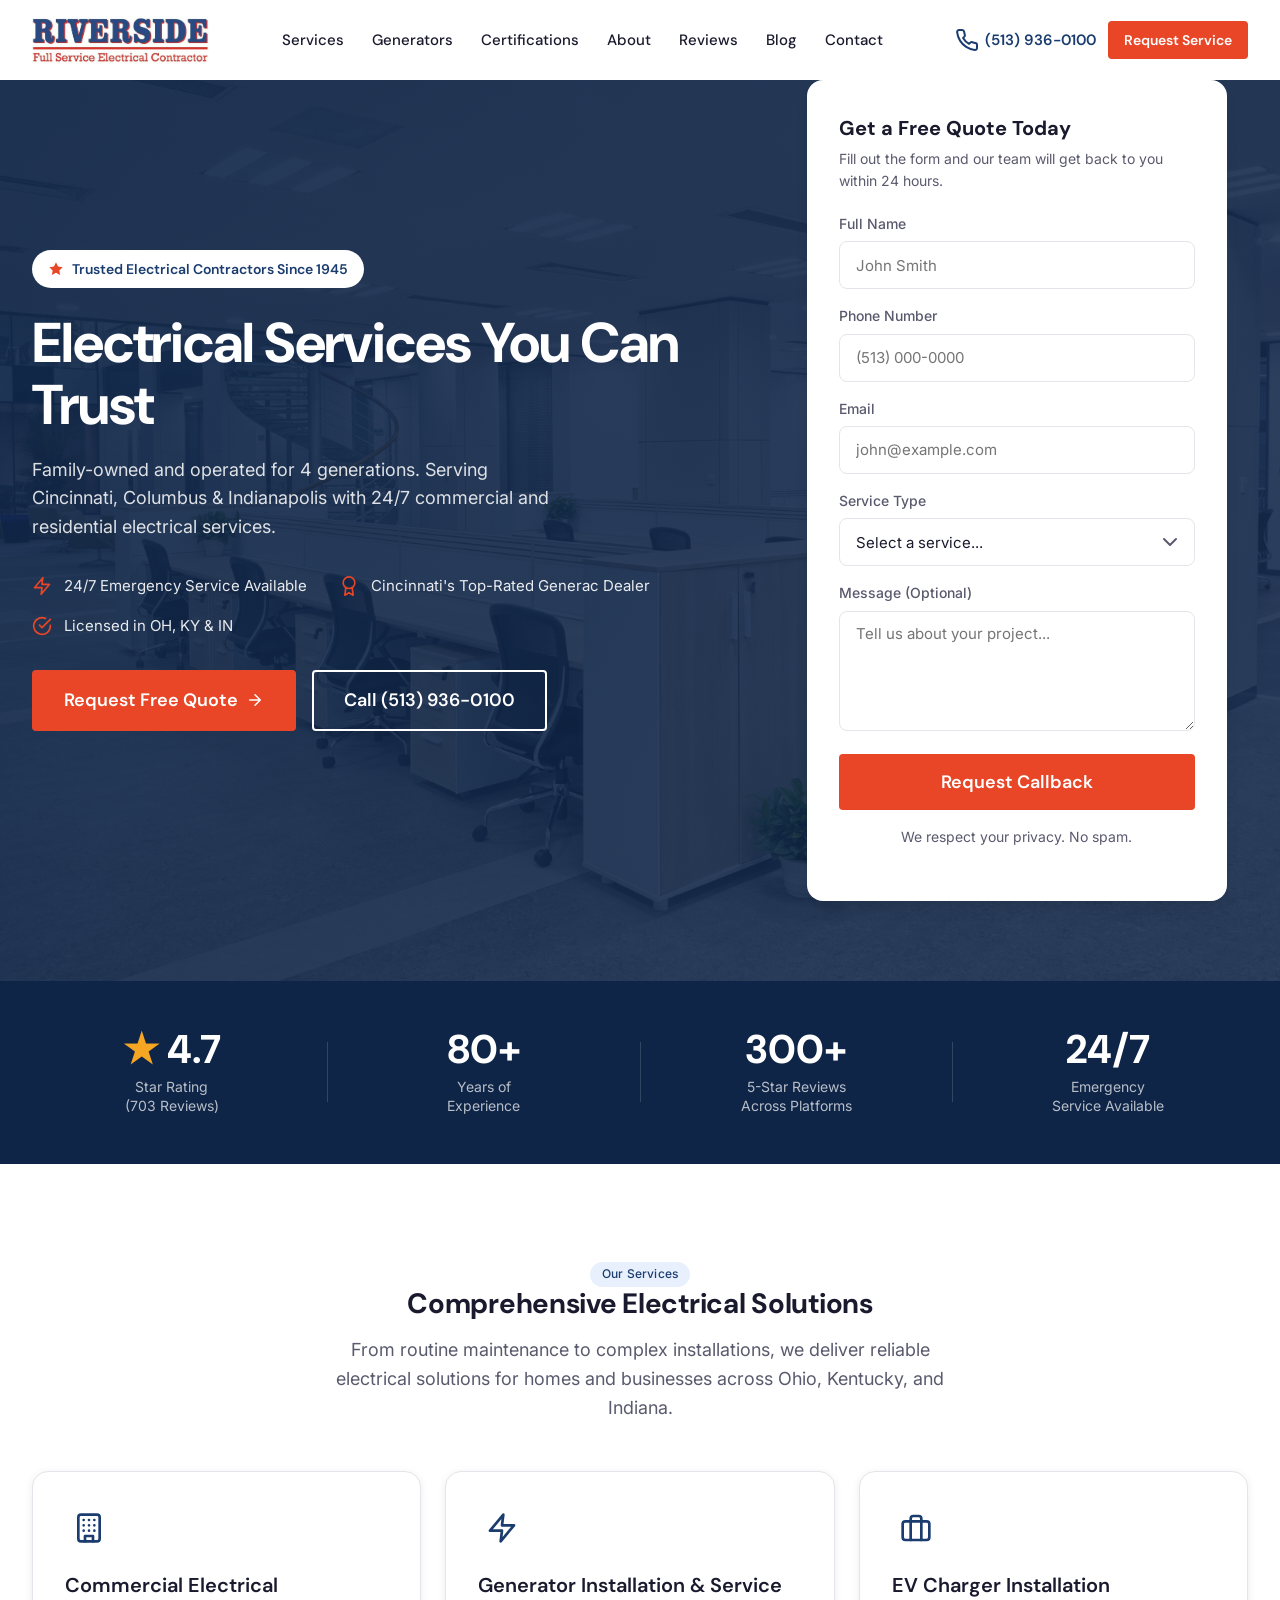
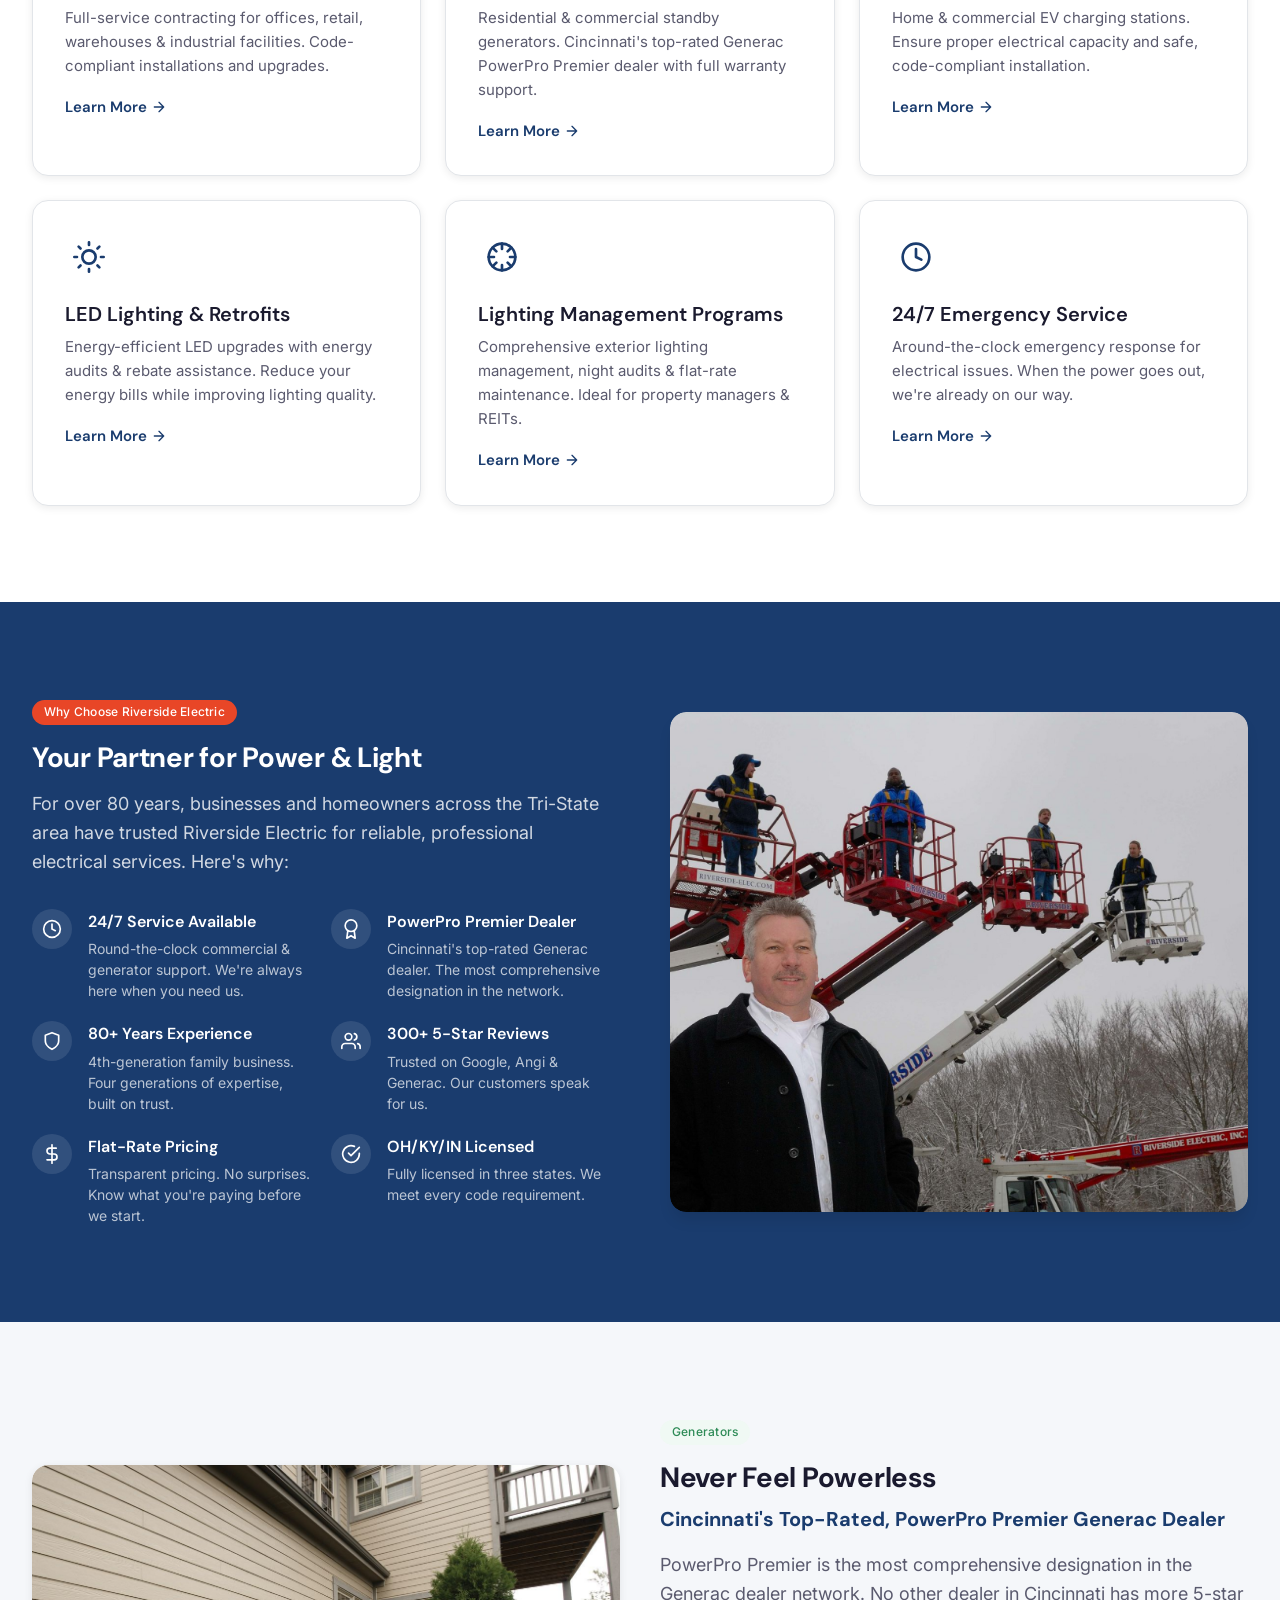
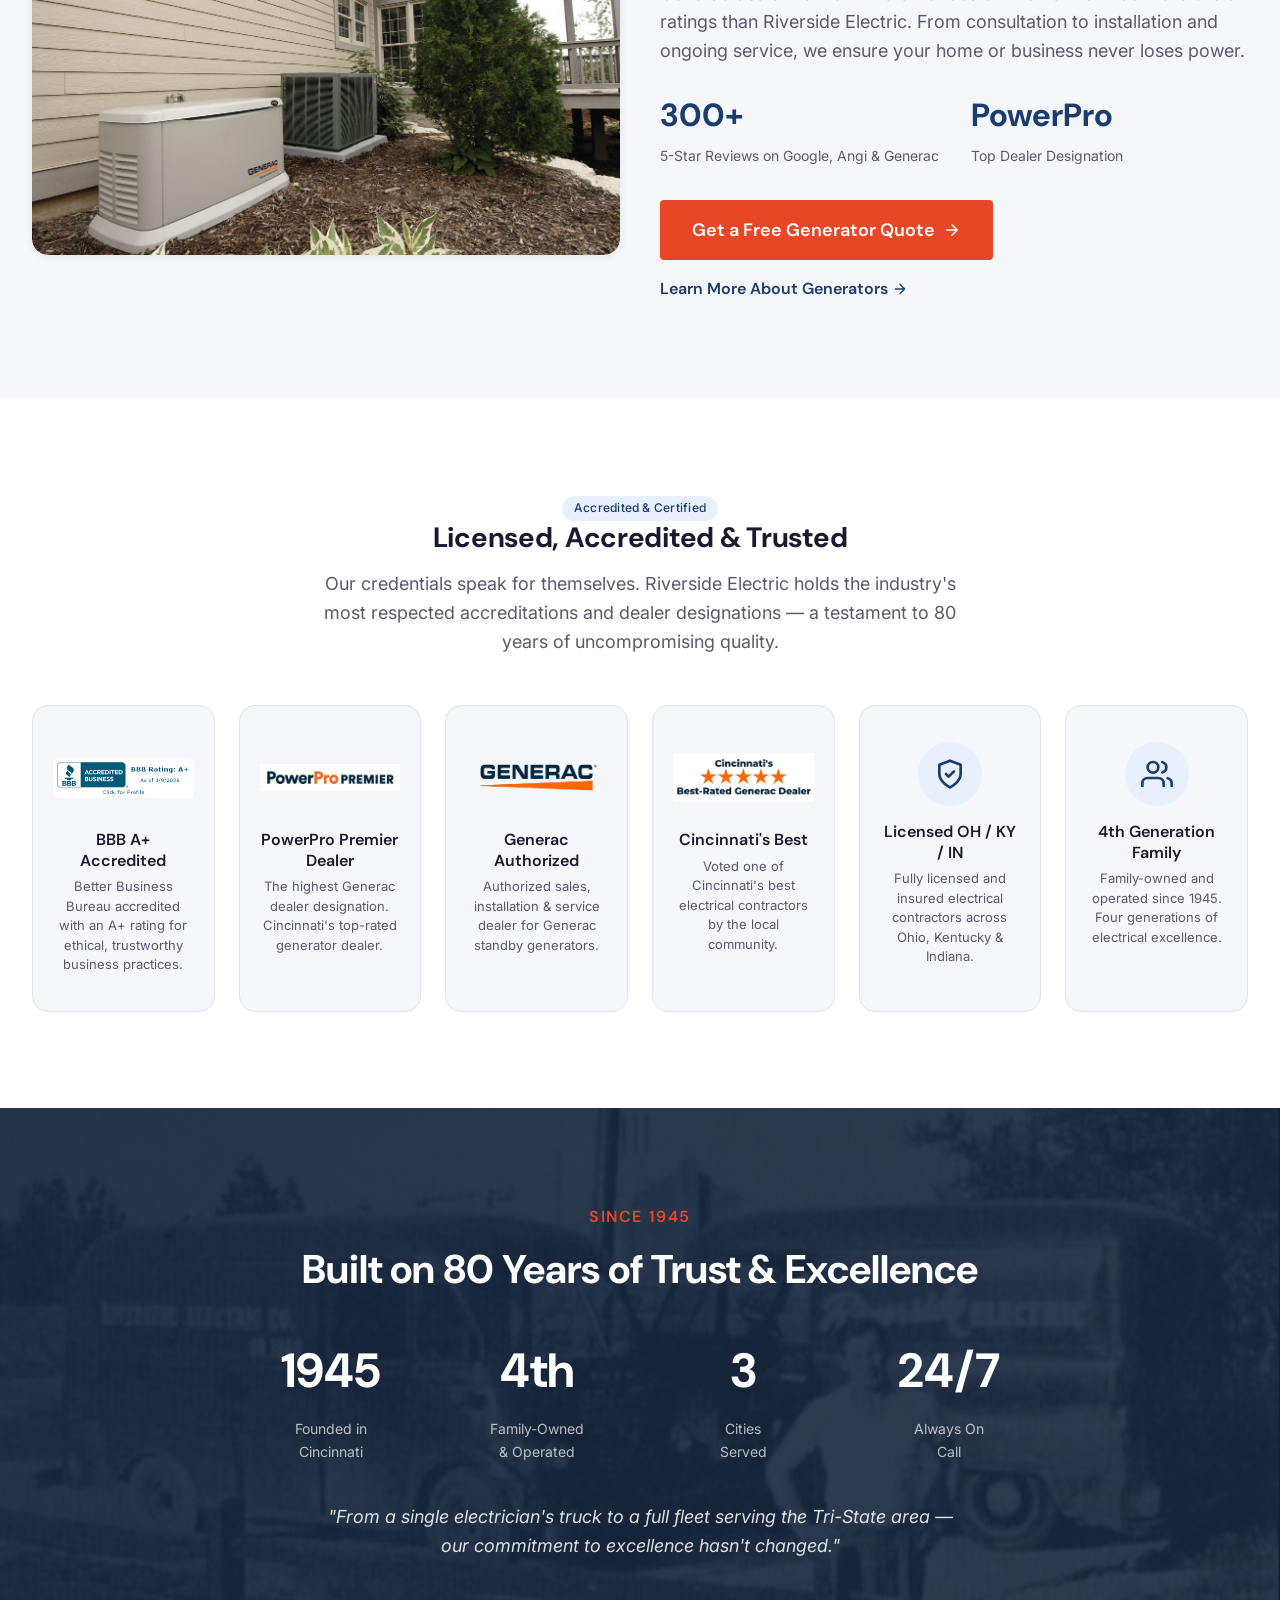
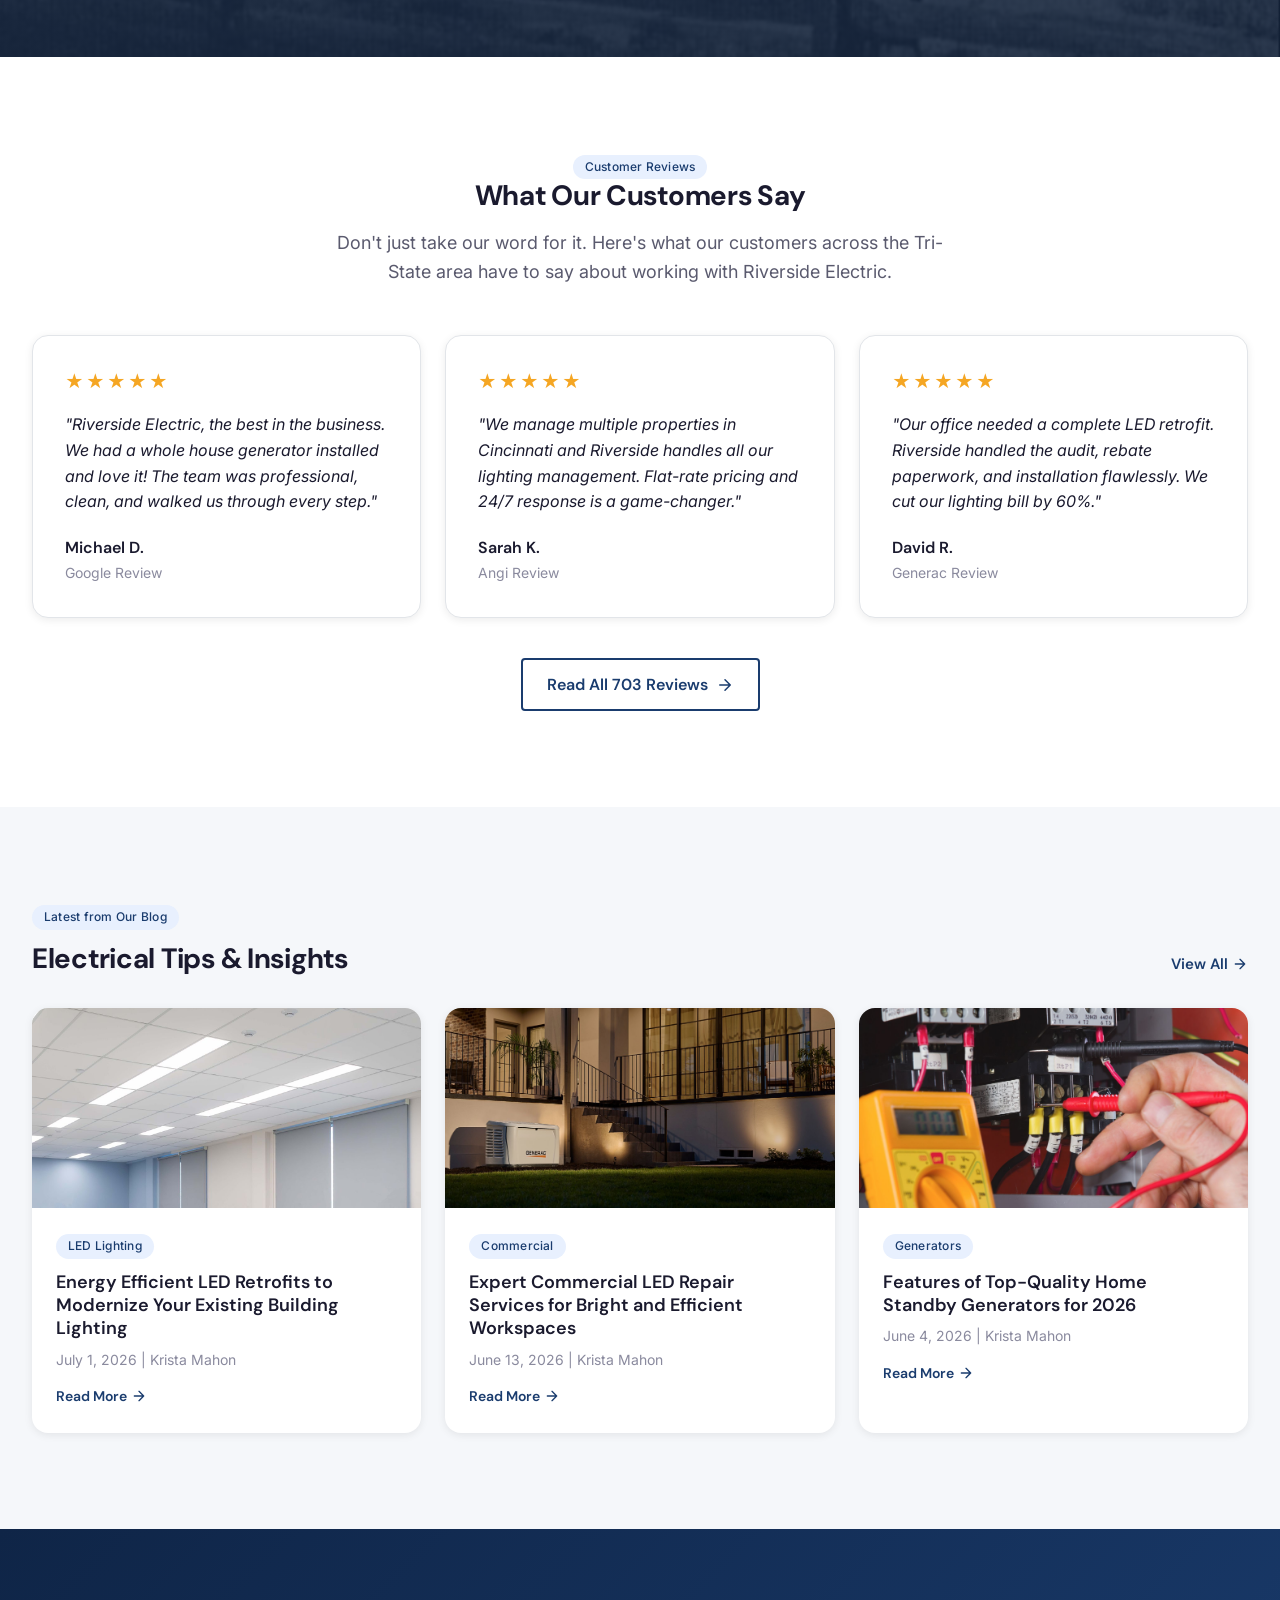
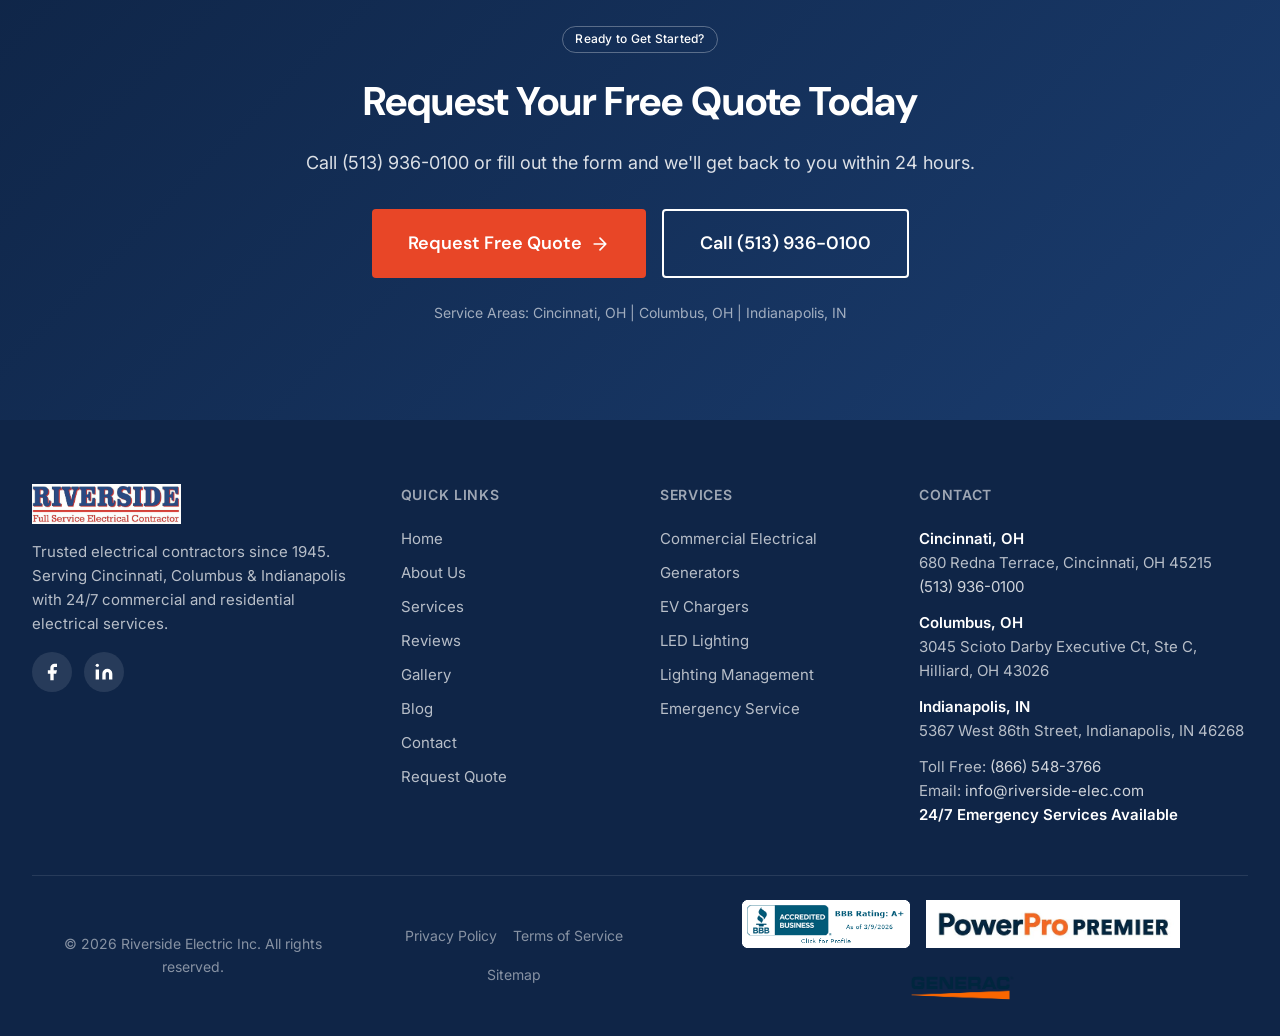
<file: index.html>
<!DOCTYPE html>
<html lang="en">
<head>
  <meta charset="UTF-8">
  <meta name="viewport" content="width=device-width, initial-scale=1.0">
  <title>Riverside Electric Inc. | Electrical Services Since 1945</title>
  <meta name="description" content="Family-owned electrical contractors since 1945. Serving Cincinnati, Columbus & Indianapolis with 24/7 commercial and residential electrical services. Top-rated Generac dealer.">
  <link rel="preconnect" href="https://fonts.googleapis.com">
  <link rel="preconnect" href="https://fonts.gstatic.com" crossorigin>
  <link href="https://fonts.googleapis.com/css2?family=DM+Sans:ital,opsz,wght@0,9..40,400;0,9..40,500;0,9..40,600;0,9..40,700;1,9..40,400&family=Inter:wght@400;500;600;700&display=swap" rel="stylesheet">
    <link rel="stylesheet" href="styles.css">
</head>
<body>

  <!-- ===== NAVIGATION ===== -->
  <nav class="nav" id="nav">
    <div class="container nav-inner">
      <a href="index.html" class="nav-logo">
        <img src="./assets/images/logo.png" alt="Riverside Electric Inc." loading="eager">
      </a>
      <div class="nav-links">
        <a href="service.html" class="nav-link">Services</a>
        <a href="#generators" class="nav-link">Generators</a>
        <a href="#certifications" class="nav-link">Certifications</a>
        <a href="about.html" class="nav-link">About</a>
        <a href="#reviews" class="nav-link">Reviews</a>
        <a href="#blog" class="nav-link">Blog</a>
        <a href="contact.html" class="nav-link">Contact</a>
      </div>
      <div class="nav-cta-group">
        <a href="tel:5139360100" class="nav-phone">
          <svg class="icon" width="16" height="16" viewBox="0 0 24 24" fill="none" stroke="currentColor" stroke-width="2" stroke-linecap="round" stroke-linejoin="round"><path d="M22 16.92v3a2 2 0 01-2.18 2 19.79 19.79 0 01-8.63-3.07 19.5 19.5 0 01-6-6 19.79 19.79 0 01-3.07-8.67A2 2 0 014.11 2h3a2 2 0 012 1.72 12.84 12.84 0 00.7 2.81 2 2 0 01-.45 2.11L8.09 9.91a16 16 0 006 6l1.27-1.27a2 2 0 012.11-.45 12.84 12.84 0 002.81.7A2 2 0 0122 16.92z"/></svg>
          (513) 936-0100
        </a>
        <a href="#quote" class="btn btn-primary btn-small">Request Service</a>
      </div>
      <button class="nav-toggle" id="navToggle" aria-label="Toggle menu">
        <span></span><span></span><span></span>
      </button>
    </div>
  </nav>

  <!-- Mobile Menu Overlay -->
  <div class="mobile-menu-overlay" id="mobileOverlay"></div>
  <div class="mobile-menu" id="mobileMenu">
    <button class="mobile-menu-close" id="mobileClose" aria-label="Close menu">
      <svg width="24" height="24" viewBox="0 0 24 24" fill="none" stroke="currentColor" stroke-width="2" stroke-linecap="round" stroke-linejoin="round"><path d="M18 6L6 18M6 6l12 12"/></svg>
    </button>
    <a href="service.html" class="mobile-menu-item">Services <svg width="16" height="16" viewBox="0 0 24 24" fill="none" stroke="currentColor" stroke-width="2" stroke-linecap="round" stroke-linejoin="round"><path d="M9 18l6-6-6-6"/></svg></a>
    <a href="#generators" class="mobile-menu-item">Generators <svg width="16" height="16" viewBox="0 0 24 24" fill="none" stroke="currentColor" stroke-width="2" stroke-linecap="round" stroke-linejoin="round"><path d="M9 18l6-6-6-6"/></svg></a>
    <a href="#certifications" class="mobile-menu-item">Certifications</a>
    <a href="about.html" class="mobile-menu-item">About</a>
    <a href="#reviews" class="mobile-menu-item">Reviews</a>
    <a href="#blog" class="mobile-menu-item">Blog</a>
    <a href="contact.html" class="mobile-menu-item">Contact</a>
    <div class="mobile-menu-bottom">
      <a href="tel:5139360100" class="btn btn-secondary btn-full">Call (513) 936-0100</a>
      <a href="#quote" class="btn btn-primary btn-full">Request Service</a>
    </div>
  </div>

  <!-- ===== HERO ===== -->
  <section class="hero" id="hero">
    <div class="hero-bg"></div>
    <div class="container hero-content">
      <div class="hero-grid">
        <div class="hero-text">
          <div class="hero-badge anim-fade-in-up anim-delay-1">
            <svg class="badge-icon" width="16" height="16" viewBox="0 0 24 24" fill="currentColor"><path d="M12 2l3.09 6.26L22 9.27l-5 4.87 1.18 6.88L12 17.77l-6.18 3.25L7 14.14 2 9.27l6.91-1.01L12 2z"/></svg>
            Trusted Electrical Contractors Since 1945
          </div>
          <h1 class="hero-title anim-fade-in-up anim-delay-2">Electrical Services You Can Trust</h1>
          <p class="hero-subtitle anim-fade-in-up anim-delay-3">Family-owned and operated for 4 generations. Serving Cincinnati, Columbus & Indianapolis with 24/7 commercial and residential electrical services.</p>
          <div class="hero-features anim-fade-in-up anim-delay-4">
            <div class="hero-feature">
              <svg class="feature-icon" width="20" height="20" viewBox="0 0 24 24" fill="none" stroke="currentColor" stroke-width="2" stroke-linecap="round" stroke-linejoin="round"><path d="M13 2L3 14h9l-1 8 10-12h-9l1-8z"/></svg>
              <span>24/7 Emergency Service Available</span>
            </div>
            <div class="hero-feature">
              <svg class="feature-icon" width="20" height="20" viewBox="0 0 24 24" fill="none" stroke="currentColor" stroke-width="2" stroke-linecap="round" stroke-linejoin="round"><circle cx="12" cy="8" r="7"/><polyline points="8.21 13.89 7 23 12 20 17 23 15.79 13.88"/></svg>
              <span>Cincinnati's Top-Rated Generac Dealer</span>
            </div>
            <div class="hero-feature">
              <svg class="feature-icon" width="20" height="20" viewBox="0 0 24 24" fill="none" stroke="currentColor" stroke-width="2" stroke-linecap="round" stroke-linejoin="round"><path d="M22 11.08V12a10 10 0 11-5.93-9.14"/><polyline points="22 4 12 14.01 9 11.01"/></svg>
              <span>Licensed in OH, KY & IN</span>
            </div>
          </div>
          <div class="hero-cta-group anim-fade-in-up anim-delay-5">
            <a href="#quote" class="btn btn-primary">Request Free Quote <svg class="arrow-icon" width="18" height="18" viewBox="0 0 24 24" fill="none" stroke="currentColor" stroke-width="2" stroke-linecap="round" stroke-linejoin="round"><path d="M5 12h14M12 5l7 7-7 7"/></svg></a>
            <a href="tel:5139360100" class="btn btn-ghost">Call (513) 936-0100</a>
          </div>
        </div>
        <div class="hero-form anim-fade-in-up anim-delay-5">
          <div class="hero-form-card">
            <h3>Get a Free Quote Today</h3>
            <p>Fill out the form and our team will get back to you within 24 hours.</p>
            <form id="quoteForm" onsubmit="event.preventDefault(); return false;">
              <div class="form-field">
                <label class="form-label">Full Name</label>
                <input type="text" class="form-input" placeholder="John Smith" required>
              </div>
              <div class="form-field">
                <label class="form-label">Phone Number</label>
                <input type="tel" class="form-input" placeholder="(513) 000-0000" required>
              </div>
              <div class="form-field">
                <label class="form-label">Email</label>
                <input type="email" class="form-input" placeholder="john@example.com" required>
              </div>
              <div class="form-field">
                <label class="form-label">Service Type</label>
                <select class="form-select">
                  <option>Select a service...</option>
                  <option>Commercial Electrical</option>
                  <option>Generator Installation</option>
                  <option>EV Charger Installation</option>
                  <option>LED Lighting & Retrofits</option>
                  <option>Lighting Management</option>
                  <option>Emergency Service</option>
                  <option>Other</option>
                </select>
              </div>
              <div class="form-field">
                <label class="form-label">Message (Optional)</label>
                <textarea class="form-textarea" placeholder="Tell us about your project..."></textarea>
              </div>
              <button type="submit" class="btn btn-primary btn-full">Request Callback</button>
            </form>
            <p class="form-note">We respect your privacy. No spam.</p>
          </div>
        </div>
      </div>
    </div>
  </section>

  <!-- ===== TRUST BAR ===== -->
  <section class="trust-bar" id="trust">
    <div class="container">
      <div class="trust-grid reveal">
        <div class="trust-item">
          <div class="trust-number"><span class="star">&#9733;</span> 4.7</div>
          <div class="trust-label">Star Rating<br>(703 Reviews)</div>
        </div>
        <div class="trust-divider"></div>
        <div class="trust-item">
          <div class="trust-number">80+</div>
          <div class="trust-label">Years of<br>Experience</div>
        </div>
        <div class="trust-divider"></div>
        <div class="trust-item">
          <div class="trust-number">300+</div>
          <div class="trust-label">5-Star Reviews<br>Across Platforms</div>
        </div>
        <div class="trust-divider"></div>
        <div class="trust-item">
          <div class="trust-number">24/7</div>
          <div class="trust-label">Emergency<br>Service Available</div>
        </div>
      </div>
    </div>
  </section>

  <!-- ===== SERVICES ===== -->
  <section class="section" id="services">
    <div class="container">
      <div class="section-heading reveal">
        <span class="tag tag-category">Our Services</span>
        <h2 class="section-title">Comprehensive Electrical Solutions</h2>
        <p class="section-desc">From routine maintenance to complex installations, we deliver reliable electrical solutions for homes and businesses across Ohio, Kentucky, and Indiana.</p>
      </div>
      <div class="services-grid reveal-stagger">
        <div class="card reveal-item">
          <div class="card-icon">
            <svg viewBox="0 0 24 24" fill="none" stroke="currentColor" stroke-width="2" stroke-linecap="round" stroke-linejoin="round"><rect x="4" y="2" width="16" height="20" rx="2" ry="2"/><path d="M9 22v-4h6v4"/><path d="M8 6h.01M12 6h.01M16 6h.01M8 10h.01M12 10h.01M16 10h.01M8 14h.01M12 14h.01M16 14h.01"/></svg>
          </div>
          <h3 class="card-title">Commercial Electrical</h3>
          <p class="card-text">Full-service contracting for offices, retail, warehouses & industrial facilities. Code-compliant installations and upgrades.</p>
          <a href="#" class="card-link">Learn More <svg width="16" height="16" viewBox="0 0 24 24" fill="none" stroke="currentColor" stroke-width="2" stroke-linecap="round" stroke-linejoin="round"><path d="M5 12h14M12 5l7 7-7 7"/></svg></a>
        </div>
        <div class="card reveal-item">
          <div class="card-icon">
            <svg viewBox="0 0 24 24" fill="none" stroke="currentColor" stroke-width="2" stroke-linecap="round" stroke-linejoin="round"><path d="M13 2L3 14h9l-1 8 10-12h-9l1-8z"/></svg>
          </div>
          <h3 class="card-title">Generator Installation & Service</h3>
          <p class="card-text">Residential & commercial standby generators. Cincinnati's top-rated Generac PowerPro Premier dealer with full warranty support.</p>
          <a href="#" class="card-link">Learn More <svg width="16" height="16" viewBox="0 0 24 24" fill="none" stroke="currentColor" stroke-width="2" stroke-linecap="round" stroke-linejoin="round"><path d="M5 12h14M12 5l7 7-7 7"/></svg></a>
        </div>
        <div class="card reveal-item">
          <div class="card-icon">
            <svg viewBox="0 0 24 24" fill="none" stroke="currentColor" stroke-width="2" stroke-linecap="round" stroke-linejoin="round"><rect x="2" y="7" width="20" height="14" rx="2" ry="2"/><path d="M16 21V5a2 2 0 00-2-2h-4a2 2 0 00-2 2v16"/></svg>
          </div>
          <h3 class="card-title">EV Charger Installation</h3>
          <p class="card-text">Home & commercial EV charging stations. Ensure proper electrical capacity and safe, code-compliant installation.</p>
          <a href="#" class="card-link">Learn More <svg width="16" height="16" viewBox="0 0 24 24" fill="none" stroke="currentColor" stroke-width="2" stroke-linecap="round" stroke-linejoin="round"><path d="M5 12h14M12 5l7 7-7 7"/></svg></a>
        </div>
        <div class="card reveal-item">
          <div class="card-icon">
            <svg viewBox="0 0 24 24" fill="none" stroke="currentColor" stroke-width="2" stroke-linecap="round" stroke-linejoin="round"><circle cx="12" cy="12" r="5"/><path d="M12 1v2M12 21v2M4.22 4.22l1.42 1.42M18.36 18.36l1.42 1.42M1 12h2M21 12h2M4.22 19.78l1.42-1.42M18.36 5.64l1.42-1.42"/></svg>
          </div>
          <h3 class="card-title">LED Lighting & Retrofits</h3>
          <p class="card-text">Energy-efficient LED upgrades with energy audits & rebate assistance. Reduce your energy bills while improving lighting quality.</p>
          <a href="#" class="card-link">Learn More <svg width="16" height="16" viewBox="0 0 24 24" fill="none" stroke="currentColor" stroke-width="2" stroke-linecap="round" stroke-linejoin="round"><path d="M5 12h14M12 5l7 7-7 7"/></svg></a>
        </div>
        <div class="card reveal-item">
          <div class="card-icon">
            <svg viewBox="0 0 24 24" fill="none" stroke="currentColor" stroke-width="2" stroke-linecap="round" stroke-linejoin="round"><circle cx="12" cy="12" r="10"/><path d="M12 2v4M12 18v4M4.93 4.93l2.83 2.83M16.24 16.24l2.83 2.83M2 12h4M18 12h4M4.93 19.07l2.83-2.83M16.24 7.76l2.83-2.83"/></svg>
          </div>
          <h3 class="card-title">Lighting Management Programs</h3>
          <p class="card-text">Comprehensive exterior lighting management, night audits & flat-rate maintenance. Ideal for property managers & REITs.</p>
          <a href="#" class="card-link">Learn More <svg width="16" height="16" viewBox="0 0 24 24" fill="none" stroke="currentColor" stroke-width="2" stroke-linecap="round" stroke-linejoin="round"><path d="M5 12h14M12 5l7 7-7 7"/></svg></a>
        </div>
        <div class="card reveal-item">
          <div class="card-icon">
            <svg viewBox="0 0 24 24" fill="none" stroke="currentColor" stroke-width="2" stroke-linecap="round" stroke-linejoin="round"><circle cx="12" cy="12" r="10"/><polyline points="12 6 12 12 16 14"/></svg>
          </div>
          <h3 class="card-title">24/7 Emergency Service</h3>
          <p class="card-text">Around-the-clock emergency response for electrical issues. When the power goes out, we're already on our way.</p>
          <a href="#" class="card-link">Learn More <svg width="16" height="16" viewBox="0 0 24 24" fill="none" stroke="currentColor" stroke-width="2" stroke-linecap="round" stroke-linejoin="round"><path d="M5 12h14M12 5l7 7-7 7"/></svg></a>
        </div>
      </div>
    </div>
  </section>

  <!-- ===== WHY CHOOSE US ===== -->
  <section class="section section-dark" id="about">
    <div class="container">
      <div class="why-grid reveal">
        <div class="why-content">
          <span class="tag tag-accent">Why Choose Riverside Electric</span>
          <h2 class="section-title" style="margin-top:16px;margin-bottom:16px;">Your Partner for Power & Light</h2>
          <p class="section-desc" style="margin-bottom:32px;text-align:left;">For over 80 years, businesses and homeowners across the Tri-State area have trusted Riverside Electric for reliable, professional electrical services. Here's why:</p>
          <div class="why-features">
            <div class="why-item">
              <div class="why-item-icon"><svg viewBox="0 0 24 24" fill="none" stroke="currentColor" stroke-width="2" stroke-linecap="round" stroke-linejoin="round"><circle cx="12" cy="12" r="10"/><polyline points="12 6 12 12 16 14"/></svg></div>
              <div>
                <div class="why-item-title">24/7 Service Available</div>
                <div class="why-item-text">Round-the-clock commercial & generator support. We're always here when you need us.</div>
              </div>
            </div>
            <div class="why-item">
              <div class="why-item-icon"><svg viewBox="0 0 24 24" fill="none" stroke="currentColor" stroke-width="2" stroke-linecap="round" stroke-linejoin="round"><circle cx="12" cy="8" r="7"/><polyline points="8.21 13.89 7 23 12 20 17 23 15.79 13.88"/></svg></div>
              <div>
                <div class="why-item-title">PowerPro Premier Dealer</div>
                <div class="why-item-text">Cincinnati's top-rated Generac dealer. The most comprehensive designation in the network.</div>
              </div>
            </div>
            <div class="why-item">
              <div class="why-item-icon"><svg viewBox="0 0 24 24" fill="none" stroke="currentColor" stroke-width="2" stroke-linecap="round" stroke-linejoin="round"><path d="M12 22s8-4 8-10V5l-8-3-8 3v7c0 6 8 10 8 10z"/></svg></div>
              <div>
                <div class="why-item-title">80+ Years Experience</div>
                <div class="why-item-text">4th-generation family business. Four generations of expertise, built on trust.</div>
              </div>
            </div>
            <div class="why-item">
              <div class="why-item-icon"><svg viewBox="0 0 24 24" fill="none" stroke="currentColor" stroke-width="2" stroke-linecap="round" stroke-linejoin="round"><path d="M17 21v-2a4 4 0 00-4-4H5a4 4 0 00-4 4v2"/><circle cx="9" cy="7" r="4"/><path d="M23 21v-2a4 4 0 00-3-3.87M16 3.13a4 4 0 010 7.75"/></svg></div>
              <div>
                <div class="why-item-title">300+ 5-Star Reviews</div>
                <div class="why-item-text">Trusted on Google, Angi & Generac. Our customers speak for us.</div>
              </div>
            </div>
            <div class="why-item">
              <div class="why-item-icon"><svg viewBox="0 0 24 24" fill="none" stroke="currentColor" stroke-width="2" stroke-linecap="round" stroke-linejoin="round"><line x1="12" y1="1" x2="12" y2="23"/><path d="M17 5H9.5a3.5 3.5 0 000 7h5a3.5 3.5 0 010 7H6"/></svg></div>
              <div>
                <div class="why-item-title">Flat-Rate Pricing</div>
                <div class="why-item-text">Transparent pricing. No surprises. Know what you're paying before we start.</div>
              </div>
            </div>
            <div class="why-item">
              <div class="why-item-icon"><svg viewBox="0 0 24 24" fill="none" stroke="currentColor" stroke-width="2" stroke-linecap="round" stroke-linejoin="round"><path d="M22 11.08V12a10 10 0 11-5.93-9.14"/><polyline points="22 4 12 14.01 9 11.01"/></svg></div>
              <div>
                <div class="why-item-title">OH/KY/IN Licensed</div>
                <div class="why-item-text">Fully licensed in three states. We meet every code requirement.</div>
              </div>
            </div>
          </div>
        </div>
        <div class="why-image-wrapper reveal">
          <img src="./assets/images/bucket-truck.png" alt="Riverside Electric team with bucket trucks" class="why-image" loading="lazy">
        </div>
      </div>
    </div>
  </section>

  <!-- ===== GENERATOR SPOTLIGHT ===== -->
  <section class="section section-alt" id="generators">
    <div class="container">
      <div class="generator-grid reveal">
        <div class="generator-image-wrapper">
          <img src="./assets/images/generator-1.jpg" alt="Generac home standby generator installed by Riverside Electric" class="generator-image" loading="lazy">
        </div>
        <div>
          <span class="tag tag-success">Generators</span>
          <h2 class="section-title" style="margin-top:16px;margin-bottom:8px;">Never Feel Powerless</h2>
          <h3 style="font-family:var(--font-display);font-size:1.25rem;color:var(--color-primary);margin-bottom:16px;">Cincinnati's Top-Rated, PowerPro Premier Generac Dealer</h3>
          <p style="font-size:1.125rem;color:var(--color-text-secondary);line-height:1.6;margin-bottom:24px;">PowerPro Premier is the most comprehensive designation in the Generac dealer network. No other dealer in Cincinnati has more 5-star ratings than Riverside Electric. From consultation to installation and ongoing service, we ensure your home or business never loses power.</p>
          <div class="generator-stats">
            <div>
              <div class="generator-stat-number">300+</div>
              <div class="generator-stat-label">5-Star Reviews on Google, Angi & Generac</div>
            </div>
            <div>
              <div class="generator-stat-number">PowerPro</div>
              <div class="generator-stat-label">Top Dealer Designation</div>
            </div>
          </div>
          <div style="margin-top:32px;display:flex;flex-wrap:wrap;gap:16px;align-items:center;">
            <a href="#" class="btn btn-primary">Get a Free Generator Quote <svg class="arrow-icon" width="18" height="18" viewBox="0 0 24 24" fill="none" stroke="currentColor" stroke-width="2" stroke-linecap="round" stroke-linejoin="round"><path d="M5 12h14M12 5l7 7-7 7"/></svg></a>
            <a href="#" style="font-family:var(--font-display);font-weight:600;color:var(--color-primary);display:flex;align-items:center;gap:4px;">Learn More About Generators <svg width="16" height="16" viewBox="0 0 24 24" fill="none" stroke="currentColor" stroke-width="2" stroke-linecap="round" stroke-linejoin="round"><path d="M5 12h14M12 5l7 7-7 7"/></svg></a>
          </div>
        </div>
      </div>
    </div>
  </section>

  <!-- ===== CERTIFICATIONS ===== -->
  <section class="section" id="certifications">
    <div class="container">
      <div class="section-heading reveal">
        <span class="tag tag-category">Accredited & Certified</span>
        <h2 class="section-title">Licensed, Accredited & Trusted</h2>
        <p class="section-desc">Our credentials speak for themselves. Riverside Electric holds the industry's most respected accreditations and dealer designations &mdash; a testament to 80 years of uncompromising quality.</p>
      </div>
      <div class="cert-grid reveal-stagger">
        <div class="cert-card reveal-item">
          <img src="./assets/images/bbb-badge.png" alt="BBB A+ Accredited Business" class="cert-badge-img" loading="lazy">
          <div class="cert-title">BBB A+ Accredited</div>
          <div class="cert-desc">Better Business Bureau accredited with an A+ rating for ethical, trustworthy business practices.</div>
        </div>
        <div class="cert-card reveal-item">
          <img src="./assets/images/powerpro-badge.jpg" alt="Generac PowerPro Premier Dealer" class="cert-badge-img" loading="lazy">
          <div class="cert-title">PowerPro Premier Dealer</div>
          <div class="cert-desc">The highest Generac dealer designation. Cincinnati's top-rated generator dealer.</div>
        </div>
        <div class="cert-card reveal-item">
          <img src="./assets/images/generac-badge.png" alt="Generac Authorized Dealer" class="cert-badge-img" loading="lazy">
          <div class="cert-title">Generac Authorized</div>
          <div class="cert-desc">Authorized sales, installation &amp; service dealer for Generac standby generators.</div>
        </div>
        <div class="cert-card reveal-item">
          <img src="./assets/images/cinci-best.png" alt="Cincinnati's Best" class="cert-badge-img" loading="lazy">
          <div class="cert-title">Cincinnati's Best</div>
          <div class="cert-desc">Voted one of Cincinnati's best electrical contractors by the local community.</div>
        </div>
        <div class="cert-card reveal-item">
          <div class="cert-icon-wrap">
            <svg viewBox="0 0 24 24" fill="none" stroke="currentColor" stroke-width="2" stroke-linecap="round" stroke-linejoin="round"><path d="M12 22s8-4 8-10V5l-8-3-8 3v7c0 6 8 10 8 10z"/><path d="M9 12l2 2 4-4"/></svg>
          </div>
          <div class="cert-title">Licensed OH / KY / IN</div>
          <div class="cert-desc">Fully licensed and insured electrical contractors across Ohio, Kentucky &amp; Indiana.</div>
        </div>
        <div class="cert-card reveal-item">
          <div class="cert-icon-wrap">
            <svg viewBox="0 0 24 24" fill="none" stroke="currentColor" stroke-width="2" stroke-linecap="round" stroke-linejoin="round"><path d="M17 21v-2a4 4 0 00-4-4H5a4 4 0 00-4 4v2"/><circle cx="9" cy="7" r="4"/><path d="M23 21v-2a4 4 0 00-3-3.87M16 3.13a4 4 0 010 7.75"/></svg>
          </div>
          <div class="cert-title">4th Generation Family</div>
          <div class="cert-desc">Family-owned and operated since 1945. Four generations of electrical excellence.</div>
        </div>
      </div>
    </div>
  </section>

  <!-- ===== HERITAGE / STATS ===== -->
  <section class="heritage" id="heritage">
    <div class="heritage-bg"></div>
    <div class="container heritage-content">
      <div class="reveal">
        <div class="heritage-year">Since 1945</div>
        <h2 class="heritage-title">Built on 80 Years of Trust & Excellence</h2>
        <div class="heritage-stats">
          <div class="heritage-stat">
            <div class="heritage-stat-number">1945</div>
            <div class="heritage-stat-label">Founded in<br>Cincinnati</div>
          </div>
          <div class="heritage-stat">
            <div class="heritage-stat-number">4th</div>
            <div class="heritage-stat-label">Family-Owned<br>& Operated</div>
          </div>
          <div class="heritage-stat">
            <div class="heritage-stat-number">3</div>
            <div class="heritage-stat-label">Cities<br>Served</div>
          </div>
          <div class="heritage-stat">
            <div class="heritage-stat-number">24/7</div>
            <div class="heritage-stat-label">Always On<br>Call</div>
          </div>
        </div>
        <p class="heritage-quote">"From a single electrician's truck to a full fleet serving the Tri-State area &mdash; our commitment to excellence hasn't changed."</p>
      </div>
    </div>
  </section>

  <!-- ===== TESTIMONIALS ===== -->
  <section class="section" id="reviews">
    <div class="container">
      <div class="section-heading reveal">
        <span class="tag tag-category">Customer Reviews</span>
        <h2 class="section-title">What Our Customers Say</h2>
        <p class="section-desc">Don't just take our word for it. Here's what our customers across the Tri-State area have to say about working with Riverside Electric.</p>
      </div>
      <div class="testimonials-grid reveal-stagger">
        <div class="testimonial-card reveal-item">
          <div class="testimonial-stars">&#9733;&#9733;&#9733;&#9733;&#9733;</div>
          <p class="testimonial-text">"Riverside Electric, the best in the business. We had a whole house generator installed and love it! The team was professional, clean, and walked us through every step."</p>
          <div class="testimonial-author">Michael D.</div>
          <div class="testimonial-source">Google Review</div>
        </div>
        <div class="testimonial-card reveal-item">
          <div class="testimonial-stars">&#9733;&#9733;&#9733;&#9733;&#9733;</div>
          <p class="testimonial-text">"We manage multiple properties in Cincinnati and Riverside handles all our lighting management. Flat-rate pricing and 24/7 response is a game-changer."</p>
          <div class="testimonial-author">Sarah K.</div>
          <div class="testimonial-source">Angi Review</div>
        </div>
        <div class="testimonial-card reveal-item">
          <div class="testimonial-stars">&#9733;&#9733;&#9733;&#9733;&#9733;</div>
          <p class="testimonial-text">"Our office needed a complete LED retrofit. Riverside handled the audit, rebate paperwork, and installation flawlessly. We cut our lighting bill by 60%."</p>
          <div class="testimonial-author">David R.</div>
          <div class="testimonial-source">Generac Review</div>
        </div>
      </div>
      <div style="text-align:center;margin-top:40px;" class="reveal">
        <a href="#" class="btn btn-secondary">Read All 703 Reviews <svg class="arrow-icon" width="18" height="18" viewBox="0 0 24 24" fill="none" stroke="currentColor" stroke-width="2" stroke-linecap="round" stroke-linejoin="round"><path d="M5 12h14M12 5l7 7-7 7"/></svg></a>
      </div>
    </div>
  </section>

  <!-- ===== BLOG ===== -->
  <section class="section section-alt" id="blog">
    <div class="container">
      <div class="blog-header reveal">
        <div>
          <span class="tag tag-category">Latest from Our Blog</span>
          <h2 class="section-title" style="margin-top:12px;">Electrical Tips & Insights</h2>
        </div>
        <a href="#" class="view-all-link">View All <svg width="16" height="16" viewBox="0 0 24 24" fill="none" stroke="currentColor" stroke-width="2" stroke-linecap="round" stroke-linejoin="round"><path d="M5 12h14M12 5l7 7-7 7"/></svg></a>
      </div>
      <div class="blog-grid reveal-stagger">
        <div class="blog-card reveal-item">
          <img src="./assets/images/blog-1.jpg" alt="LED lighting retrofit" class="blog-img" loading="lazy">
          <div class="blog-content">
            <span class="tag tag-category blog-tag">LED Lighting</span>
            <h3 class="blog-title"><a href="#">Energy Efficient LED Retrofits to Modernize Your Existing Building Lighting</a></h3>
            <div class="blog-meta">July 1, 2026 | Krista Mahon</div>
            <a href="#" class="blog-link">Read More <svg width="16" height="16" viewBox="0 0 24 24" fill="none" stroke="currentColor" stroke-width="2" stroke-linecap="round" stroke-linejoin="round"><path d="M5 12h14M12 5l7 7-7 7"/></svg></a>
          </div>
        </div>
        <div class="blog-card reveal-item">
          <img src="./assets/images/blog-2.jpg" alt="Commercial LED repair" class="blog-img" loading="lazy">
          <div class="blog-content">
            <span class="tag tag-category blog-tag">Commercial</span>
            <h3 class="blog-title"><a href="#">Expert Commercial LED Repair Services for Bright and Efficient Workspaces</a></h3>
            <div class="blog-meta">June 13, 2026 | Krista Mahon</div>
            <a href="#" class="blog-link">Read More <svg width="16" height="16" viewBox="0 0 24 24" fill="none" stroke="currentColor" stroke-width="2" stroke-linecap="round" stroke-linejoin="round"><path d="M5 12h14M12 5l7 7-7 7"/></svg></a>
          </div>
        </div>
        <div class="blog-card reveal-item">
          <img src="./assets/images/lighting.jpg" alt="Home standby generator" class="blog-img" loading="lazy">
          <div class="blog-content">
            <span class="tag tag-category blog-tag">Generators</span>
            <h3 class="blog-title"><a href="#">Features of Top-Quality Home Standby Generators for 2026</a></h3>
            <div class="blog-meta">June 4, 2026 | Krista Mahon</div>
            <a href="#" class="blog-link">Read More <svg width="16" height="16" viewBox="0 0 24 24" fill="none" stroke="currentColor" stroke-width="2" stroke-linecap="round" stroke-linejoin="round"><path d="M5 12h14M12 5l7 7-7 7"/></svg></a>
          </div>
        </div>
      </div>
    </div>
  </section>

  <!-- ===== CTA SECTION ===== -->
  <section class="section section-cta" id="quote">
    <div class="container">
      <div class="cta-content reveal">
        <span class="tag tag-outline">Ready to Get Started?</span>
        <h2 class="cta-title" style="margin-top:16px;">Request Your Free Quote Today</h2>
        <p class="cta-desc">Call (513) 936-0100 or fill out the form and we'll get back to you within 24 hours.</p>
        <div class="cta-buttons">
          <a href="#" class="btn btn-primary" style="padding:18px 36px;font-size:1.125rem;">Request Free Quote <svg class="arrow-icon" width="20" height="20" viewBox="0 0 24 24" fill="none" stroke="currentColor" stroke-width="2" stroke-linecap="round" stroke-linejoin="round"><path d="M5 12h14M12 5l7 7-7 7"/></svg></a>
          <a href="tel:5139360100" class="btn btn-ghost" style="padding:18px 36px;font-size:1.125rem;">Call (513) 936-0100</a>
        </div>
        <p class="cta-areas">Service Areas: Cincinnati, OH | Columbus, OH | Indianapolis, IN</p>
      </div>
    </div>
  </section>

  <!-- ===== FOOTER ===== -->
  <footer class="footer" id="contact">
    <div class="container">
      <div class="footer-grid">
        <div>
          <div class="footer-logo">
            <img src="./assets/images/logo.png" alt="Riverside Electric Inc.">
          </div>
          <p class="footer-desc">Trusted electrical contractors since 1945. Serving Cincinnati, Columbus & Indianapolis with 24/7 commercial and residential electrical services.</p>
          <div class="footer-socials">
            <a href="#" class="footer-social" aria-label="Facebook">
              <svg viewBox="0 0 24 24" fill="currentColor"><path d="M18 2h-3a5 5 0 00-5 5v3H7v4h3v8h4v-8h3l1-4h-4V7a1 1 0 011-1h3z"/></svg>
            </a>
            <a href="#" class="footer-social" aria-label="LinkedIn">
              <svg viewBox="0 0 24 24" fill="currentColor"><path d="M16 8a6 6 0 016 6v7h-4v-7a2 2 0 00-2-2 2 2 0 00-2 2v7h-4v-7a6 6 0 016-6zM2 9h4v12H2z"/><circle cx="4" cy="4" r="2"/></svg>
            </a>
          </div>
        </div>
        <div>
          <div class="footer-col-title">Quick Links</div>
          <div class="footer-links">
            <a href="index.html" class="footer-link">Home</a>
            <a href="about.html" class="footer-link">About Us</a>
            <a href="service.html" class="footer-link">Services</a>
            <a href="#reviews" class="footer-link">Reviews</a>
            <a href="#" class="footer-link">Gallery</a>
            <a href="#blog" class="footer-link">Blog</a>
            <a href="contact.html" class="footer-link">Contact</a>
            <a href="#quote" class="footer-link">Request Quote</a>
          </div>
        </div>
        <div>
          <div class="footer-col-title">Services</div>
          <div class="footer-links">
            <a href="service.html#commercial" class="footer-link">Commercial Electrical</a>
            <a href="service.html#generators" class="footer-link">Generators</a>
            <a href="service.html#ev" class="footer-link">EV Chargers</a>
            <a href="service.html#led" class="footer-link">LED Lighting</a>
            <a href="service.html#lighting-mgmt" class="footer-link">Lighting Management</a>
            <a href="service.html#emergency" class="footer-link">Emergency Service</a>
          </div>
        </div>
        <div>
          <div class="footer-col-title">Contact</div>
          <div class="footer-contact">
            <p><strong>Cincinnati, OH</strong><br>680 Redna Terrace, Cincinnati, OH 45215<br><a href="tel:5139360100">(513) 936-0100</a></p>
            <p style="margin-top:12px;"><strong>Columbus, OH</strong><br>3045 Scioto Darby Executive Ct, Ste C, Hilliard, OH 43026</p>
            <p style="margin-top:12px;"><strong>Indianapolis, IN</strong><br>5367 West 86th Street, Indianapolis, IN 46268</p>
            <p style="margin-top:12px;">Toll Free: <a href="tel:8665483766">(866) 548-3766</a><br>Email: <a href="mailto:info@riverside-elec.com">info@riverside-elec.com</a><br><strong>24/7 Emergency Services Available</strong></p>
          </div>
        </div>
      </div>
      <div class="footer-bottom">
        <div class="footer-copyright">&copy; 2026 Riverside Electric Inc. All rights reserved.</div>
        <div class="footer-legal">
          <a href="#">Privacy Policy</a>
          <a href="#">Terms of Service</a>
          <a href="#">Sitemap</a>
        </div>
        <div class="footer-badges">
          <img src="./assets/images/bbb-badge.png" alt="BBB A+ Rating">
          <img src="./assets/images/powerpro-badge.jpg" alt="Generac PowerPro Premier">
          <img src="./assets/images/generac-badge.png" alt="Generac Authorized Dealer">
        </div>
      </div>
    </div>
  </footer>

  <!-- Mobile Bottom CTA Bar -->
  <div class="mobile-cta-bar">
    <a href="tel:5139360100" class="btn btn-secondary btn-full">Call Now</a>
    <a href="#quote" class="btn btn-primary btn-full">Request Service</a>
  </div>

  <!-- ===== SCRIPTS ===== -->
    <script src="main.js"></script>
</body>
</html>
</file>
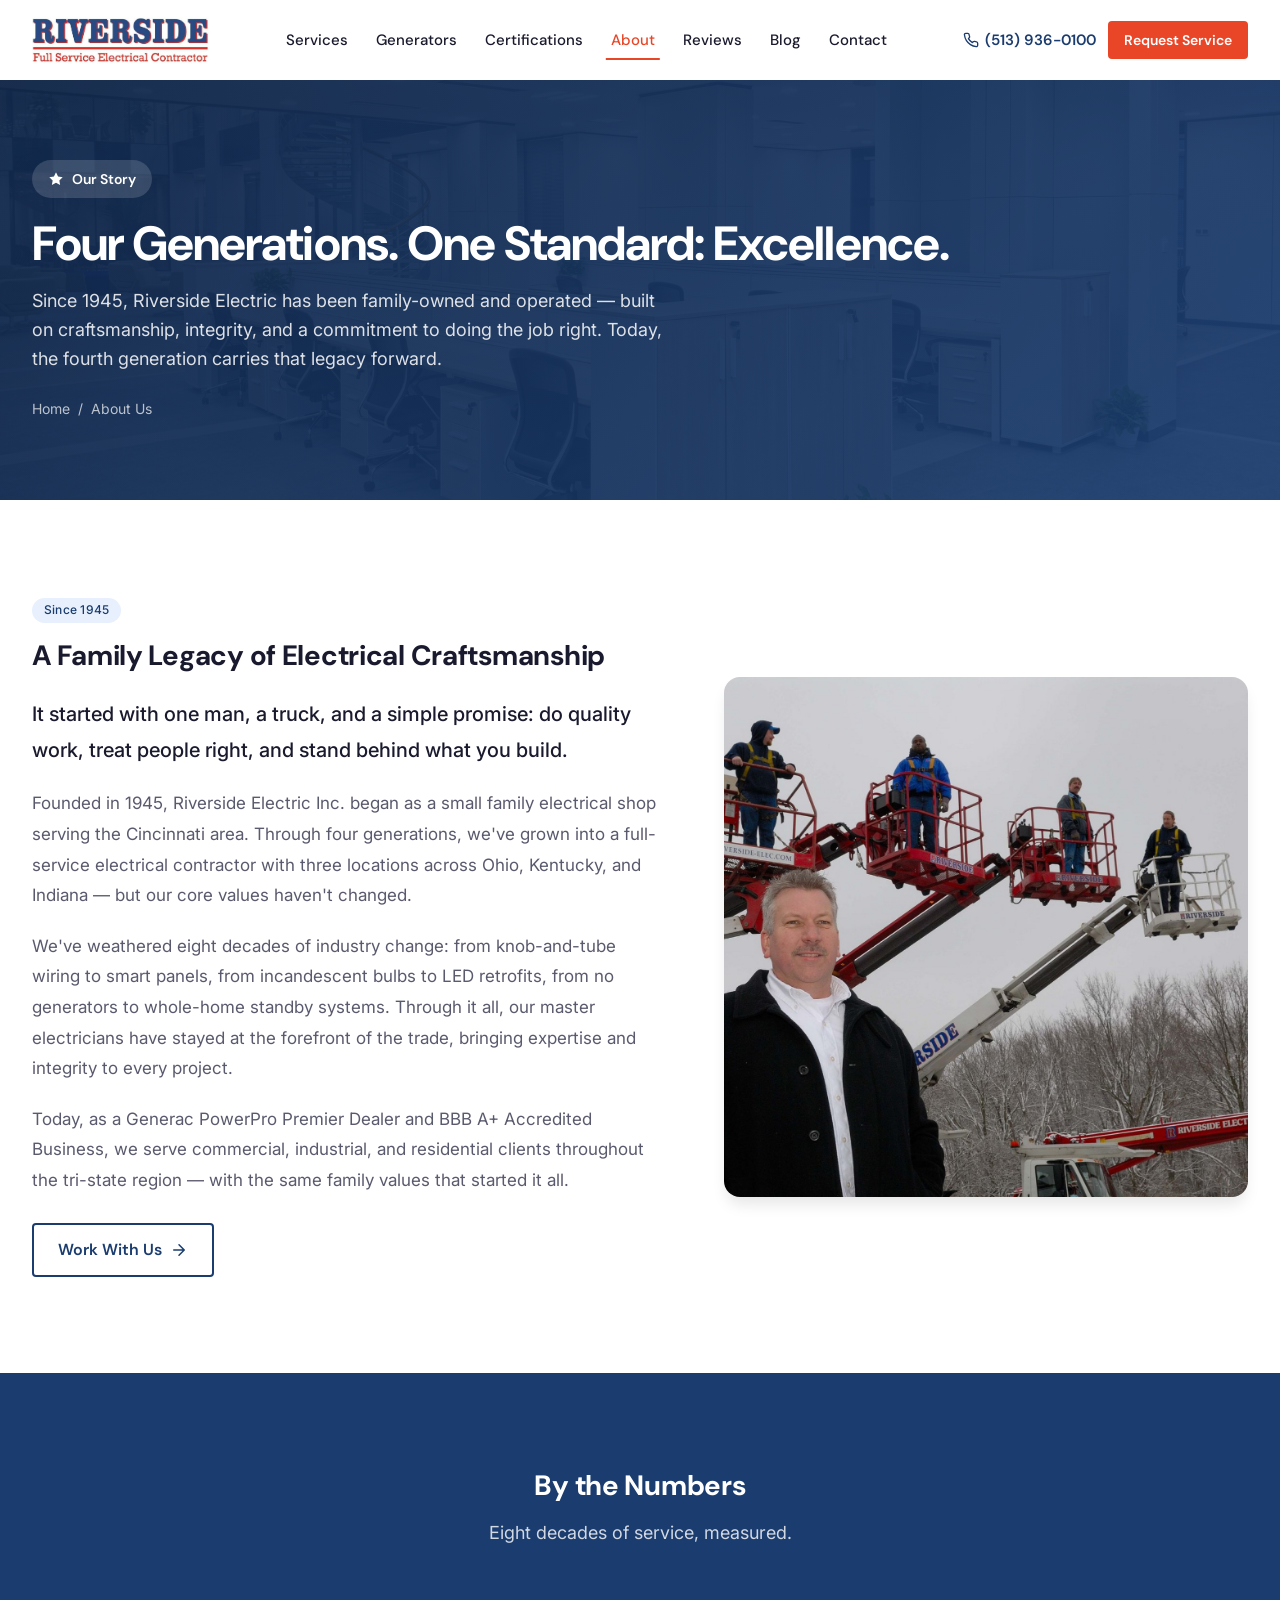
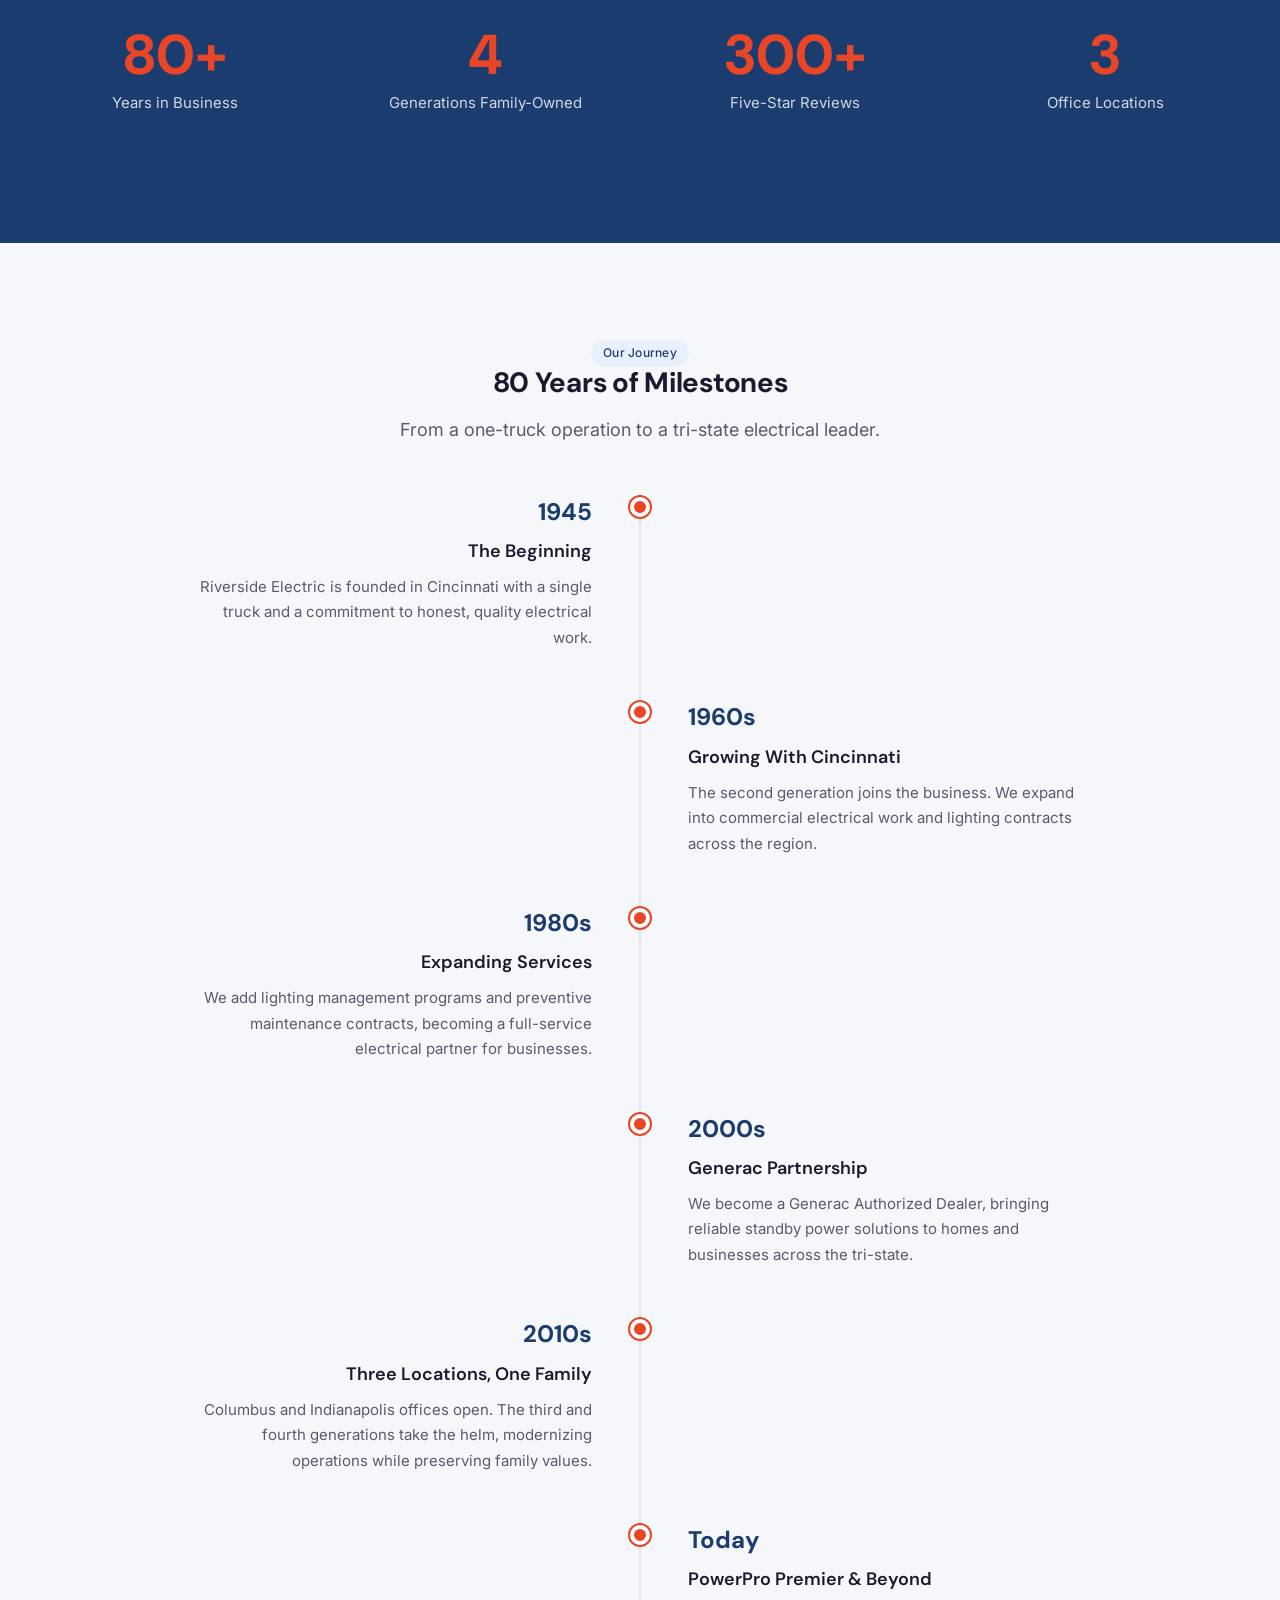
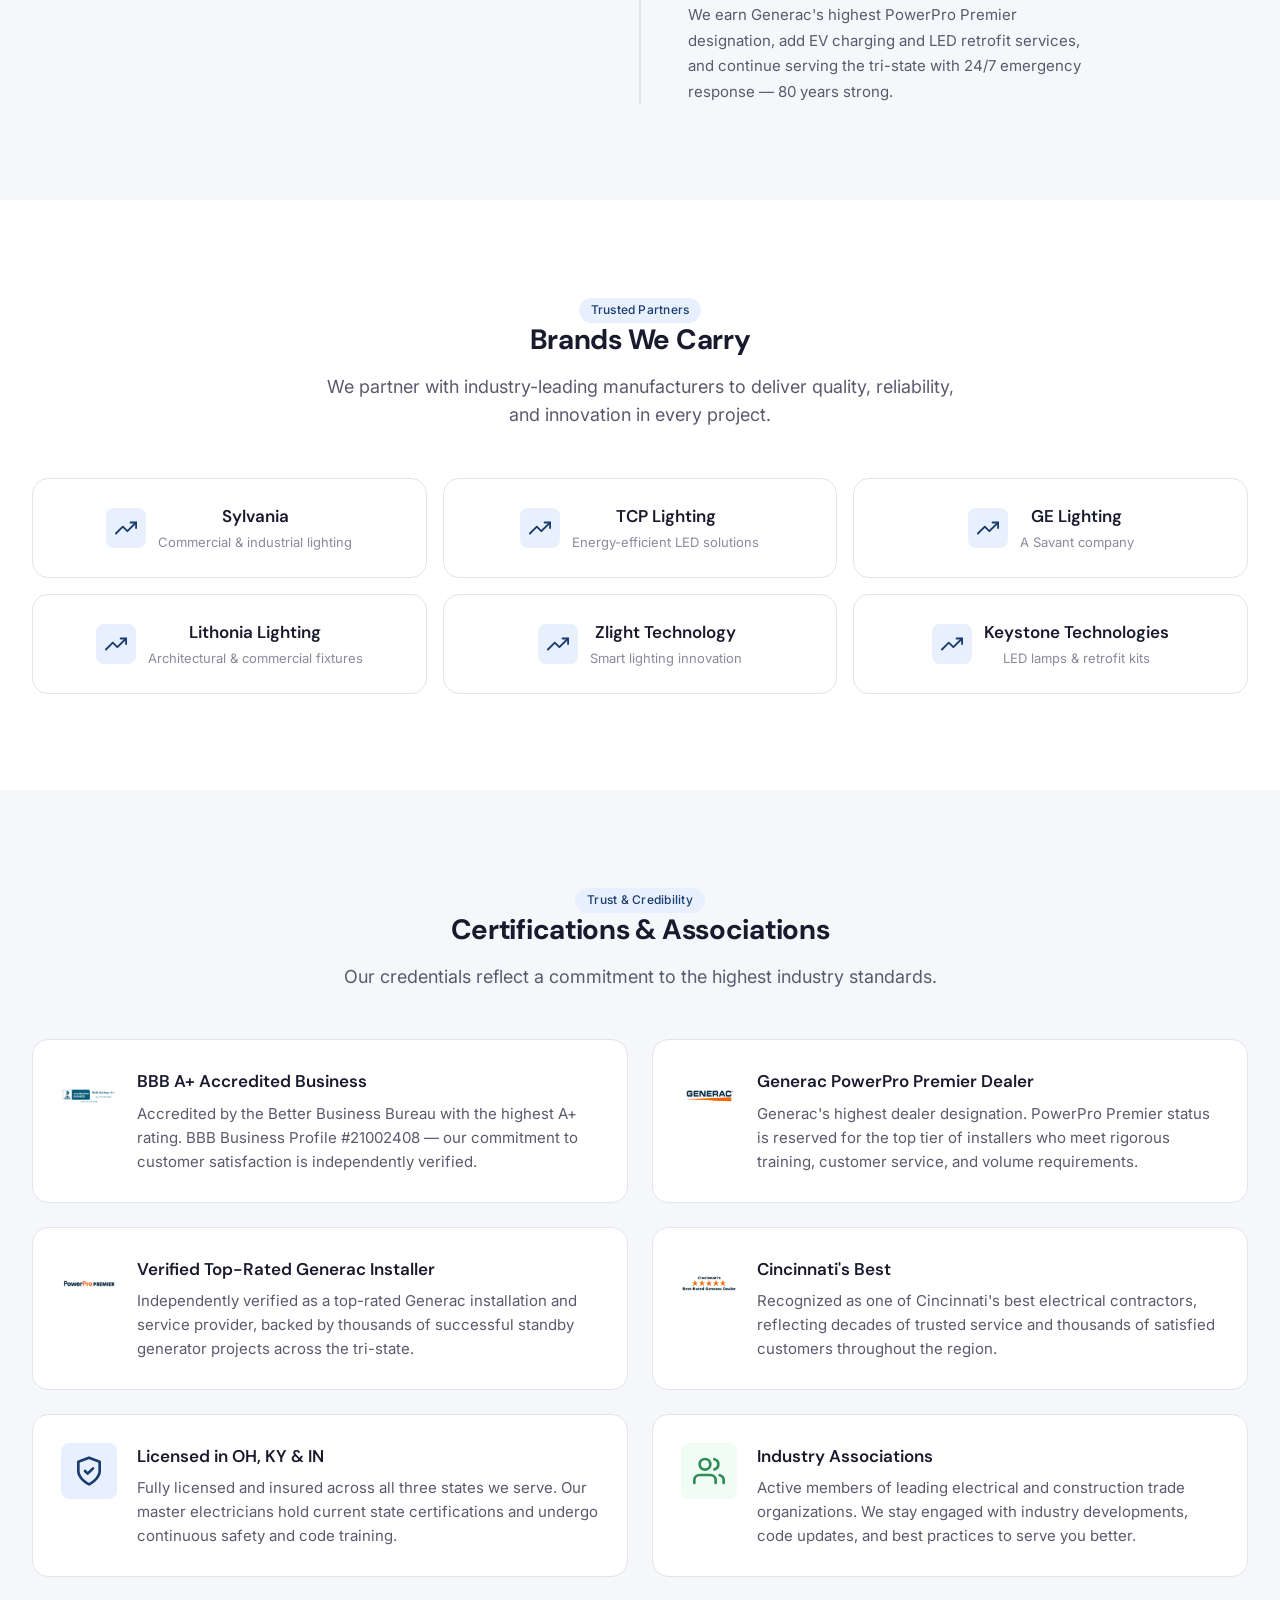
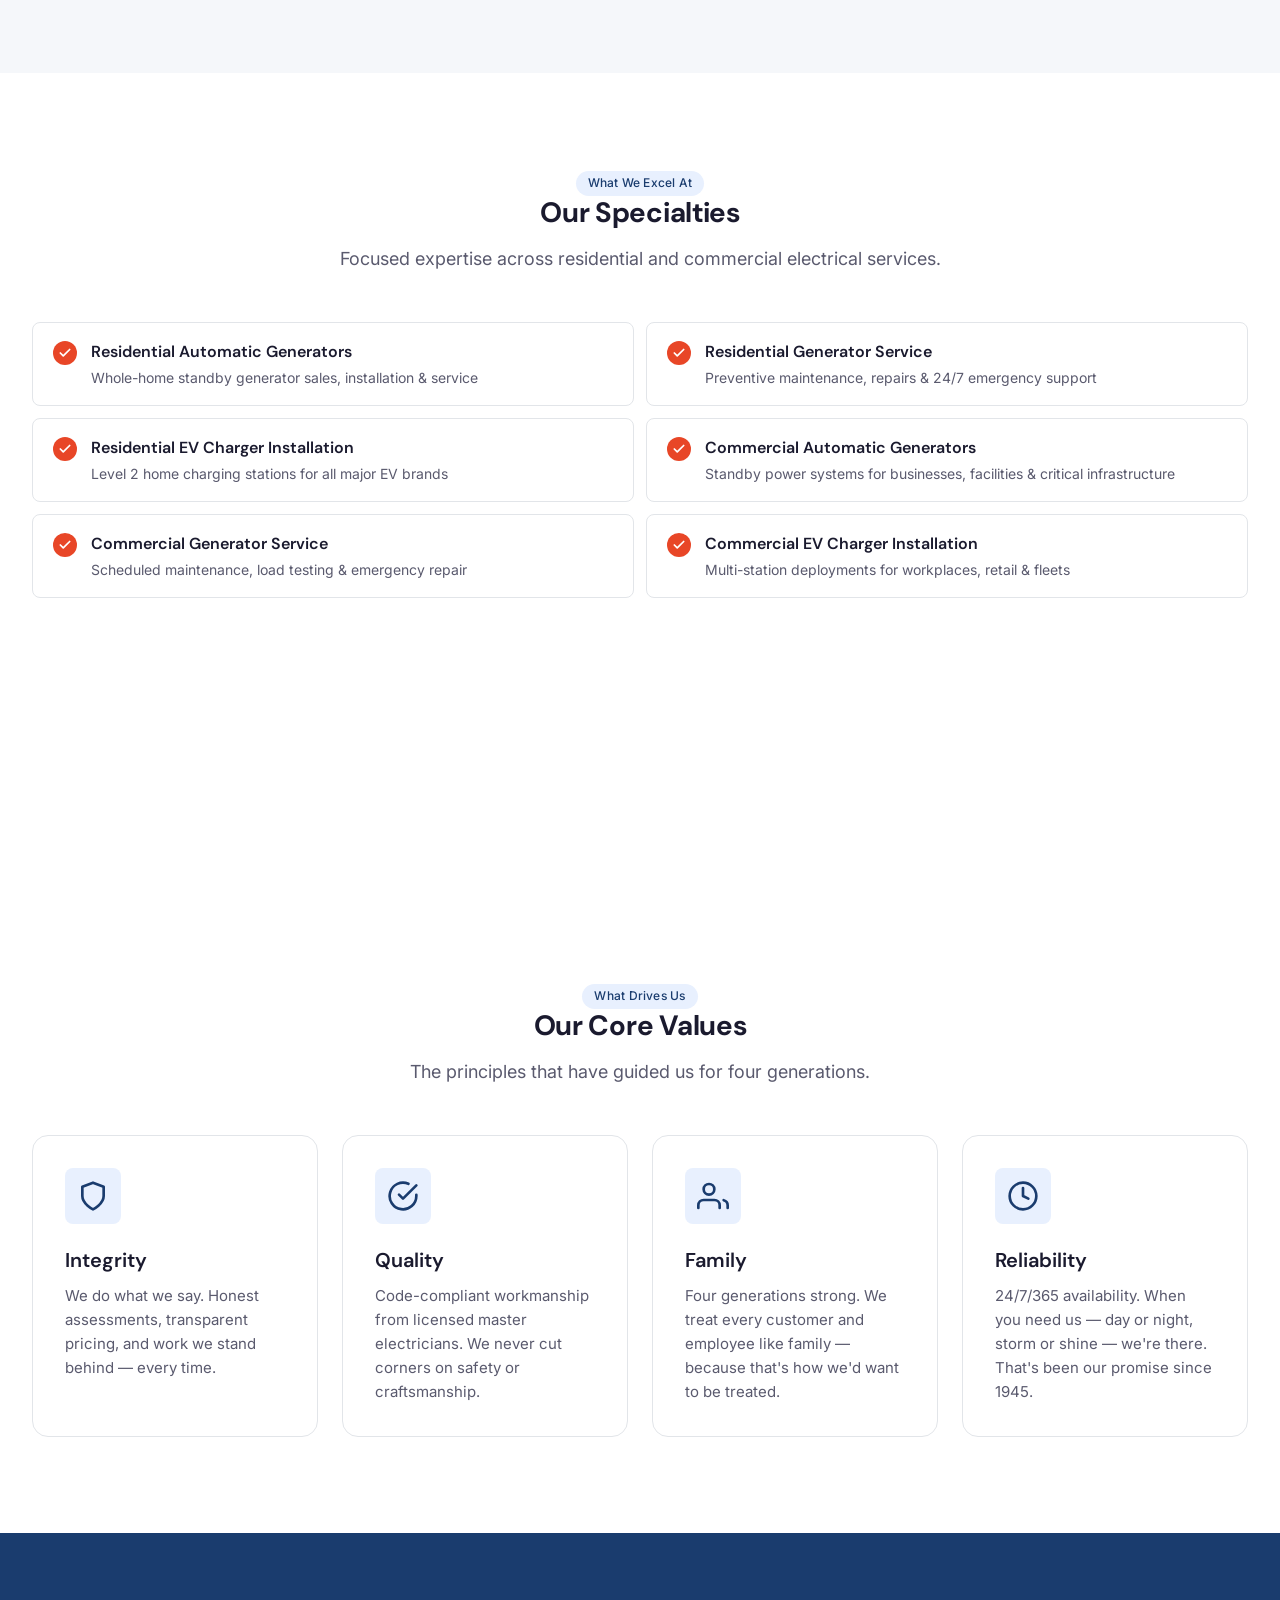
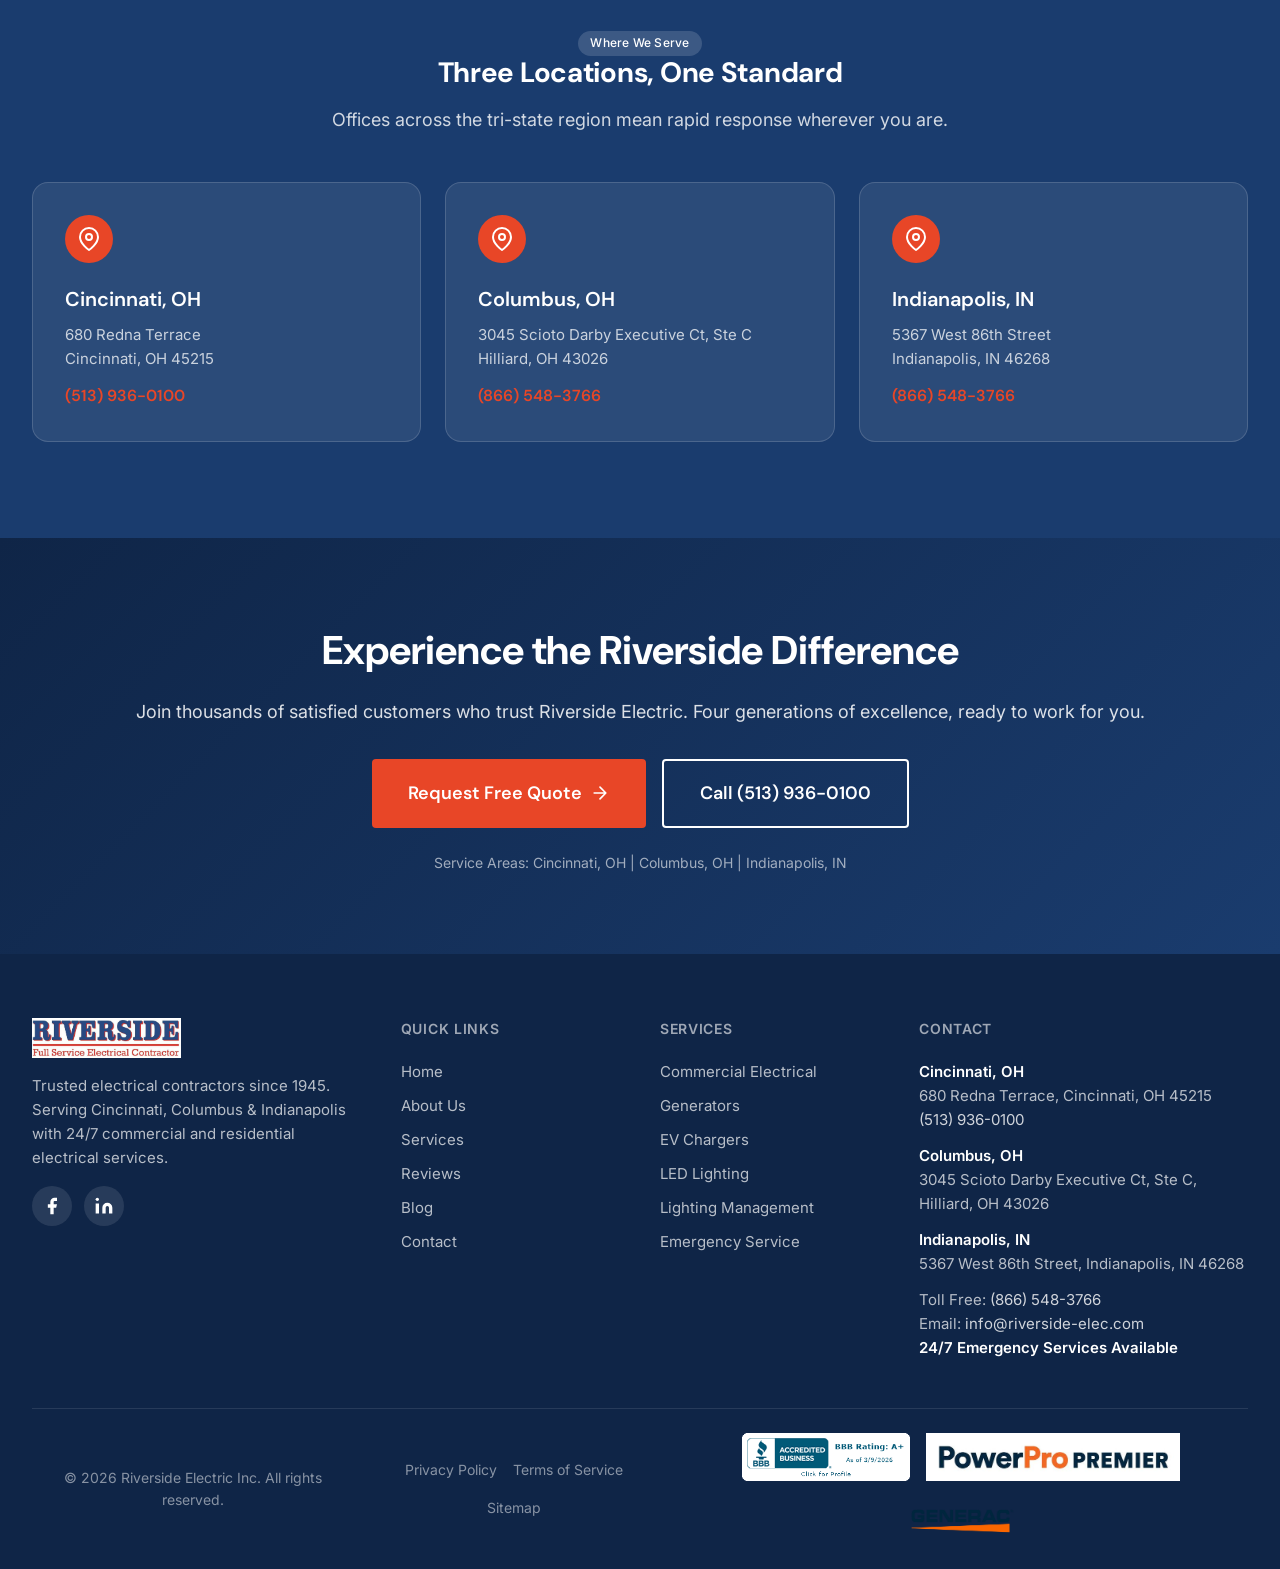
<file: about.html>
<!DOCTYPE html>
<html lang="en">
<head>
  <meta charset="UTF-8">
  <meta name="viewport" content="width=device-width, initial-scale=1.0">
  <title>About Us | Riverside Electric Inc. - 4 Generations Since 1945</title>
  <meta name="description" content="Family-owned electrical contractors since 1945. Four generations of the Riverside family delivering trusted electrical services across Cincinnati, Columbus & Indianapolis.">
  <link rel="preconnect" href="https://fonts.googleapis.com">
  <link rel="preconnect" href="https://fonts.gstatic.com" crossorigin>
  <link href="https://fonts.googleapis.com/css2?family=DM+Sans:ital,opsz,wght@0,9..40,400;0,9..40,500;0,9..40,600;0,9..40,700;1,9..40,400&family=Inter:wght@400;500;600;700&display=swap" rel="stylesheet">
    <link rel="stylesheet" href="styles.css">
</head>
<body>

  <!-- NAVIGATION -->
  <nav class="nav" id="nav">
    <div class="container nav-inner">
      <a href="index.html" class="nav-logo"><img src="./assets/images/logo.png" alt="Riverside Electric Inc." loading="eager"></a>
      <div class="nav-links">
        <a href="service.html" class="nav-link">Services</a>
        <a href="index.html#generators" class="nav-link">Generators</a>
        <a href="index.html#certifications" class="nav-link">Certifications</a>
        <a href="about.html" class="nav-link active">About</a>
        <a href="index.html#reviews" class="nav-link">Reviews</a>
        <a href="index.html#blog" class="nav-link">Blog</a>
        <a href="contact.html" class="nav-link">Contact</a>
      </div>
      <div class="nav-cta-group">
        <a href="tel:5139360100" class="nav-phone"><svg width="16" height="16" viewBox="0 0 24 24" fill="none" stroke="currentColor" stroke-width="2" stroke-linecap="round" stroke-linejoin="round"><path d="M22 16.92v3a2 2 0 01-2.18 2 19.79 19.79 0 01-8.63-3.07 19.5 19.5 0 01-6-6 19.79 19.79 0 01-3.07-8.67A2 2 0 014.11 2h3a2 2 0 012 1.72 12.84 12.84 0 00.7 2.81 2 2 0 01-.45 2.11L8.09 9.91a16 16 0 006 6l1.27-1.27a2 2 0 012.11-.45 12.84 12.84 0 002.81.7A2 2 0 0122 16.92z"/></svg>(513) 936-0100</a>
        <a href="contact.html" class="btn btn-primary btn-small">Request Service</a>
      </div>
      <button class="nav-toggle" id="navToggle" aria-label="Toggle menu"><span></span><span></span><span></span></button>
    </div>
  </nav>

  <div class="mobile-menu-overlay" id="mobileOverlay"></div>
  <div class="mobile-menu" id="mobileMenu">
    <button class="mobile-menu-close" id="mobileClose" aria-label="Close menu"><svg width="24" height="24" viewBox="0 0 24 24" fill="none" stroke="currentColor" stroke-width="2" stroke-linecap="round" stroke-linejoin="round"><path d="M18 6L6 18M6 6l12 12"/></svg></button>
    <a href="service.html" class="mobile-menu-item">Services</a>
    <a href="index.html#generators" class="mobile-menu-item">Generators</a>
    <a href="index.html#certifications" class="mobile-menu-item">Certifications</a>
    <a href="about.html" class="mobile-menu-item">About</a>
    <a href="index.html#reviews" class="mobile-menu-item">Reviews</a>
    <a href="index.html#blog" class="mobile-menu-item">Blog</a>
    <a href="contact.html" class="mobile-menu-item">Contact</a>
    <div class="mobile-menu-bottom">
      <a href="tel:5139360100" class="btn btn-secondary btn-full">Call (513) 936-0100</a>
      <a href="contact.html" class="btn btn-primary btn-full">Request Service</a>
    </div>
  </div>

  <!-- PAGE HERO -->
  <section class="page-hero">
    <div class="container">
      <div class="page-hero-tag"><svg width="16" height="16" viewBox="0 0 24 24" fill="currentColor"><path d="M12 2l3.09 6.26L22 9.27l-5 4.87 1.18 6.88L12 17.77l-6.18 3.25L7 14.14 2 9.27l6.91-1.01L12 2z"/></svg>Our Story</div>
      <h1 class="page-hero-title">Four Generations. One Standard: Excellence.</h1>
      <p class="page-hero-desc">Since 1945, Riverside Electric has been family-owned and operated &mdash; built on craftsmanship, integrity, and a commitment to doing the job right. Today, the fourth generation carries that legacy forward.</p>
      <div class="breadcrumb"><a href="index.html">Home</a><span>/</span><span>About Us</span></div>
    </div>
  </section>

  <!-- STORY -->
  <section class="section">
    <div class="container">
      <div class="story-grid reveal">
        <div class="story-text">
          <span class="tag tag-category">Since 1945</span>
          <h2 class="section-title" style="text-align:left;margin-bottom:24px;margin-top:16px;">A Family Legacy of Electrical Craftsmanship</h2>
          <p class="lead">It started with one man, a truck, and a simple promise: do quality work, treat people right, and stand behind what you build.</p>
          <p>Founded in 1945, Riverside Electric Inc. began as a small family electrical shop serving the Cincinnati area. Through four generations, we've grown into a full-service electrical contractor with three locations across Ohio, Kentucky, and Indiana &mdash; but our core values haven't changed.</p>
          <p>We've weathered eight decades of industry change: from knob-and-tube wiring to smart panels, from incandescent bulbs to LED retrofits, from no generators to whole-home standby systems. Through it all, our master electricians have stayed at the forefront of the trade, bringing expertise and integrity to every project.</p>
          <p>Today, as a Generac PowerPro Premier Dealer and BBB A+ Accredited Business, we serve commercial, industrial, and residential clients throughout the tri-state region &mdash; with the same family values that started it all.</p>
          <a href="contact.html" class="btn btn-secondary" style="margin-top:8px;">Work With Us <svg class="arrow-icon" width="18" height="18" viewBox="0 0 24 24" fill="none" stroke="currentColor" stroke-width="2" stroke-linecap="round" stroke-linejoin="round"><path d="M5 12h14M12 5l7 7-7 7"/></svg></a>
        </div>
        <div>
          <img src="./assets/images/bucket-truck.png" alt="Riverside Electric founder with bucket truck" class="story-img" loading="lazy">
        </div>
      </div>
    </div>
  </section>

  <!-- STATS -->
  <section class="section section-dark">
    <div class="container">
      <div class="section-heading reveal">
        <h2 class="section-title">By the Numbers</h2>
        <p class="section-desc">Eight decades of service, measured.</p>
      </div>
      <div class="stats-grid reveal-stagger">
        <div class="stat-card reveal-item"><div class="stat-number">80+</div><div class="stat-label">Years in Business</div></div>
        <div class="stat-card reveal-item"><div class="stat-number">4</div><div class="stat-label">Generations Family-Owned</div></div>
        <div class="stat-card reveal-item"><div class="stat-number">300+</div><div class="stat-label">Five-Star Reviews</div></div>
        <div class="stat-card reveal-item"><div class="stat-number">3</div><div class="stat-label">Office Locations</div></div>
      </div>
    </div>
  </section>

  <!-- TIMELINE -->
  <section class="section section-alt">
    <div class="container">
      <div class="section-heading reveal">
        <span class="tag tag-category">Our Journey</span>
        <h2 class="section-title">80 Years of Milestones</h2>
        <p class="section-desc">From a one-truck operation to a tri-state electrical leader.</p>
      </div>
      <div class="timeline reveal">
        <div class="timeline-item">
          <div class="timeline-dot"></div>
          <div class="timeline-year">1945</div>
          <div class="timeline-title">The Beginning</div>
          <div class="timeline-text">Riverside Electric is founded in Cincinnati with a single truck and a commitment to honest, quality electrical work.</div>
        </div>
        <div class="timeline-item">
          <div class="timeline-dot"></div>
          <div class="timeline-year">1960s</div>
          <div class="timeline-title">Growing With Cincinnati</div>
          <div class="timeline-text">The second generation joins the business. We expand into commercial electrical work and lighting contracts across the region.</div>
        </div>
        <div class="timeline-item">
          <div class="timeline-dot"></div>
          <div class="timeline-year">1980s</div>
          <div class="timeline-title">Expanding Services</div>
          <div class="timeline-text">We add lighting management programs and preventive maintenance contracts, becoming a full-service electrical partner for businesses.</div>
        </div>
        <div class="timeline-item">
          <div class="timeline-dot"></div>
          <div class="timeline-year">2000s</div>
          <div class="timeline-title">Generac Partnership</div>
          <div class="timeline-text">We become a Generac Authorized Dealer, bringing reliable standby power solutions to homes and businesses across the tri-state.</div>
        </div>
        <div class="timeline-item">
          <div class="timeline-dot"></div>
          <div class="timeline-year">2010s</div>
          <div class="timeline-title">Three Locations, One Family</div>
          <div class="timeline-text">Columbus and Indianapolis offices open. The third and fourth generations take the helm, modernizing operations while preserving family values.</div>
        </div>
        <div class="timeline-item">
          <div class="timeline-dot"></div>
          <div class="timeline-year">Today</div>
          <div class="timeline-title">PowerPro Premier &amp; Beyond</div>
          <div class="timeline-text">We earn Generac's highest PowerPro Premier designation, add EV charging and LED retrofit services, and continue serving the tri-state with 24/7 emergency response &mdash; 80 years strong.</div>
        </div>
      </div>
    </div>
  </section>

  <!-- BRANDS WE CARRY -->
  <section class="section">
    <div class="container">
      <div class="section-heading reveal">
        <span class="tag tag-category">Trusted Partners</span>
        <h2 class="section-title">Brands We Carry</h2>
        <p class="section-desc">We partner with industry-leading manufacturers to deliver quality, reliability, and innovation in every project.</p>
      </div>
      <div class="brands-grid reveal-stagger">
        <div class="brand-card reveal-item">
          <div class="brand-icon-placeholder"><svg viewBox="0 0 24 24" fill="none" stroke="currentColor" stroke-width="2" stroke-linecap="round" stroke-linejoin="round"><polyline points="23 6 13.5 15.5 8.5 10.5 1 18"/><polyline points="17 6 23 6 23 12"/></svg></div>
          <div><div class="brand-name">Sylvania</div><div class="brand-desc">Commercial &amp; industrial lighting</div></div>
        </div>
        <div class="brand-card reveal-item">
          <div class="brand-icon-placeholder"><svg viewBox="0 0 24 24" fill="none" stroke="currentColor" stroke-width="2" stroke-linecap="round" stroke-linejoin="round"><polyline points="23 6 13.5 15.5 8.5 10.5 1 18"/><polyline points="17 6 23 6 23 12"/></svg></div>
          <div><div class="brand-name">TCP Lighting</div><div class="brand-desc">Energy-efficient LED solutions</div></div>
        </div>
        <div class="brand-card reveal-item">
          <div class="brand-icon-placeholder"><svg viewBox="0 0 24 24" fill="none" stroke="currentColor" stroke-width="2" stroke-linecap="round" stroke-linejoin="round"><polyline points="23 6 13.5 15.5 8.5 10.5 1 18"/><polyline points="17 6 23 6 23 12"/></svg></div>
          <div><div class="brand-name">GE Lighting</div><div class="brand-desc">A Savant company</div></div>
        </div>
        <div class="brand-card reveal-item">
          <div class="brand-icon-placeholder"><svg viewBox="0 0 24 24" fill="none" stroke="currentColor" stroke-width="2" stroke-linecap="round" stroke-linejoin="round"><polyline points="23 6 13.5 15.5 8.5 10.5 1 18"/><polyline points="17 6 23 6 23 12"/></svg></div>
          <div><div class="brand-name">Lithonia Lighting</div><div class="brand-desc">Architectural &amp; commercial fixtures</div></div>
        </div>
        <div class="brand-card reveal-item">
          <div class="brand-icon-placeholder"><svg viewBox="0 0 24 24" fill="none" stroke="currentColor" stroke-width="2" stroke-linecap="round" stroke-linejoin="round"><polyline points="23 6 13.5 15.5 8.5 10.5 1 18"/><polyline points="17 6 23 6 23 12"/></svg></div>
          <div><div class="brand-name">Zlight Technology</div><div class="brand-desc">Smart lighting innovation</div></div>
        </div>
        <div class="brand-card reveal-item">
          <div class="brand-icon-placeholder"><svg viewBox="0 0 24 24" fill="none" stroke="currentColor" stroke-width="2" stroke-linecap="round" stroke-linejoin="round"><polyline points="23 6 13.5 15.5 8.5 10.5 1 18"/><polyline points="17 6 23 6 23 12"/></svg></div>
          <div><div class="brand-name">Keystone Technologies</div><div class="brand-desc">LED lamps &amp; retrofit kits</div></div>
        </div>
      </div>
    </div>
  </section>

  <!-- CERTIFICATIONS & ASSOCIATIONS -->
  <section class="section section-alt">
    <div class="container">
      <div class="section-heading reveal">
        <span class="tag tag-category">Trust &amp; Credibility</span>
        <h2 class="section-title">Certifications &amp; Associations</h2>
        <p class="section-desc">Our credentials reflect a commitment to the highest industry standards.</p>
      </div>
      <div class="certs-detail-grid reveal-stagger">
        <div class="cert-detail-card reveal-item">
          <div class="cert-detail-icon"><img src="./assets/images/bbb-badge.png" alt="BBB A+" loading="lazy"></div>
          <div>
            <div class="cert-detail-title">BBB A+ Accredited Business</div>
            <div class="cert-detail-text">Accredited by the Better Business Bureau with the highest A+ rating. BBB Business Profile #21002408 &mdash; our commitment to customer satisfaction is independently verified.</div>
          </div>
        </div>
        <div class="cert-detail-card reveal-item">
          <div class="cert-detail-icon"><img src="./assets/images/generac-badge.png" alt="Generac" loading="lazy"></div>
          <div>
            <div class="cert-detail-title">Generac PowerPro Premier Dealer</div>
            <div class="cert-detail-text">Generac's highest dealer designation. PowerPro Premier status is reserved for the top tier of installers who meet rigorous training, customer service, and volume requirements.</div>
          </div>
        </div>
        <div class="cert-detail-card reveal-item">
          <div class="cert-detail-icon"><img src="./assets/images/powerpro-badge.jpg" alt="PowerPro" loading="lazy"></div>
          <div>
            <div class="cert-detail-title">Verified Top-Rated Generac Installer</div>
            <div class="cert-detail-text">Independently verified as a top-rated Generac installation and service provider, backed by thousands of successful standby generator projects across the tri-state.</div>
          </div>
        </div>
        <div class="cert-detail-card reveal-item">
          <div class="cert-detail-icon"><img src="./assets/images/cinci-best.png" alt="Best of Cincinnati" loading="lazy"></div>
          <div>
            <div class="cert-detail-title">Cincinnati's Best</div>
            <div class="cert-detail-text">Recognized as one of Cincinnati's best electrical contractors, reflecting decades of trusted service and thousands of satisfied customers throughout the region.</div>
          </div>
        </div>
        <div class="cert-detail-card reveal-item">
          <div class="cert-detail-icon cert-detail-badge"><svg viewBox="0 0 24 24" fill="none" stroke="currentColor" stroke-width="2" stroke-linecap="round" stroke-linejoin="round"><path d="M12 22s8-4 8-10V5l-8-3-8 3v7c0 6 8 10 8 10z"/><polyline points="9 12 11 14 15 10"/></svg></div>
          <div>
            <div class="cert-detail-title">Licensed in OH, KY &amp; IN</div>
            <div class="cert-detail-text">Fully licensed and insured across all three states we serve. Our master electricians hold current state certifications and undergo continuous safety and code training.</div>
          </div>
        </div>
        <div class="cert-detail-card reveal-item">
          <div class="cert-detail-icon cert-detail-assoc"><svg viewBox="0 0 24 24" fill="none" stroke="currentColor" stroke-width="2" stroke-linecap="round" stroke-linejoin="round"><path d="M17 21v-2a4 4 0 00-4-4H5a4 4 0 00-4 4v2"/><circle cx="9" cy="7" r="4"/><path d="M23 21v-2a4 4 0 00-3-3.87"/><path d="M16 3.13a4 4 0 010 7.75"/></svg></div>
          <div>
            <div class="cert-detail-title">Industry Associations</div>
            <div class="cert-detail-text">Active members of leading electrical and construction trade organizations. We stay engaged with industry developments, code updates, and best practices to serve you better.</div>
          </div>
        </div>
      </div>
    </div>
  </section>

  <!-- SPECIALTIES -->
  <section class="section">
    <div class="container">
      <div class="section-heading reveal">
        <span class="tag tag-category">What We Excel At</span>
        <h2 class="section-title">Our Specialties</h2>
        <p class="section-desc">Focused expertise across residential and commercial electrical services.</p>
      </div>
      <div class="specialties-grid reveal-stagger">
        <div class="specialty-item reveal-item"><div class="specialty-check"><svg viewBox="0 0 24 24" fill="none" stroke="currentColor" stroke-width="3" stroke-linecap="round" stroke-linejoin="round"><polyline points="20 6 9 17 4 12"/></svg></div><div><div class="specialty-name">Residential Automatic Generators</div><div class="specialty-desc">Whole-home standby generator sales, installation &amp; service</div></div></div>
        <div class="specialty-item reveal-item"><div class="specialty-check"><svg viewBox="0 0 24 24" fill="none" stroke="currentColor" stroke-width="3" stroke-linecap="round" stroke-linejoin="round"><polyline points="20 6 9 17 4 12"/></svg></div><div><div class="specialty-name">Residential Generator Service</div><div class="specialty-desc">Preventive maintenance, repairs &amp; 24/7 emergency support</div></div></div>
        <div class="specialty-item reveal-item"><div class="specialty-check"><svg viewBox="0 0 24 24" fill="none" stroke="currentColor" stroke-width="3" stroke-linecap="round" stroke-linejoin="round"><polyline points="20 6 9 17 4 12"/></svg></div><div><div class="specialty-name">Residential EV Charger Installation</div><div class="specialty-desc">Level 2 home charging stations for all major EV brands</div></div></div>
        <div class="specialty-item reveal-item"><div class="specialty-check"><svg viewBox="0 0 24 24" fill="none" stroke="currentColor" stroke-width="3" stroke-linecap="round" stroke-linejoin="round"><polyline points="20 6 9 17 4 12"/></svg></div><div><div class="specialty-name">Commercial Automatic Generators</div><div class="specialty-desc">Standby power systems for businesses, facilities &amp; critical infrastructure</div></div></div>
        <div class="specialty-item reveal-item"><div class="specialty-check"><svg viewBox="0 0 24 24" fill="none" stroke="currentColor" stroke-width="3" stroke-linecap="round" stroke-linejoin="round"><polyline points="20 6 9 17 4 12"/></svg></div><div><div class="specialty-name">Commercial Generator Service</div><div class="specialty-desc">Scheduled maintenance, load testing &amp; emergency repair</div></div></div>
        <div class="specialty-item reveal-item"><div class="specialty-check"><svg viewBox="0 0 24 24" fill="none" stroke="currentColor" stroke-width="3" stroke-linecap="round" stroke-linejoin="round"><polyline points="20 6 9 17 4 12"/></svg></div><div><div class="specialty-name">Commercial EV Charger Installation</div><div class="specialty-desc">Multi-station deployments for workplaces, retail &amp; fleets</div></div></div>
        <div class="specialty-item reveal-item"><div class="specialty-check"><svg viewBox="0 0 24 24" fill="none" stroke="currentColor" stroke-width="3" stroke-linecap="round" stroke-linejoin="round"><polyline points="20 6 9 17 4 12"/></svg></div><div><div class="specialty-name">Exterior Lighting Repairs &amp; Maintenance</div><div class="specialty-desc">Parking lot, security &amp; landscape lighting service</div></div></div>
        <div class="specialty-item reveal-item"><div class="specialty-check"><svg viewBox="0 0 24 24" fill="none" stroke="currentColor" stroke-width="3" stroke-linecap="round" stroke-linejoin="round"><polyline points="20 6 9 17 4 12"/></svg></div><div><div class="specialty-name">LED Retrofits &amp; Upgrades</div><div class="specialty-desc">Energy-saving conversions for commercial &amp; industrial facilities</div></div></div>
        <div class="specialty-item reveal-item"><div class="specialty-check"><svg viewBox="0 0 24 24" fill="none" stroke="currentColor" stroke-width="3" stroke-linecap="round" stroke-linejoin="round"><polyline points="20 6 9 17 4 12"/></svg></div><div><div class="specialty-name">Lighting Management Program</div><div class="specialty-desc">Ongoing maintenance plans for multi-location businesses</div></div></div>
        <div class="specialty-item reveal-item"><div class="specialty-check"><svg viewBox="0 0 24 24" fill="none" stroke="currentColor" stroke-width="3" stroke-linecap="round" stroke-linejoin="round"><polyline points="20 6 9 17 4 12"/></svg></div><div><div class="specialty-name">Full Service Commercial Electricians</div><div class="specialty-desc">New construction, remodels, troubleshooting &amp; custom solutions</div></div></div>
      </div>
    </div>
  </section>

  <!-- VALUES -->
  <section class="section">
    <div class="container">
      <div class="section-heading reveal">
        <span class="tag tag-category">What Drives Us</span>
        <h2 class="section-title">Our Core Values</h2>
        <p class="section-desc">The principles that have guided us for four generations.</p>
      </div>
      <div class="values-grid reveal-stagger">
        <div class="value-card reveal-item">
          <div class="value-icon"><svg viewBox="0 0 24 24" fill="none" stroke="currentColor" stroke-width="2" stroke-linecap="round" stroke-linejoin="round"><path d="M12 22s8-4 8-10V5l-8-3-8 3v7c0 6 8 10 8 10z"/></svg></div>
          <h3 class="value-title">Integrity</h3>
          <p class="value-text">We do what we say. Honest assessments, transparent pricing, and work we stand behind &mdash; every time.</p>
        </div>
        <div class="value-card reveal-item">
          <div class="value-icon"><svg viewBox="0 0 24 24" fill="none" stroke="currentColor" stroke-width="2" stroke-linecap="round" stroke-linejoin="round"><path d="M22 11.08V12a10 10 0 11-5.93-9.14"/><polyline points="22 4 12 14.01 9 11.01"/></svg></div>
          <h3 class="value-title">Quality</h3>
          <p class="value-text">Code-compliant workmanship from licensed master electricians. We never cut corners on safety or craftsmanship.</p>
        </div>
        <div class="value-card reveal-item">
          <div class="value-icon"><svg viewBox="0 0 24 24" fill="none" stroke="currentColor" stroke-width="2" stroke-linecap="round" stroke-linejoin="round"><path d="M17 21v-2a4 4 0 00-4-4H5a4 4 0 00-4 4v2"/><circle cx="9" cy="7" r="4"/><path d="M23 21v-2a4 4 0 00-3-3.87"/></svg></div>
          <h3 class="value-title">Family</h3>
          <p class="value-text">Four generations strong. We treat every customer and employee like family &mdash; because that's how we'd want to be treated.</p>
        </div>
        <div class="value-card reveal-item">
          <div class="value-icon"><svg viewBox="0 0 24 24" fill="none" stroke="currentColor" stroke-width="2" stroke-linecap="round" stroke-linejoin="round"><circle cx="12" cy="12" r="10"/><polyline points="12 6 12 12 16 14"/></svg></div>
          <h3 class="value-title">Reliability</h3>
          <p class="value-text">24/7/365 availability. When you need us &mdash; day or night, storm or shine &mdash; we're there. That's been our promise since 1945.</p>
        </div>
      </div>
    </div>
  </section>

  <!-- SERVICE AREAS -->
  <section class="section section-dark">
    <div class="container">
      <div class="section-heading reveal">
        <span class="tag tag-category" style="background:rgba(255,255,255,0.15);color:#fff;">Where We Serve</span>
        <h2 class="section-title">Three Locations, One Standard</h2>
        <p class="section-desc">Offices across the tri-state region mean rapid response wherever you are.</p>
      </div>
      <div class="areas-grid reveal-stagger">
        <div class="area-card reveal-item">
          <div class="area-icon"><svg viewBox="0 0 24 24" fill="none" stroke="currentColor" stroke-width="2" stroke-linecap="round" stroke-linejoin="round"><path d="M21 10c0 7-9 13-9 13s-9-6-9-13a9 9 0 0118 0z"/><circle cx="12" cy="10" r="3"/></svg></div>
          <h3 class="area-title">Cincinnati, OH</h3>
          <p class="area-text">680 Redna Terrace<br>Cincinnati, OH 45215</p>
          <a href="tel:5139360100" class="area-phone">(513) 936-0100</a>
        </div>
        <div class="area-card reveal-item">
          <div class="area-icon"><svg viewBox="0 0 24 24" fill="none" stroke="currentColor" stroke-width="2" stroke-linecap="round" stroke-linejoin="round"><path d="M21 10c0 7-9 13-9 13s-9-6-9-13a9 9 0 0118 0z"/><circle cx="12" cy="10" r="3"/></svg></div>
          <h3 class="area-title">Columbus, OH</h3>
          <p class="area-text">3045 Scioto Darby Executive Ct, Ste C<br>Hilliard, OH 43026</p>
          <a href="tel:8665483766" class="area-phone">(866) 548-3766</a>
        </div>
        <div class="area-card reveal-item">
          <div class="area-icon"><svg viewBox="0 0 24 24" fill="none" stroke="currentColor" stroke-width="2" stroke-linecap="round" stroke-linejoin="round"><path d="M21 10c0 7-9 13-9 13s-9-6-9-13a9 9 0 0118 0z"/><circle cx="12" cy="10" r="3"/></svg></div>
          <h3 class="area-title">Indianapolis, IN</h3>
          <p class="area-text">5367 West 86th Street<br>Indianapolis, IN 46268</p>
          <a href="tel:8665483766" class="area-phone">(866) 548-3766</a>
        </div>
      </div>
    </div>
  </section>

  <!-- CTA -->
  <section class="section-cta cta-section">
    <div class="container">
      <div class="cta-content reveal">
        <h2 class="cta-title">Experience the Riverside Difference</h2>
        <p class="cta-desc">Join thousands of satisfied customers who trust Riverside Electric. Four generations of excellence, ready to work for you.</p>
        <div class="cta-buttons">
          <a href="contact.html" class="btn btn-primary" style="padding:18px 36px;font-size:1.125rem;">Request Free Quote <svg class="arrow-icon" width="20" height="20" viewBox="0 0 24 24" fill="none" stroke="currentColor" stroke-width="2" stroke-linecap="round" stroke-linejoin="round"><path d="M5 12h14M12 5l7 7-7 7"/></svg></a>
          <a href="tel:5139360100" class="btn btn-ghost" style="padding:18px 36px;font-size:1.125rem;">Call (513) 936-0100</a>
        </div>
        <p class="cta-areas">Service Areas: Cincinnati, OH | Columbus, OH | Indianapolis, IN</p>
      </div>
    </div>
  </section>

  <!-- FOOTER -->
  <footer class="footer">
    <div class="container">
      <div class="footer-grid">
        <div>
          <div class="footer-logo"><img src="./assets/images/logo.png" alt="Riverside Electric Inc."></div>
          <p class="footer-desc">Trusted electrical contractors since 1945. Serving Cincinnati, Columbus &amp; Indianapolis with 24/7 commercial and residential electrical services.</p>
          <div class="footer-socials">
            <a href="#" class="footer-social" aria-label="Facebook"><svg viewBox="0 0 24 24" fill="currentColor"><path d="M18 2h-3a5 5 0 00-5 5v3H7v4h3v8h4v-8h3l1-4h-4V7a1 1 0 011-1h3z"/></svg></a>
            <a href="#" class="footer-social" aria-label="LinkedIn"><svg viewBox="0 0 24 24" fill="currentColor"><path d="M16 8a6 6 0 016 6v7h-4v-7a2 2 0 00-2-2 2 2 0 00-2 2v7h-4v-7a6 6 0 016-6zM2 9h4v12H2z"/><circle cx="4" cy="4" r="2"/></svg></a>
          </div>
        </div>
        <div>
          <div class="footer-col-title">Quick Links</div>
          <div class="footer-links">
            <a href="index.html" class="footer-link">Home</a>
            <a href="about.html" class="footer-link">About Us</a>
            <a href="service.html" class="footer-link">Services</a>
            <a href="index.html#reviews" class="footer-link">Reviews</a>
            <a href="index.html#blog" class="footer-link">Blog</a>
            <a href="contact.html" class="footer-link">Contact</a>
          </div>
        </div>
        <div>
          <div class="footer-col-title">Services</div>
          <div class="footer-links">
            <a href="service.html#commercial" class="footer-link">Commercial Electrical</a>
            <a href="service.html#generators" class="footer-link">Generators</a>
            <a href="service.html#ev" class="footer-link">EV Chargers</a>
            <a href="service.html#led" class="footer-link">LED Lighting</a>
            <a href="service.html#lighting-mgmt" class="footer-link">Lighting Management</a>
            <a href="service.html#emergency" class="footer-link">Emergency Service</a>
          </div>
        </div>
        <div>
          <div class="footer-col-title">Contact</div>
          <div class="footer-contact">
            <p><strong>Cincinnati, OH</strong><br>680 Redna Terrace, Cincinnati, OH 45215<br><a href="tel:5139360100">(513) 936-0100</a></p>
            <p style="margin-top:12px;"><strong>Columbus, OH</strong><br>3045 Scioto Darby Executive Ct, Ste C, Hilliard, OH 43026</p>
            <p style="margin-top:12px;"><strong>Indianapolis, IN</strong><br>5367 West 86th Street, Indianapolis, IN 46268</p>
            <p style="margin-top:12px;">Toll Free: <a href="tel:8665483766">(866) 548-3766</a><br>Email: <a href="mailto:info@riverside-elec.com">info@riverside-elec.com</a><br><strong>24/7 Emergency Services Available</strong></p>
          </div>
        </div>
      </div>
      <div class="footer-bottom">
        <div class="footer-copyright">&copy; 2026 Riverside Electric Inc. All rights reserved.</div>
        <div class="footer-legal"><a href="#">Privacy Policy</a><a href="#">Terms of Service</a><a href="#">Sitemap</a></div>
        <div class="footer-badges"><img src="./assets/images/bbb-badge.png" alt="BBB A+ Rating"><img src="./assets/images/powerpro-badge.jpg" alt="Generac PowerPro Premier"><img src="./assets/images/generac-badge.png" alt="Generac Authorized Dealer"></div>
      </div>
    </div>
  </footer>

  <div class="mobile-cta-bar">
    <a href="tel:5139360100" class="btn btn-secondary btn-full">Call Now</a>
    <a href="contact.html" class="btn btn-primary btn-full">Request Service</a>
  </div>

    <script src="main.js"></script>
</body>
</html>
</file>
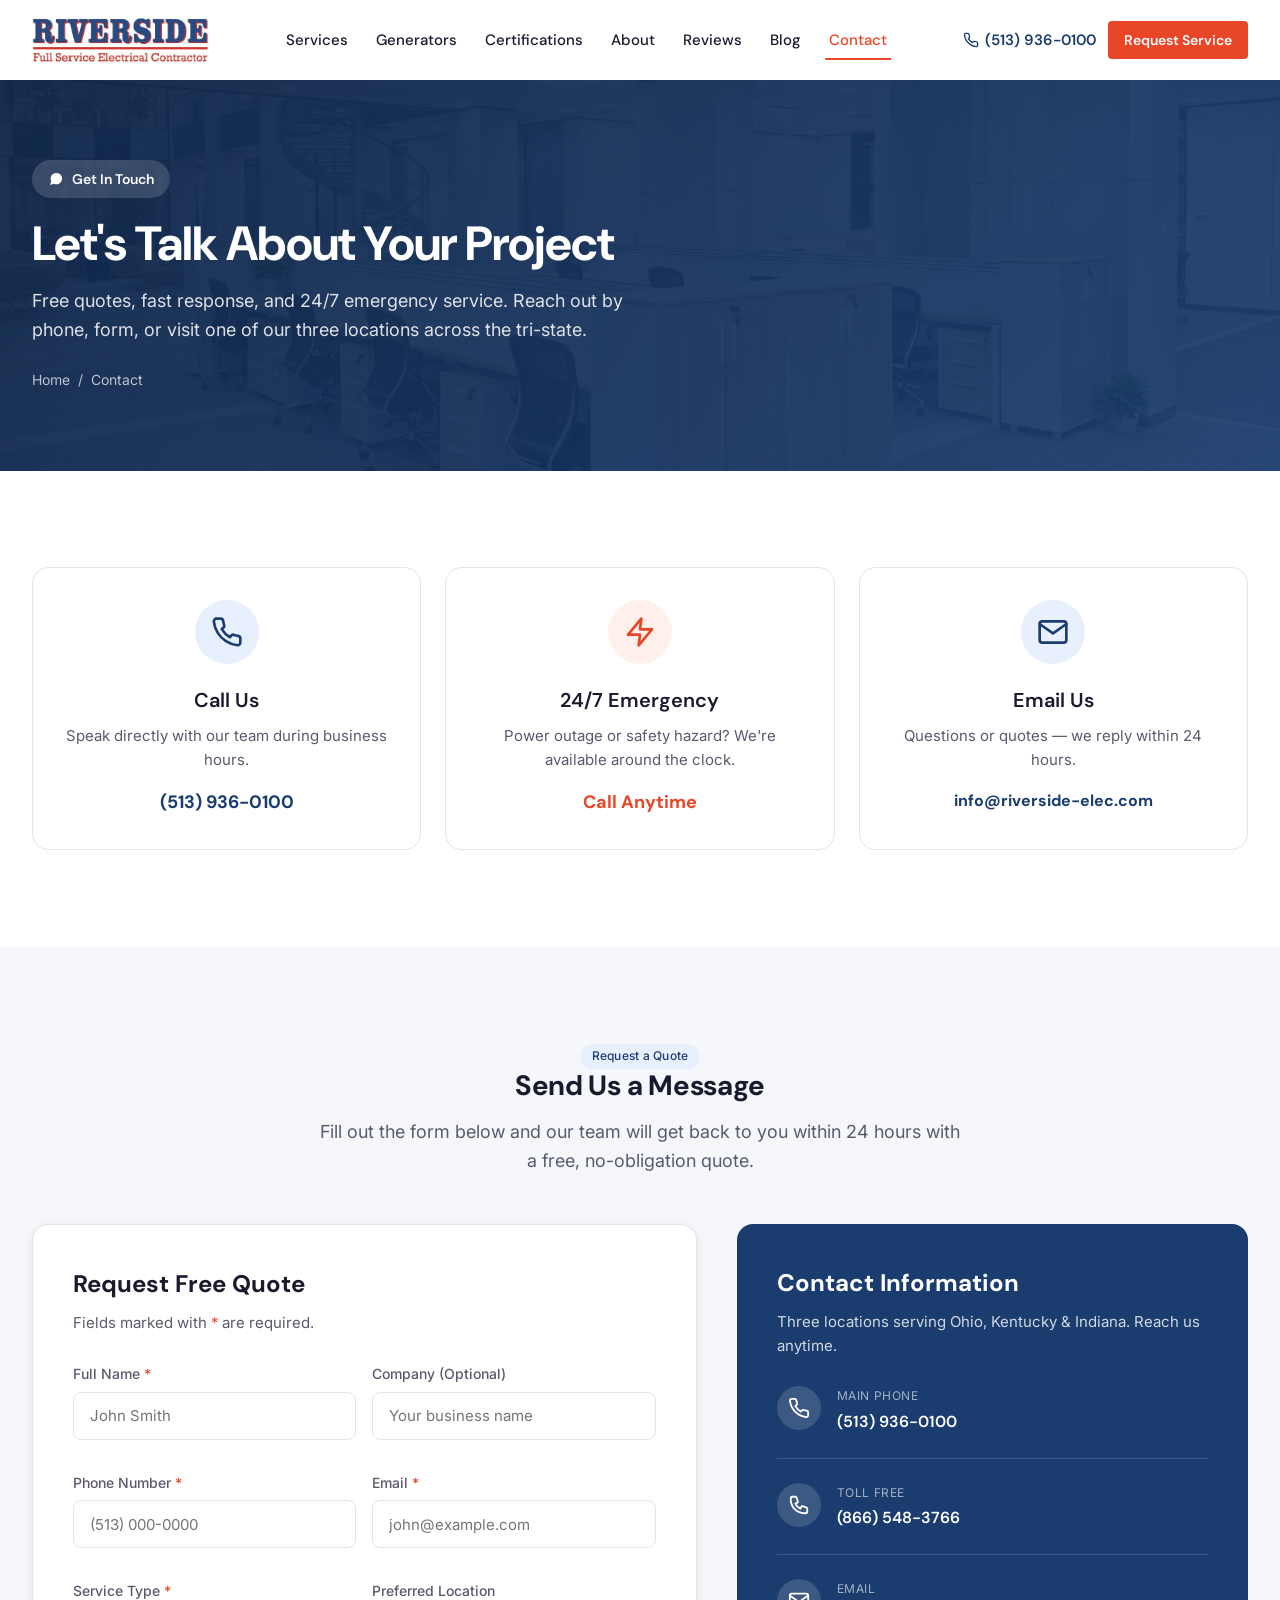
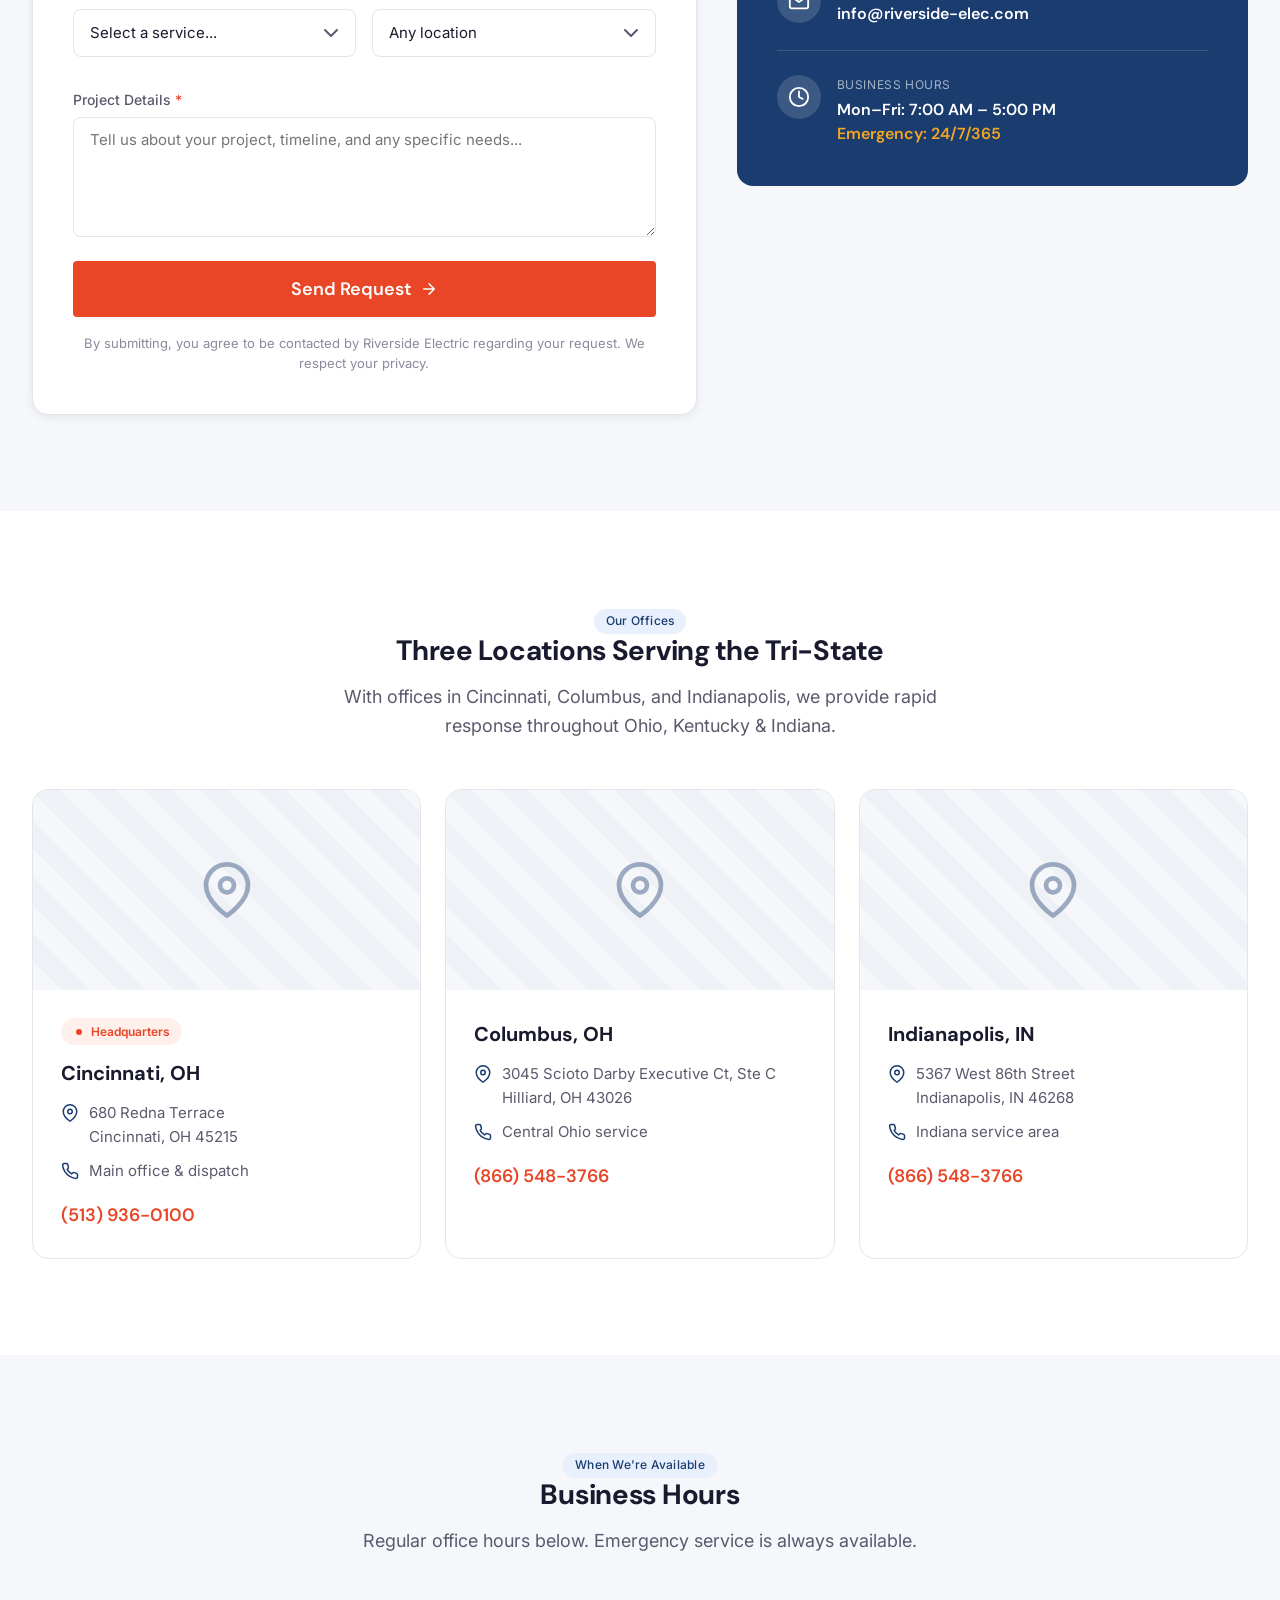
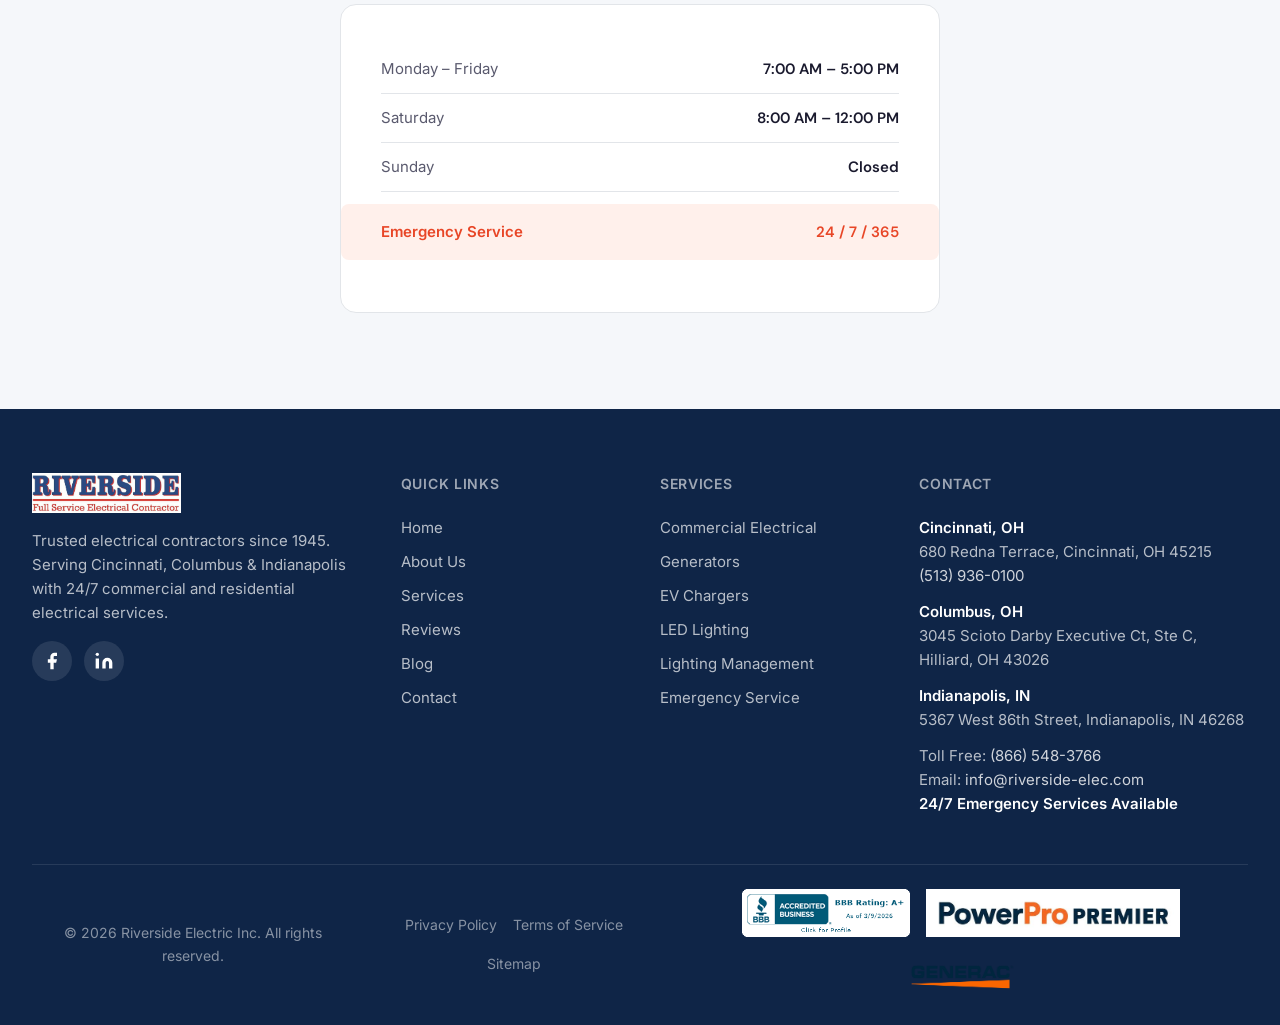
<file: contact.html>
<!DOCTYPE html>
<html lang="en">
<head>
  <meta charset="UTF-8">
  <meta name="viewport" content="width=device-width, initial-scale=1.0">
  <title>Contact Us | Riverside Electric Inc.</title>
  <meta name="description" content="Contact Riverside Electric for free quotes, service requests, and 24/7 emergency electrical service. Offices in Cincinnati, Columbus & Indianapolis. Call (513) 936-0100.">
  <link rel="preconnect" href="https://fonts.googleapis.com">
  <link rel="preconnect" href="https://fonts.gstatic.com" crossorigin>
  <link href="https://fonts.googleapis.com/css2?family=DM+Sans:ital,opsz,wght@0,9..40,400;0,9..40,500;0,9..40,600;0,9..40,700;1,9..40,400&family=Inter:wght@400;500;600;700&display=swap" rel="stylesheet">
    <link rel="stylesheet" href="styles.css">
</head>
<body>

  <!-- NAVIGATION -->
  <nav class="nav" id="nav">
    <div class="container nav-inner">
      <a href="index.html" class="nav-logo"><img src="./assets/images/logo.png" alt="Riverside Electric Inc." loading="eager"></a>
      <div class="nav-links">
        <a href="service.html" class="nav-link">Services</a>
        <a href="index.html#generators" class="nav-link">Generators</a>
        <a href="index.html#certifications" class="nav-link">Certifications</a>
        <a href="about.html" class="nav-link">About</a>
        <a href="index.html#reviews" class="nav-link">Reviews</a>
        <a href="index.html#blog" class="nav-link">Blog</a>
        <a href="contact.html" class="nav-link active">Contact</a>
      </div>
      <div class="nav-cta-group">
        <a href="tel:5139360100" class="nav-phone"><svg width="16" height="16" viewBox="0 0 24 24" fill="none" stroke="currentColor" stroke-width="2" stroke-linecap="round" stroke-linejoin="round"><path d="M22 16.92v3a2 2 0 01-2.18 2 19.79 19.79 0 01-8.63-3.07 19.5 19.5 0 01-6-6 19.79 19.79 0 01-3.07-8.67A2 2 0 014.11 2h3a2 2 0 012 1.72 12.84 12.84 0 00.7 2.81 2 2 0 01-.45 2.11L8.09 9.91a16 16 0 006 6l1.27-1.27a2 2 0 012.11-.45 12.84 12.84 0 002.81.7A2 2 0 0122 16.92z"/></svg>(513) 936-0100</a>
        <a href="#quote-form" class="btn btn-primary btn-small">Request Service</a>
      </div>
      <button class="nav-toggle" id="navToggle" aria-label="Toggle menu"><span></span><span></span><span></span></button>
    </div>
  </nav>

  <div class="mobile-menu-overlay" id="mobileOverlay"></div>
  <div class="mobile-menu" id="mobileMenu">
    <button class="mobile-menu-close" id="mobileClose" aria-label="Close menu"><svg width="24" height="24" viewBox="0 0 24 24" fill="none" stroke="currentColor" stroke-width="2" stroke-linecap="round" stroke-linejoin="round"><path d="M18 6L6 18M6 6l12 12"/></svg></button>
    <a href="service.html" class="mobile-menu-item">Services</a>
    <a href="index.html#generators" class="mobile-menu-item">Generators</a>
    <a href="index.html#certifications" class="mobile-menu-item">Certifications</a>
    <a href="about.html" class="mobile-menu-item">About</a>
    <a href="index.html#reviews" class="mobile-menu-item">Reviews</a>
    <a href="index.html#blog" class="mobile-menu-item">Blog</a>
    <a href="contact.html" class="mobile-menu-item">Contact</a>
    <div class="mobile-menu-bottom">
      <a href="tel:5139360100" class="btn btn-secondary btn-full">Call (513) 936-0100</a>
      <a href="#quote-form" class="btn btn-primary btn-full">Request Service</a>
    </div>
  </div>

  <!-- PAGE HERO -->
  <section class="page-hero">
    <div class="container">
      <div class="page-hero-tag"><svg width="16" height="16" viewBox="0 0 24 24" fill="currentColor"><path d="M21 11.5a8.38 8.38 0 01-.9 3.8 8.5 8.5 0 01-7.6 4.7 8.38 8.38 0 01-3.8-.9L3 21l1.9-5.7a8.38 8.38 0 01-.9-3.8 8.5 8.5 0 014.7-7.6 8.38 8.38 0 013.8-.9h.5a8.48 8.48 0 018 8v.5z"/></svg>Get In Touch</div>
      <h1 class="page-hero-title">Let's Talk About Your Project</h1>
      <p class="page-hero-desc">Free quotes, fast response, and 24/7 emergency service. Reach out by phone, form, or visit one of our three locations across the tri-state.</p>
      <div class="breadcrumb"><a href="index.html">Home</a><span>/</span><span>Contact</span></div>
    </div>
  </section>

  <!-- QUICK CONTACT -->
  <section class="section">
    <div class="container">
      <div class="quick-grid reveal-stagger">
        <div class="quick-card reveal-item">
          <div class="quick-icon"><svg viewBox="0 0 24 24" fill="none" stroke="currentColor" stroke-width="2" stroke-linecap="round" stroke-linejoin="round"><path d="M22 16.92v3a2 2 0 01-2.18 2 19.79 19.79 0 01-8.63-3.07 19.5 19.5 0 01-6-6 19.79 19.79 0 01-3.07-8.67A2 2 0 014.11 2h3a2 2 0 012 1.72 12.84 12.84 0 00.7 2.81 2 2 0 01-.45 2.11L8.09 9.91a16 16 0 006 6l1.27-1.27a2 2 0 012.11-.45 12.84 12.84 0 002.81.7A2 2 0 0122 16.92z"/></svg></div>
          <h3 class="quick-title">Call Us</h3>
          <p class="quick-text">Speak directly with our team during business hours.</p>
          <a href="tel:5139360100" class="quick-value">(513) 936-0100</a>
        </div>
        <div class="quick-card emergency reveal-item">
          <div class="quick-icon"><svg viewBox="0 0 24 24" fill="none" stroke="currentColor" stroke-width="2" stroke-linecap="round" stroke-linejoin="round"><path d="M13 2L3 14h9l-1 8 10-12h-9l1-8z"/></svg></div>
          <h3 class="quick-title">24/7 Emergency</h3>
          <p class="quick-text">Power outage or safety hazard? We're available around the clock.</p>
          <a href="tel:5139360100" class="quick-value">Call Anytime</a>
        </div>
        <div class="quick-card reveal-item">
          <div class="quick-icon"><svg viewBox="0 0 24 24" fill="none" stroke="currentColor" stroke-width="2" stroke-linecap="round" stroke-linejoin="round"><path d="M4 4h16c1.1 0 2 .9 2 2v12c0 1.1-.9 2-2 2H4c-1.1 0-2-.9-2-2V6c0-1.1.9-2 2-2z"/><polyline points="22,6 12,13 2,6"/></svg></div>
          <h3 class="quick-title">Email Us</h3>
          <p class="quick-text">Questions or quotes &mdash; we reply within 24 hours.</p>
          <a href="mailto:info@riverside-elec.com" class="quick-value" style="font-size:1rem;">info@riverside-elec.com</a>
        </div>
      </div>
    </div>
  </section>

  <!-- FORM + INFO -->
  <section class="section section-alt" id="quote-form">
    <div class="container">
      <div class="section-heading reveal">
        <span class="tag tag-category">Request a Quote</span>
        <h2 class="section-title">Send Us a Message</h2>
        <p class="section-desc">Fill out the form below and our team will get back to you within 24 hours with a free, no-obligation quote.</p>
      </div>
      <div class="contact-grid reveal">
        <div class="contact-form-card">
          <h3>Request Free Quote</h3>
          <p class="form-intro">Fields marked with <span style="color:var(--color-accent);">*</span> are required.</p>
          <form id="contactForm" onsubmit="event.preventDefault(); return false;">
            <div class="form-row two-col">
              <div class="form-field">
                <label class="form-label">Full Name <span class="req">*</span></label>
                <input type="text" class="form-input" placeholder="John Smith" required>
              </div>
              <div class="form-field">
                <label class="form-label">Company (Optional)</label>
                <input type="text" class="form-input" placeholder="Your business name">
              </div>
            </div>
            <div class="form-row two-col">
              <div class="form-field">
                <label class="form-label">Phone Number <span class="req">*</span></label>
                <input type="tel" class="form-input" placeholder="(513) 000-0000" required>
              </div>
              <div class="form-field">
                <label class="form-label">Email <span class="req">*</span></label>
                <input type="email" class="form-input" placeholder="john@example.com" required>
              </div>
            </div>
            <div class="form-row two-col">
              <div class="form-field">
                <label class="form-label">Service Type <span class="req">*</span></label>
                <select class="form-select" required>
                  <option value="">Select a service...</option>
                  <option>Commercial Electrical</option>
                  <option>Generator Installation</option>
                  <option>Generator Service / Repair</option>
                  <option>EV Charger Installation</option>
                  <option>LED Lighting Retrofit</option>
                  <option>Lighting Management</option>
                  <option>Emergency Service</option>
                  <option>Other</option>
                </select>
              </div>
              <div class="form-field">
                <label class="form-label">Preferred Location</label>
                <select class="form-select">
                  <option value="">Any location</option>
                  <option>Cincinnati, OH</option>
                  <option>Columbus, OH</option>
                  <option>Indianapolis, IN</option>
                </select>
              </div>
            </div>
            <div class="form-field">
              <label class="form-label">Project Details <span class="req">*</span></label>
              <textarea class="form-textarea" placeholder="Tell us about your project, timeline, and any specific needs..." required></textarea>
            </div>
            <button type="submit" class="btn btn-primary btn-full" style="padding:16px;">Send Request <svg class="arrow-icon" width="18" height="18" viewBox="0 0 24 24" fill="none" stroke="currentColor" stroke-width="2" stroke-linecap="round" stroke-linejoin="round"><path d="M5 12h14M12 5l7 7-7 7"/></svg></button>
            <p class="form-note">By submitting, you agree to be contacted by Riverside Electric regarding your request. We respect your privacy.</p>
          </form>
        </div>
        <div class="contact-info-card">
          <h3>Contact Information</h3>
          <p class="info-intro">Three locations serving Ohio, Kentucky &amp; Indiana. Reach us anytime.</p>
          <div class="info-item">
            <div class="info-icon"><svg viewBox="0 0 24 24" fill="none" stroke="currentColor" stroke-width="2" stroke-linecap="round" stroke-linejoin="round"><path d="M22 16.92v3a2 2 0 01-2.18 2 19.79 19.79 0 01-8.63-3.07 19.5 19.5 0 01-6-6 19.79 19.79 0 01-3.07-8.67A2 2 0 014.11 2h3a2 2 0 012 1.72 12.84 12.84 0 00.7 2.81 2 2 0 01-.45 2.11L8.09 9.91a16 16 0 006 6l1.27-1.27a2 2 0 012.11-.45 12.84 12.84 0 002.81.7A2 2 0 0122 16.92z"/></svg></div>
            <div>
              <div class="info-label">Main Phone</div>
              <div class="info-value"><a href="tel:5139360100">(513) 936-0100</a></div>
            </div>
          </div>
          <div class="info-item">
            <div class="info-icon"><svg viewBox="0 0 24 24" fill="none" stroke="currentColor" stroke-width="2" stroke-linecap="round" stroke-linejoin="round"><path d="M3 5a2 2 0 012-2h3.28a1 1 0 01.948.684l1.498 4.493a1 1 0 01-.502 1.21l-2.257 1.13a11.042 11.042 0 005.516 5.516l1.13-2.257a1 1 0 011.21-.502l4.493 1.498a1 1 0 01.684.949V19a2 2 0 01-2 2h-1C9.716 21 3 14.284 3 6V5z"/></svg></div>
            <div>
              <div class="info-label">Toll Free</div>
              <div class="info-value"><a href="tel:8665483766">(866) 548-3766</a></div>
            </div>
          </div>
          <div class="info-item">
            <div class="info-icon"><svg viewBox="0 0 24 24" fill="none" stroke="currentColor" stroke-width="2" stroke-linecap="round" stroke-linejoin="round"><path d="M4 4h16c1.1 0 2 .9 2 2v12c0 1.1-.9 2-2 2H4c-1.1 0-2-.9-2-2V6c0-1.1.9-2 2-2z"/><polyline points="22,6 12,13 2,6"/></svg></div>
            <div>
              <div class="info-label">Email</div>
              <div class="info-value"><a href="mailto:info@riverside-elec.com">info@riverside-elec.com</a></div>
            </div>
          </div>
          <div class="info-item">
            <div class="info-icon"><svg viewBox="0 0 24 24" fill="none" stroke="currentColor" stroke-width="2" stroke-linecap="round" stroke-linejoin="round"><circle cx="12" cy="12" r="10"/><polyline points="12 6 12 12 16 14"/></svg></div>
            <div>
              <div class="info-label">Business Hours</div>
              <div class="info-value">Mon&ndash;Fri: 7:00 AM &ndash; 5:00 PM<br><span style="color:var(--color-warning);">Emergency: 24/7/365</span></div>
            </div>
          </div>
        </div>
      </div>
    </div>
  </section>

  <!-- LOCATIONS -->
  <section class="section">
    <div class="container">
      <div class="section-heading reveal">
        <span class="tag tag-category">Our Offices</span>
        <h2 class="section-title">Three Locations Serving the Tri-State</h2>
        <p class="section-desc">With offices in Cincinnati, Columbus, and Indianapolis, we provide rapid response throughout Ohio, Kentucky &amp; Indiana.</p>
      </div>
      <div class="locations-grid reveal-stagger">
        <div class="location-card reveal-item">
          <div class="location-map"><svg viewBox="0 0 24 24" fill="none" stroke="currentColor" stroke-width="2" stroke-linecap="round" stroke-linejoin="round"><path d="M21 10c0 7-9 13-9 13s-9-6-9-13a9 9 0 0118 0z"/><circle cx="12" cy="10" r="3"/></svg></div>
          <div class="location-body">
            <span class="location-badge"><svg width="12" height="12" viewBox="0 0 24 24" fill="currentColor"><circle cx="12" cy="12" r="6"/></svg> Headquarters</span>
            <h3 class="location-title">Cincinnati, OH</h3>
            <div class="location-detail"><svg width="18" height="18" viewBox="0 0 24 24" fill="none" stroke="currentColor" stroke-width="2" stroke-linecap="round" stroke-linejoin="round"><path d="M21 10c0 7-9 13-9 13s-9-6-9-13a9 9 0 0118 0z"/><circle cx="12" cy="10" r="3"/></svg><span>680 Redna Terrace<br>Cincinnati, OH 45215</span></div>
            <div class="location-detail"><svg width="18" height="18" viewBox="0 0 24 24" fill="none" stroke="currentColor" stroke-width="2" stroke-linecap="round" stroke-linejoin="round"><path d="M22 16.92v3a2 2 0 01-2.18 2 19.79 19.79 0 01-8.63-3.07 19.5 19.5 0 01-6-6 19.79 19.79 0 01-3.07-8.67A2 2 0 014.11 2h3a2 2 0 012 1.72 12.84 12.84 0 00.7 2.81 2 2 0 01-.45 2.11L8.09 9.91a16 16 0 006 6l1.27-1.27a2 2 0 012.11-.45 12.84 12.84 0 002.81.7A2 2 0 0122 16.92z"/></svg><span>Main office &amp; dispatch</span></div>
            <a href="tel:5139360100" class="location-phone">(513) 936-0100</a>
          </div>
        </div>
        <div class="location-card reveal-item">
          <div class="location-map"><svg viewBox="0 0 24 24" fill="none" stroke="currentColor" stroke-width="2" stroke-linecap="round" stroke-linejoin="round"><path d="M21 10c0 7-9 13-9 13s-9-6-9-13a9 9 0 0118 0z"/><circle cx="12" cy="10" r="3"/></svg></div>
          <div class="location-body">
            <h3 class="location-title">Columbus, OH</h3>
            <div class="location-detail"><svg width="18" height="18" viewBox="0 0 24 24" fill="none" stroke="currentColor" stroke-width="2" stroke-linecap="round" stroke-linejoin="round"><path d="M21 10c0 7-9 13-9 13s-9-6-9-13a9 9 0 0118 0z"/><circle cx="12" cy="10" r="3"/></svg><span>3045 Scioto Darby Executive Ct, Ste C<br>Hilliard, OH 43026</span></div>
            <div class="location-detail"><svg width="18" height="18" viewBox="0 0 24 24" fill="none" stroke="currentColor" stroke-width="2" stroke-linecap="round" stroke-linejoin="round"><path d="M22 16.92v3a2 2 0 01-2.18 2 19.79 19.79 0 01-8.63-3.07 19.5 19.5 0 01-6-6 19.79 19.79 0 01-3.07-8.67A2 2 0 014.11 2h3a2 2 0 012 1.72 12.84 12.84 0 00.7 2.81 2 2 0 01-.45 2.11L8.09 9.91a16 16 0 006 6l1.27-1.27a2 2 0 012.11-.45 12.84 12.84 0 002.81.7A2 2 0 0122 16.92z"/></svg><span>Central Ohio service</span></div>
            <a href="tel:8665483766" class="location-phone">(866) 548-3766</a>
          </div>
        </div>
        <div class="location-card reveal-item">
          <div class="location-map"><svg viewBox="0 0 24 24" fill="none" stroke="currentColor" stroke-width="2" stroke-linecap="round" stroke-linejoin="round"><path d="M21 10c0 7-9 13-9 13s-9-6-9-13a9 9 0 0118 0z"/><circle cx="12" cy="10" r="3"/></svg></div>
          <div class="location-body">
            <h3 class="location-title">Indianapolis, IN</h3>
            <div class="location-detail"><svg width="18" height="18" viewBox="0 0 24 24" fill="none" stroke="currentColor" stroke-width="2" stroke-linecap="round" stroke-linejoin="round"><path d="M21 10c0 7-9 13-9 13s-9-6-9-13a9 9 0 0118 0z"/><circle cx="12" cy="10" r="3"/></svg><span>5367 West 86th Street<br>Indianapolis, IN 46268</span></div>
            <div class="location-detail"><svg width="18" height="18" viewBox="0 0 24 24" fill="none" stroke="currentColor" stroke-width="2" stroke-linecap="round" stroke-linejoin="round"><path d="M22 16.92v3a2 2 0 01-2.18 2 19.79 19.79 0 01-8.63-3.07 19.5 19.5 0 01-6-6 19.79 19.79 0 01-3.07-8.67A2 2 0 014.11 2h3a2 2 0 012 1.72 12.84 12.84 0 00.7 2.81 2 2 0 01-.45 2.11L8.09 9.91a16 16 0 006 6l1.27-1.27a2 2 0 012.11-.45 12.84 12.84 0 002.81.7A2 2 0 0122 16.92z"/></svg><span>Indiana service area</span></div>
            <a href="tel:8665483766" class="location-phone">(866) 548-3766</a>
          </div>
        </div>
      </div>
    </div>
  </section>

  <!-- HOURS -->
  <section class="section section-alt">
    <div class="container">
      <div class="section-heading reveal">
        <span class="tag tag-category">When We're Available</span>
        <h2 class="section-title">Business Hours</h2>
        <p class="section-desc">Regular office hours below. Emergency service is always available.</p>
      </div>
      <div class="hours-card reveal">
        <div class="hours-row"><span class="hours-day">Monday &ndash; Friday</span><span class="hours-time">7:00 AM &ndash; 5:00 PM</span></div>
        <div class="hours-row"><span class="hours-day">Saturday</span><span class="hours-time">8:00 AM &ndash; 12:00 PM</span></div>
        <div class="hours-row"><span class="hours-day">Sunday</span><span class="hours-time">Closed</span></div>
        <div class="hours-row emergency"><span class="hours-day">Emergency Service</span><span class="hours-time">24 / 7 / 365</span></div>
      </div>
    </div>
  </section>

  <!-- FOOTER -->
  <footer class="footer">
    <div class="container">
      <div class="footer-grid">
        <div>
          <div class="footer-logo"><img src="./assets/images/logo.png" alt="Riverside Electric Inc."></div>
          <p class="footer-desc">Trusted electrical contractors since 1945. Serving Cincinnati, Columbus &amp; Indianapolis with 24/7 commercial and residential electrical services.</p>
          <div class="footer-socials">
            <a href="#" class="footer-social" aria-label="Facebook"><svg viewBox="0 0 24 24" fill="currentColor"><path d="M18 2h-3a5 5 0 00-5 5v3H7v4h3v8h4v-8h3l1-4h-4V7a1 1 0 011-1h3z"/></svg></a>
            <a href="#" class="footer-social" aria-label="LinkedIn"><svg viewBox="0 0 24 24" fill="currentColor"><path d="M16 8a6 6 0 016 6v7h-4v-7a2 2 0 00-2-2 2 2 0 00-2 2v7h-4v-7a6 6 0 016-6zM2 9h4v12H2z"/><circle cx="4" cy="4" r="2"/></svg></a>
          </div>
        </div>
        <div>
          <div class="footer-col-title">Quick Links</div>
          <div class="footer-links">
            <a href="index.html" class="footer-link">Home</a>
            <a href="about.html" class="footer-link">About Us</a>
            <a href="service.html" class="footer-link">Services</a>
            <a href="index.html#reviews" class="footer-link">Reviews</a>
            <a href="index.html#blog" class="footer-link">Blog</a>
            <a href="contact.html" class="footer-link">Contact</a>
          </div>
        </div>
        <div>
          <div class="footer-col-title">Services</div>
          <div class="footer-links">
            <a href="service.html#commercial" class="footer-link">Commercial Electrical</a>
            <a href="service.html#generators" class="footer-link">Generators</a>
            <a href="service.html#ev" class="footer-link">EV Chargers</a>
            <a href="service.html#led" class="footer-link">LED Lighting</a>
            <a href="service.html#lighting-mgmt" class="footer-link">Lighting Management</a>
            <a href="service.html#emergency" class="footer-link">Emergency Service</a>
          </div>
        </div>
        <div>
          <div class="footer-col-title">Contact</div>
          <div class="footer-contact">
            <p><strong>Cincinnati, OH</strong><br>680 Redna Terrace, Cincinnati, OH 45215<br><a href="tel:5139360100">(513) 936-0100</a></p>
            <p style="margin-top:12px;"><strong>Columbus, OH</strong><br>3045 Scioto Darby Executive Ct, Ste C, Hilliard, OH 43026</p>
            <p style="margin-top:12px;"><strong>Indianapolis, IN</strong><br>5367 West 86th Street, Indianapolis, IN 46268</p>
            <p style="margin-top:12px;">Toll Free: <a href="tel:8665483766">(866) 548-3766</a><br>Email: <a href="mailto:info@riverside-elec.com">info@riverside-elec.com</a><br><strong>24/7 Emergency Services Available</strong></p>
          </div>
        </div>
      </div>
      <div class="footer-bottom">
        <div class="footer-copyright">&copy; 2026 Riverside Electric Inc. All rights reserved.</div>
        <div class="footer-legal"><a href="#">Privacy Policy</a><a href="#">Terms of Service</a><a href="#">Sitemap</a></div>
        <div class="footer-badges"><img src="./assets/images/bbb-badge.png" alt="BBB A+ Rating"><img src="./assets/images/powerpro-badge.jpg" alt="Generac PowerPro Premier"><img src="./assets/images/generac-badge.png" alt="Generac Authorized Dealer"></div>
      </div>
    </div>
  </footer>

  <div class="mobile-cta-bar">
    <a href="tel:5139360100" class="btn btn-secondary btn-full">Call Now</a>
    <a href="#quote-form" class="btn btn-primary btn-full">Request Service</a>
  </div>

    <script src="main.js"></script>
</body>
</html>
</file>
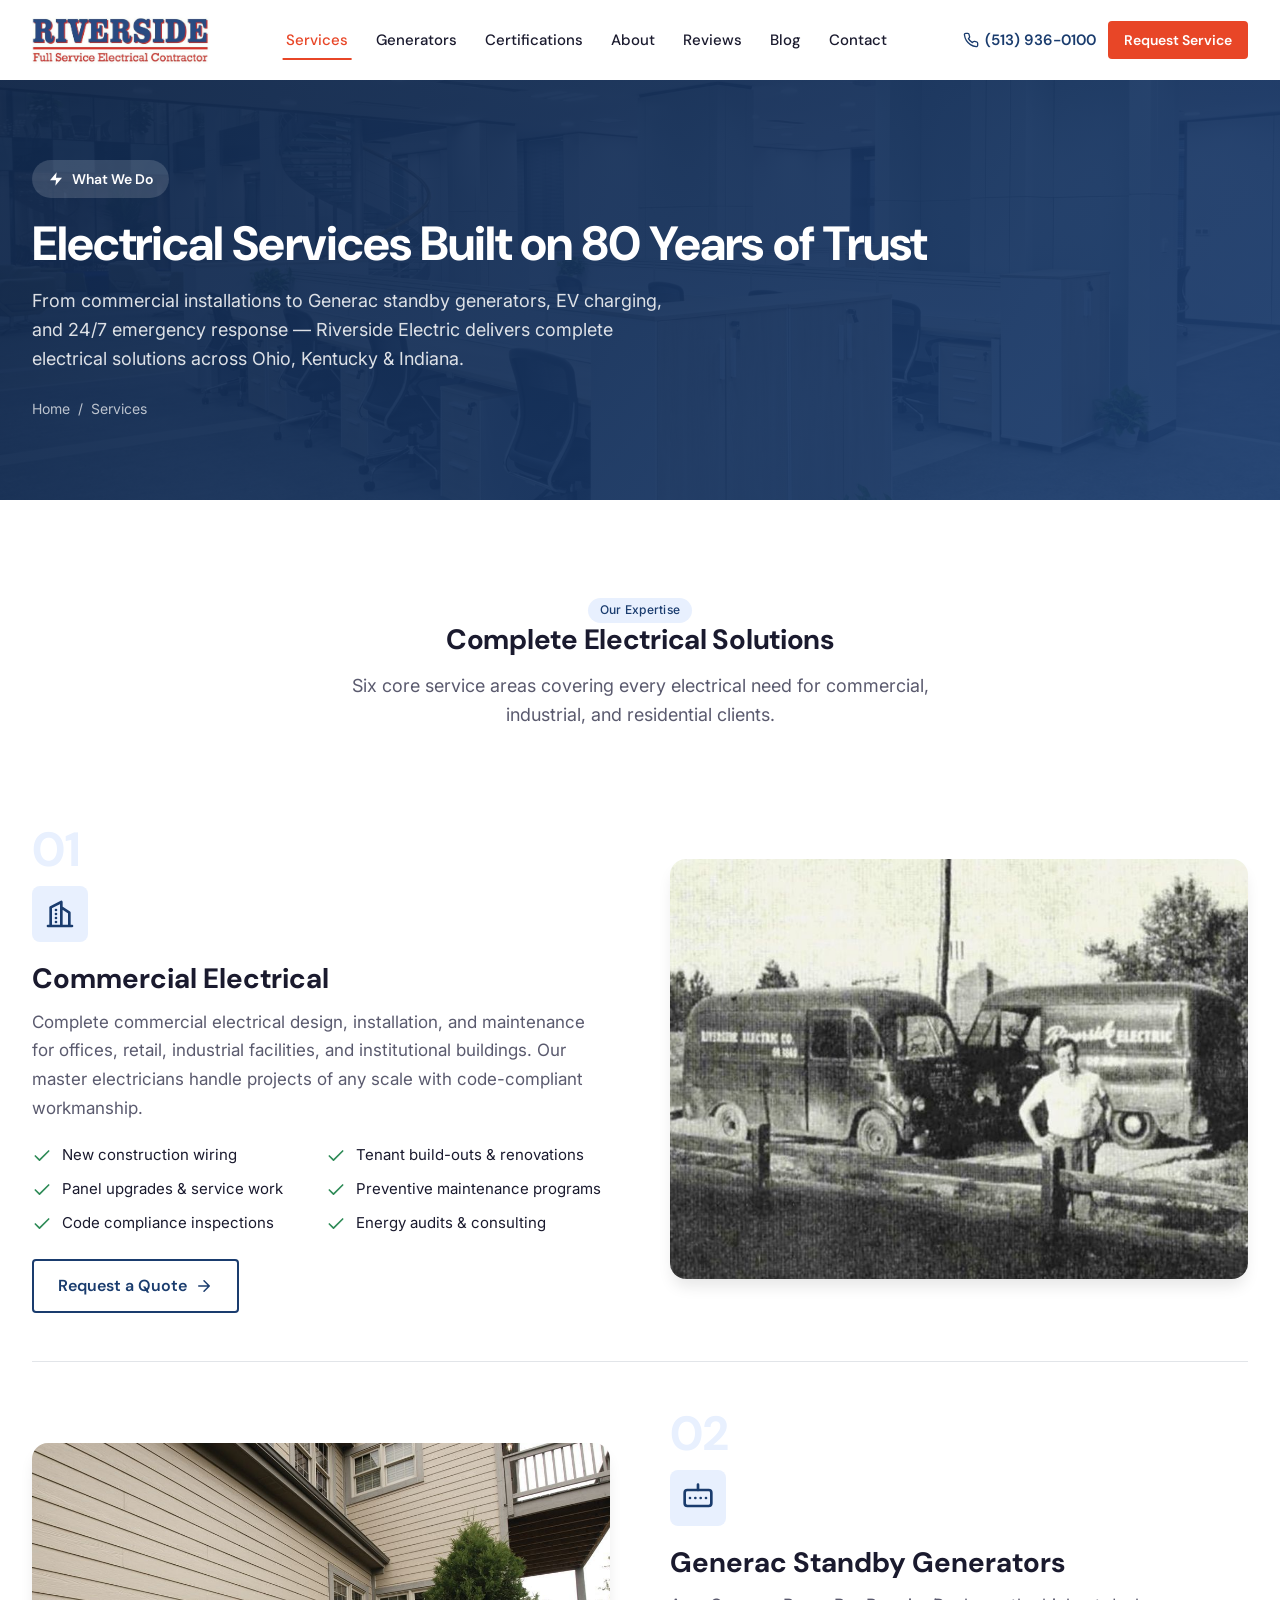
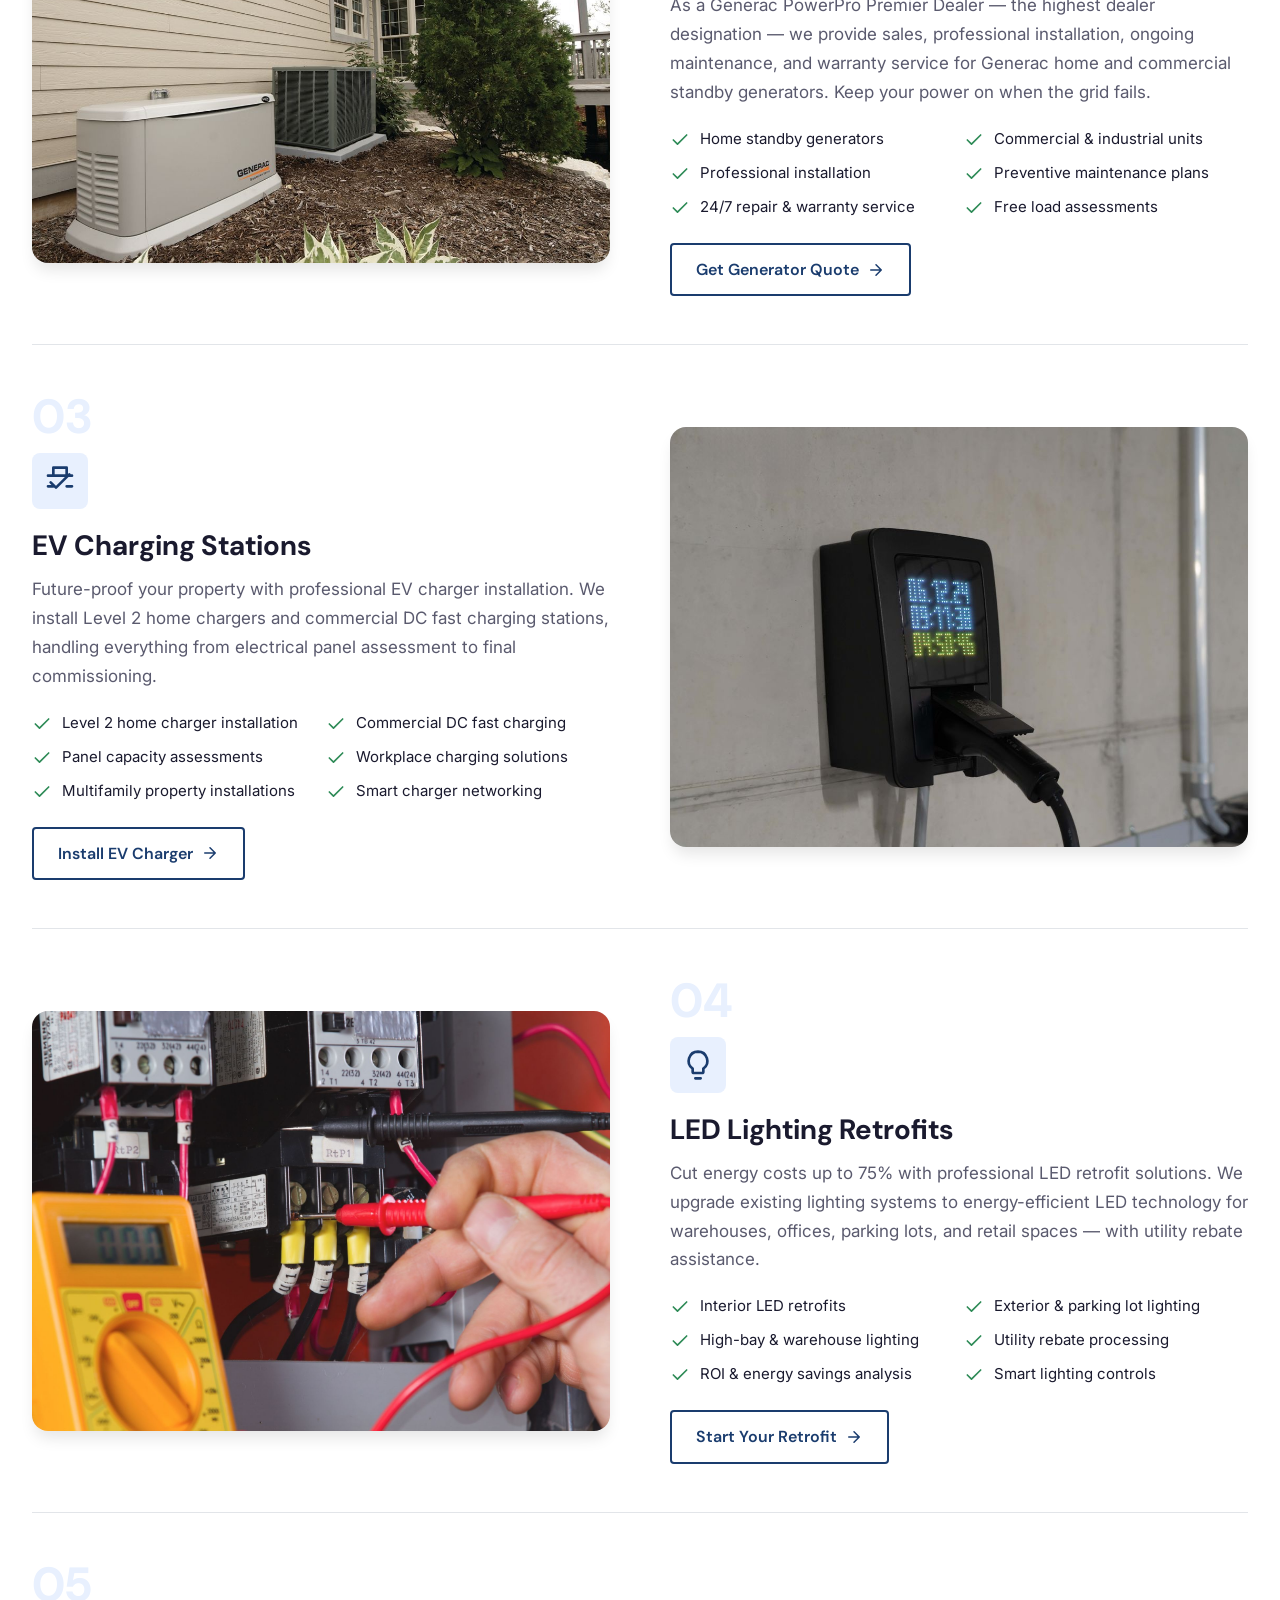
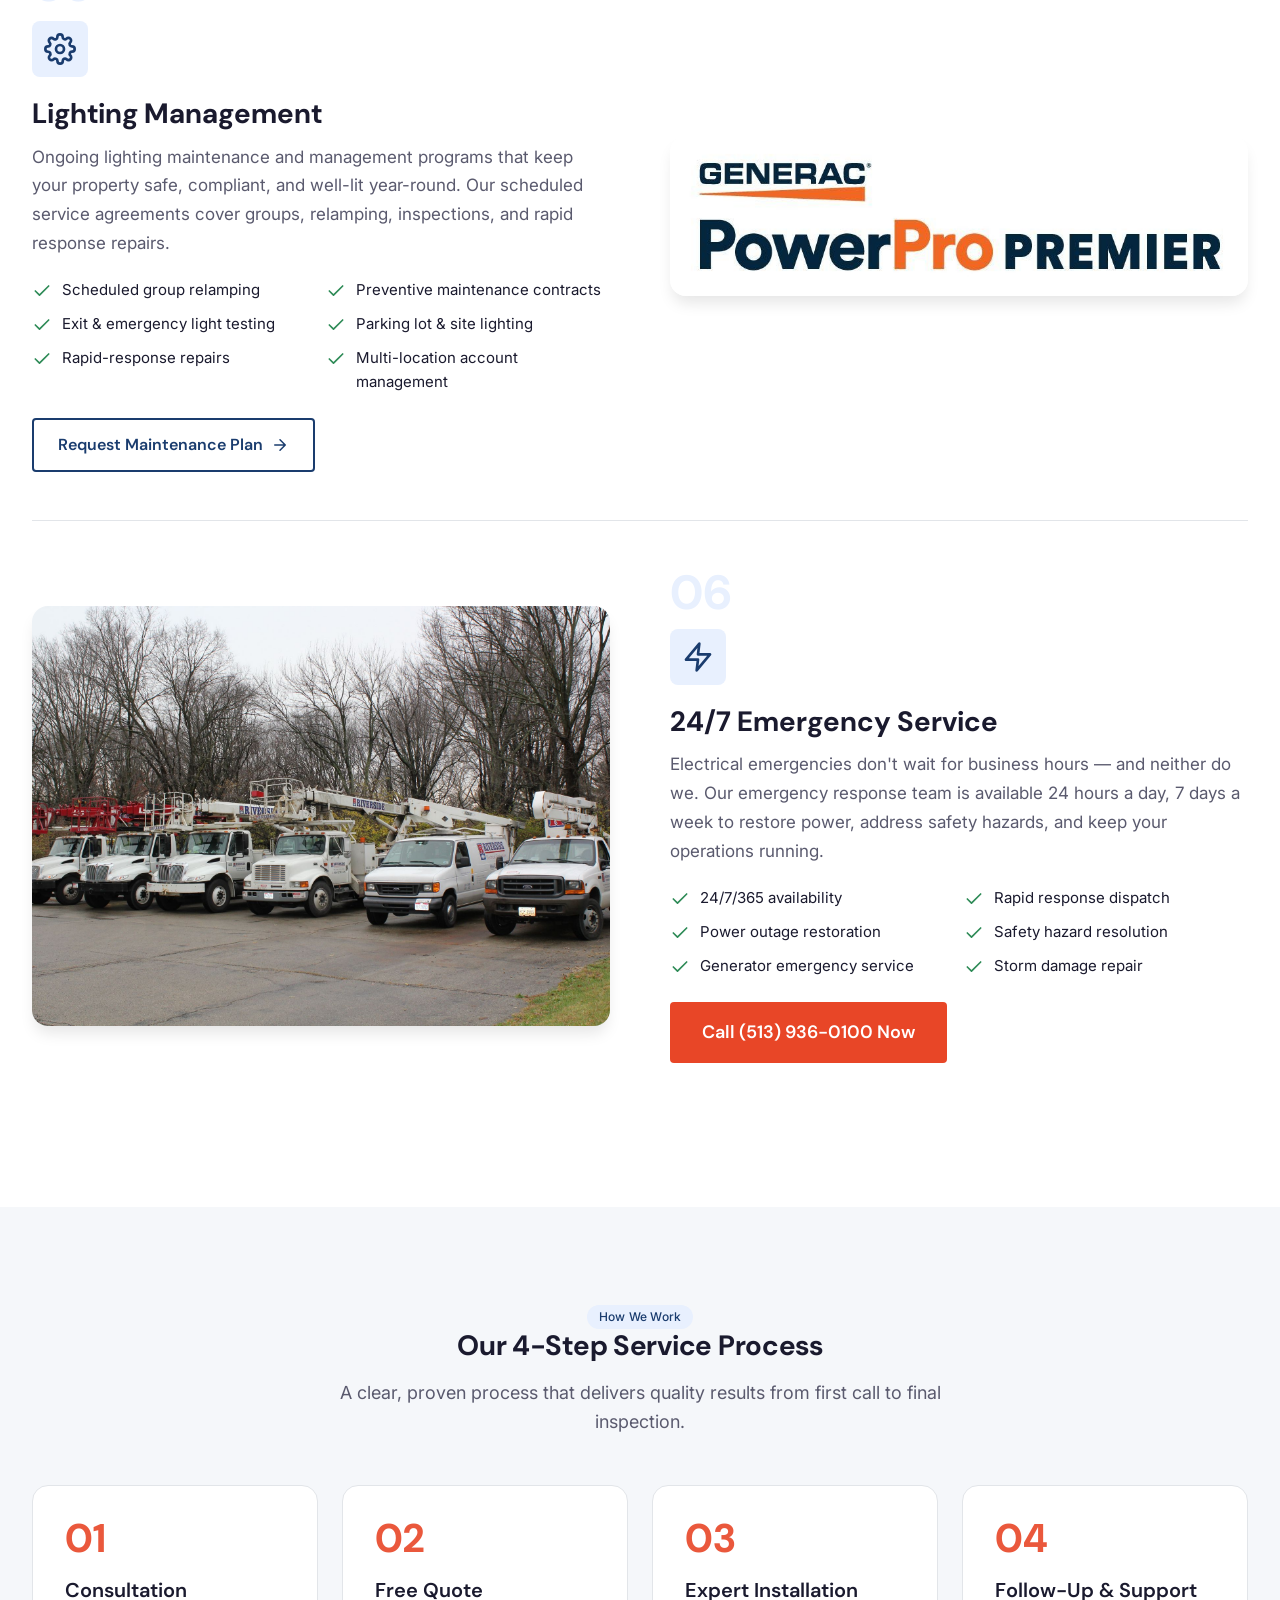
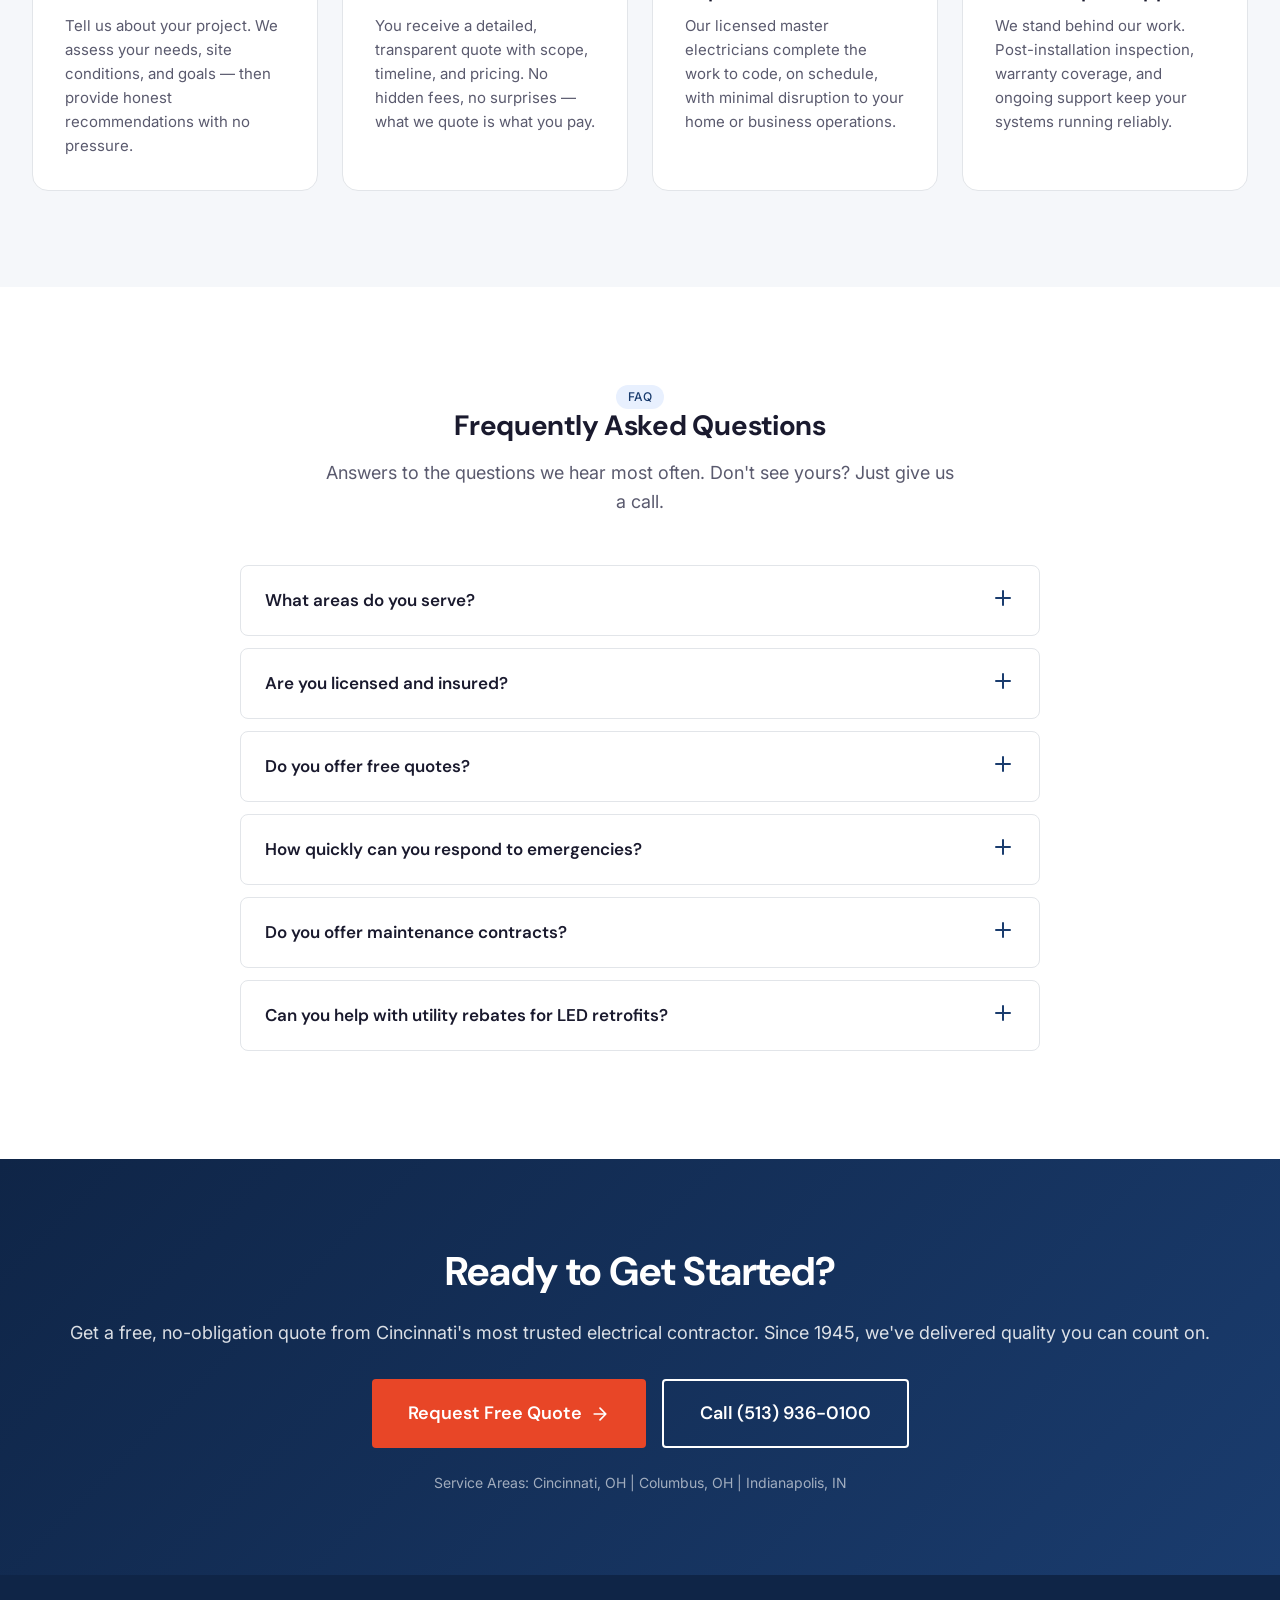
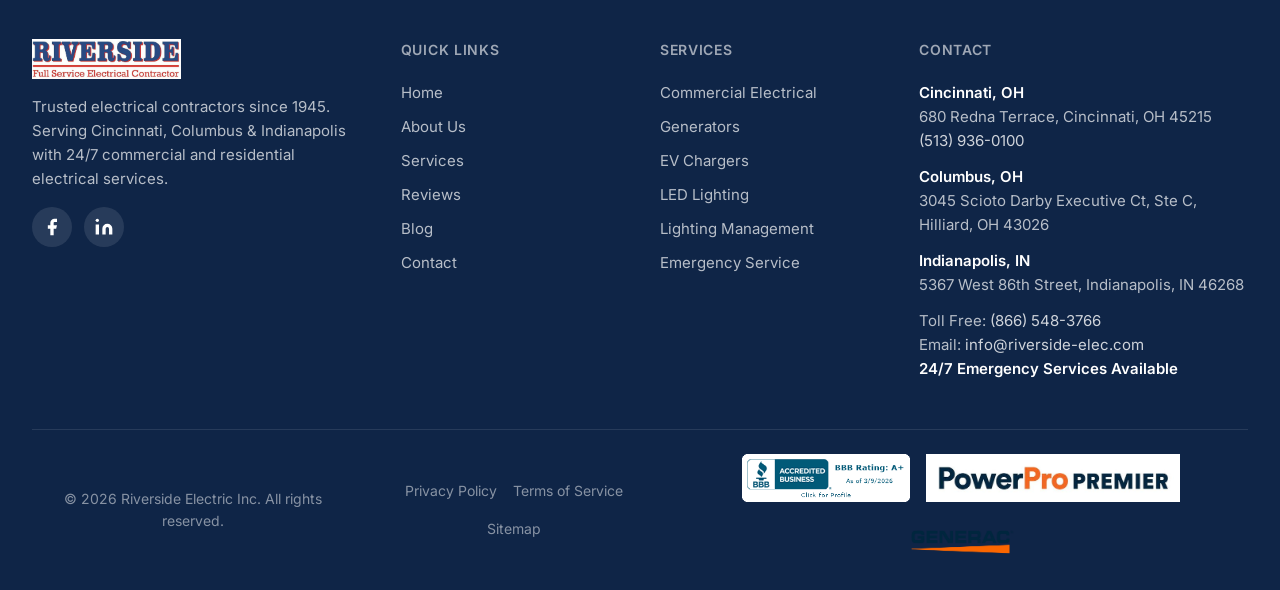
<file: service.html>
<!DOCTYPE html>
<html lang="en">
<head>
  <meta charset="UTF-8">
  <meta name="viewport" content="width=device-width, initial-scale=1.0">
  <title>Our Services | Riverside Electric Inc.</title>
  <meta name="description" content="Full-range electrical services from Riverside Electric: commercial electrical, Generac generators, EV charging, LED retrofits, lighting management & 24/7 emergency service. Serving Cincinnati, Columbus & Indianapolis since 1945.">
  <link rel="preconnect" href="https://fonts.googleapis.com">
  <link rel="preconnect" href="https://fonts.gstatic.com" crossorigin>
  <link href="https://fonts.googleapis.com/css2?family=DM+Sans:ital,opsz,wght@0,9..40,400;0,9..40,500;0,9..40,600;0,9..40,700;1,9..40,400&family=Inter:wght@400;500;600;700&display=swap" rel="stylesheet">
    <link rel="stylesheet" href="styles.css">
</head>
<body>

  <!-- ===== NAVIGATION ===== -->
  <nav class="nav" id="nav">
    <div class="container nav-inner">
      <a href="index.html" class="nav-logo">
        <img src="./assets/images/logo.png" alt="Riverside Electric Inc." loading="eager">
      </a>
      <div class="nav-links">
        <a href="service.html" class="nav-link active">Services</a>
        <a href="index.html#generators" class="nav-link">Generators</a>
        <a href="index.html#certifications" class="nav-link">Certifications</a>
        <a href="about.html" class="nav-link">About</a>
        <a href="index.html#reviews" class="nav-link">Reviews</a>
        <a href="index.html#blog" class="nav-link">Blog</a>
        <a href="contact.html" class="nav-link">Contact</a>
      </div>
      <div class="nav-cta-group">
        <a href="tel:5139360100" class="nav-phone">
          <svg width="16" height="16" viewBox="0 0 24 24" fill="none" stroke="currentColor" stroke-width="2" stroke-linecap="round" stroke-linejoin="round"><path d="M22 16.92v3a2 2 0 01-2.18 2 19.79 19.79 0 01-8.63-3.07 19.5 19.5 0 01-6-6 19.79 19.79 0 01-3.07-8.67A2 2 0 014.11 2h3a2 2 0 012 1.72 12.84 12.84 0 00.7 2.81 2 2 0 01-.45 2.11L8.09 9.91a16 16 0 006 6l1.27-1.27a2 2 0 012.11-.45 12.84 12.84 0 002.81.7A2 2 0 0122 16.92z"/></svg>
          (513) 936-0100
        </a>
        <a href="contact.html" class="btn btn-primary btn-small">Request Service</a>
      </div>
      <button class="nav-toggle" id="navToggle" aria-label="Toggle menu">
        <span></span><span></span><span></span>
      </button>
    </div>
  </nav>

  <!-- Mobile Menu -->
  <div class="mobile-menu-overlay" id="mobileOverlay"></div>
  <div class="mobile-menu" id="mobileMenu">
    <button class="mobile-menu-close" id="mobileClose" aria-label="Close menu">
      <svg width="24" height="24" viewBox="0 0 24 24" fill="none" stroke="currentColor" stroke-width="2" stroke-linecap="round" stroke-linejoin="round"><path d="M18 6L6 18M6 6l12 12"/></svg>
    </button>
    <a href="service.html" class="mobile-menu-item">Services</a>
    <a href="index.html#generators" class="mobile-menu-item">Generators</a>
    <a href="index.html#certifications" class="mobile-menu-item">Certifications</a>
    <a href="about.html" class="mobile-menu-item">About</a>
    <a href="index.html#reviews" class="mobile-menu-item">Reviews</a>
    <a href="index.html#blog" class="mobile-menu-item">Blog</a>
    <a href="contact.html" class="mobile-menu-item">Contact</a>
    <div class="mobile-menu-bottom">
      <a href="tel:5139360100" class="btn btn-secondary btn-full">Call (513) 936-0100</a>
      <a href="contact.html" class="btn btn-primary btn-full">Request Service</a>
    </div>
  </div>

  <!-- ===== PAGE HERO ===== -->
  <section class="page-hero">
    <div class="container page-hero-content">
      <div class="page-hero-tag">
        <svg width="16" height="16" viewBox="0 0 24 24" fill="currentColor"><path d="M13 2L3 14h9l-1 8 10-12h-9l1-8z"/></svg>
        What We Do
      </div>
      <h1 class="page-hero-title">Electrical Services Built on 80 Years of Trust</h1>
      <p class="page-hero-desc">From commercial installations to Generac standby generators, EV charging, and 24/7 emergency response &mdash; Riverside Electric delivers complete electrical solutions across Ohio, Kentucky &amp; Indiana.</p>
      <div class="breadcrumb">
        <a href="index.html">Home</a>
        <span>/</span>
        <span>Services</span>
      </div>
    </div>
  </section>

  <!-- ===== SERVICE DETAILS ===== -->
  <section class="section">
    <div class="container">
      <div class="section-heading reveal">
        <span class="tag tag-category">Our Expertise</span>
        <h2 class="section-title">Complete Electrical Solutions</h2>
        <p class="section-desc">Six core service areas covering every electrical need for commercial, industrial, and residential clients.</p>
      </div>

      <!-- Service 1: Commercial Electrical -->
      <div class="service-detail reveal" id="commercial">
        <div class="service-detail-text">
          <div class="service-detail-num">01</div>
          <div class="service-detail-icon">
            <svg viewBox="0 0 24 24" fill="none" stroke="currentColor" stroke-width="2" stroke-linecap="round" stroke-linejoin="round"><path d="M3 21h18M5 21V7l8-4v18M19 21V11l-6-4"/><path d="M9 9v.01M9 12v.01M9 15v.01M9 18v.01"/></svg>
          </div>
          <h3 class="service-detail-title">Commercial Electrical</h3>
          <p class="service-detail-desc">Complete commercial electrical design, installation, and maintenance for offices, retail, industrial facilities, and institutional buildings. Our master electricians handle projects of any scale with code-compliant workmanship.</p>
          <div class="service-detail-features">
            <div class="service-detail-feature"><svg width="20" height="20" viewBox="0 0 24 24" fill="none" stroke="currentColor" stroke-width="2" stroke-linecap="round" stroke-linejoin="round"><polyline points="20 6 9 17 4 12"/></svg>New construction wiring</div>
            <div class="service-detail-feature"><svg width="20" height="20" viewBox="0 0 24 24" fill="none" stroke="currentColor" stroke-width="2" stroke-linecap="round" stroke-linejoin="round"><polyline points="20 6 9 17 4 12"/></svg>Tenant build-outs &amp; renovations</div>
            <div class="service-detail-feature"><svg width="20" height="20" viewBox="0 0 24 24" fill="none" stroke="currentColor" stroke-width="2" stroke-linecap="round" stroke-linejoin="round"><polyline points="20 6 9 17 4 12"/></svg>Panel upgrades &amp; service work</div>
            <div class="service-detail-feature"><svg width="20" height="20" viewBox="0 0 24 24" fill="none" stroke="currentColor" stroke-width="2" stroke-linecap="round" stroke-linejoin="round"><polyline points="20 6 9 17 4 12"/></svg>Preventive maintenance programs</div>
            <div class="service-detail-feature"><svg width="20" height="20" viewBox="0 0 24 24" fill="none" stroke="currentColor" stroke-width="2" stroke-linecap="round" stroke-linejoin="round"><polyline points="20 6 9 17 4 12"/></svg>Code compliance inspections</div>
            <div class="service-detail-feature"><svg width="20" height="20" viewBox="0 0 24 24" fill="none" stroke="currentColor" stroke-width="2" stroke-linecap="round" stroke-linejoin="round"><polyline points="20 6 9 17 4 12"/></svg>Energy audits &amp; consulting</div>
          </div>
          <a href="contact.html" class="btn btn-secondary">Request a Quote <svg class="arrow-icon" width="18" height="18" viewBox="0 0 24 24" fill="none" stroke="currentColor" stroke-width="2" stroke-linecap="round" stroke-linejoin="round"><path d="M5 12h14M12 5l7 7-7 7"/></svg></a>
        </div>
        <div class="service-detail-img-wrap">
          <img src="./assets/images/home-image.jpg" alt="Commercial electrical services" class="service-detail-img" loading="lazy">
        </div>
      </div>

      <!-- Service 2: Generac Generators -->
      <div class="service-detail reverse reveal" id="generators">
        <div class="service-detail-text">
          <div class="service-detail-num">02</div>
          <div class="service-detail-icon">
            <svg viewBox="0 0 24 24" fill="none" stroke="currentColor" stroke-width="2" stroke-linecap="round" stroke-linejoin="round"><rect x="2" y="6" width="20" height="12" rx="2"/><path d="M6 12h.01M10 12h.01M14 12h.01M18 12h.01"/><path d="M12 2v4"/></svg>
          </div>
          <h3 class="service-detail-title">Generac Standby Generators</h3>
          <p class="service-detail-desc">As a Generac PowerPro Premier Dealer &mdash; the highest dealer designation &mdash; we provide sales, professional installation, ongoing maintenance, and warranty service for Generac home and commercial standby generators. Keep your power on when the grid fails.</p>
          <div class="service-detail-features">
            <div class="service-detail-feature"><svg width="20" height="20" viewBox="0 0 24 24" fill="none" stroke="currentColor" stroke-width="2" stroke-linecap="round" stroke-linejoin="round"><polyline points="20 6 9 17 4 12"/></svg>Home standby generators</div>
            <div class="service-detail-feature"><svg width="20" height="20" viewBox="0 0 24 24" fill="none" stroke="currentColor" stroke-width="2" stroke-linecap="round" stroke-linejoin="round"><polyline points="20 6 9 17 4 12"/></svg>Commercial &amp; industrial units</div>
            <div class="service-detail-feature"><svg width="20" height="20" viewBox="0 0 24 24" fill="none" stroke="currentColor" stroke-width="2" stroke-linecap="round" stroke-linejoin="round"><polyline points="20 6 9 17 4 12"/></svg>Professional installation</div>
            <div class="service-detail-feature"><svg width="20" height="20" viewBox="0 0 24 24" fill="none" stroke="currentColor" stroke-width="2" stroke-linecap="round" stroke-linejoin="round"><polyline points="20 6 9 17 4 12"/></svg>Preventive maintenance plans</div>
            <div class="service-detail-feature"><svg width="20" height="20" viewBox="0 0 24 24" fill="none" stroke="currentColor" stroke-width="2" stroke-linecap="round" stroke-linejoin="round"><polyline points="20 6 9 17 4 12"/></svg>24/7 repair &amp; warranty service</div>
            <div class="service-detail-feature"><svg width="20" height="20" viewBox="0 0 24 24" fill="none" stroke="currentColor" stroke-width="2" stroke-linecap="round" stroke-linejoin="round"><polyline points="20 6 9 17 4 12"/></svg>Free load assessments</div>
          </div>
          <a href="contact.html" class="btn btn-secondary">Get Generator Quote <svg class="arrow-icon" width="18" height="18" viewBox="0 0 24 24" fill="none" stroke="currentColor" stroke-width="2" stroke-linecap="round" stroke-linejoin="round"><path d="M5 12h14M12 5l7 7-7 7"/></svg></a>
        </div>
        <div class="service-detail-img-wrap">
          <img src="./assets/images/generator-1.jpg" alt="Generac standby generator installation" class="service-detail-img" loading="lazy">
        </div>
      </div>

      <!-- Service 3: EV Charging -->
      <div class="service-detail reveal" id="ev">
        <div class="service-detail-text">
          <div class="service-detail-num">03</div>
          <div class="service-detail-icon">
            <svg viewBox="0 0 24 24" fill="none" stroke="currentColor" stroke-width="2" stroke-linecap="round" stroke-linejoin="round"><path d="M5 13l4 4L19 7"/><path d="M7 2h10v6H7zM3 8h4M3 16h4M17 8h4M17 16h4"/></svg>
          </div>
          <h3 class="service-detail-title">EV Charging Stations</h3>
          <p class="service-detail-desc">Future-proof your property with professional EV charger installation. We install Level 2 home chargers and commercial DC fast charging stations, handling everything from electrical panel assessment to final commissioning.</p>
          <div class="service-detail-features">
            <div class="service-detail-feature"><svg width="20" height="20" viewBox="0 0 24 24" fill="none" stroke="currentColor" stroke-width="2" stroke-linecap="round" stroke-linejoin="round"><polyline points="20 6 9 17 4 12"/></svg>Level 2 home charger installation</div>
            <div class="service-detail-feature"><svg width="20" height="20" viewBox="0 0 24 24" fill="none" stroke="currentColor" stroke-width="2" stroke-linecap="round" stroke-linejoin="round"><polyline points="20 6 9 17 4 12"/></svg>Commercial DC fast charging</div>
            <div class="service-detail-feature"><svg width="20" height="20" viewBox="0 0 24 24" fill="none" stroke="currentColor" stroke-width="2" stroke-linecap="round" stroke-linejoin="round"><polyline points="20 6 9 17 4 12"/></svg>Panel capacity assessments</div>
            <div class="service-detail-feature"><svg width="20" height="20" viewBox="0 0 24 24" fill="none" stroke="currentColor" stroke-width="2" stroke-linecap="round" stroke-linejoin="round"><polyline points="20 6 9 17 4 12"/></svg>Workplace charging solutions</div>
            <div class="service-detail-feature"><svg width="20" height="20" viewBox="0 0 24 24" fill="none" stroke="currentColor" stroke-width="2" stroke-linecap="round" stroke-linejoin="round"><polyline points="20 6 9 17 4 12"/></svg>Multifamily property installations</div>
            <div class="service-detail-feature"><svg width="20" height="20" viewBox="0 0 24 24" fill="none" stroke="currentColor" stroke-width="2" stroke-linecap="round" stroke-linejoin="round"><polyline points="20 6 9 17 4 12"/></svg>Smart charger networking</div>
          </div>
          <a href="contact.html" class="btn btn-secondary">Install EV Charger <svg class="arrow-icon" width="18" height="18" viewBox="0 0 24 24" fill="none" stroke="currentColor" stroke-width="2" stroke-linecap="round" stroke-linejoin="round"><path d="M5 12h14M12 5l7 7-7 7"/></svg></a>
        </div>
        <div class="service-detail-img-wrap">
          <img src="./assets/images/ev-charging-station.jpg" alt="EV charging station installation" class="service-detail-img" loading="lazy">
        </div>
      </div>

      <!-- Service 4: LED Lighting -->
      <div class="service-detail reverse reveal" id="led">
        <div class="service-detail-text">
          <div class="service-detail-num">04</div>
          <div class="service-detail-icon">
            <svg viewBox="0 0 24 24" fill="none" stroke="currentColor" stroke-width="2" stroke-linecap="round" stroke-linejoin="round"><path d="M9 18h6M10 22h4M12 2a7 7 0 00-4 12.74V17a1 1 0 001 1h6a1 1 0 001-1v-2.26A7 7 0 0012 2z"/></svg>
          </div>
          <h3 class="service-detail-title">LED Lighting Retrofits</h3>
          <p class="service-detail-desc">Cut energy costs up to 75% with professional LED retrofit solutions. We upgrade existing lighting systems to energy-efficient LED technology for warehouses, offices, parking lots, and retail spaces &mdash; with utility rebate assistance.</p>
          <div class="service-detail-features">
            <div class="service-detail-feature"><svg width="20" height="20" viewBox="0 0 24 24" fill="none" stroke="currentColor" stroke-width="2" stroke-linecap="round" stroke-linejoin="round"><polyline points="20 6 9 17 4 12"/></svg>Interior LED retrofits</div>
            <div class="service-detail-feature"><svg width="20" height="20" viewBox="0 0 24 24" fill="none" stroke="currentColor" stroke-width="2" stroke-linecap="round" stroke-linejoin="round"><polyline points="20 6 9 17 4 12"/></svg>Exterior &amp; parking lot lighting</div>
            <div class="service-detail-feature"><svg width="20" height="20" viewBox="0 0 24 24" fill="none" stroke="currentColor" stroke-width="2" stroke-linecap="round" stroke-linejoin="round"><polyline points="20 6 9 17 4 12"/></svg>High-bay &amp; warehouse lighting</div>
            <div class="service-detail-feature"><svg width="20" height="20" viewBox="0 0 24 24" fill="none" stroke="currentColor" stroke-width="2" stroke-linecap="round" stroke-linejoin="round"><polyline points="20 6 9 17 4 12"/></svg>Utility rebate processing</div>
            <div class="service-detail-feature"><svg width="20" height="20" viewBox="0 0 24 24" fill="none" stroke="currentColor" stroke-width="2" stroke-linecap="round" stroke-linejoin="round"><polyline points="20 6 9 17 4 12"/></svg>ROI &amp; energy savings analysis</div>
            <div class="service-detail-feature"><svg width="20" height="20" viewBox="0 0 24 24" fill="none" stroke="currentColor" stroke-width="2" stroke-linecap="round" stroke-linejoin="round"><polyline points="20 6 9 17 4 12"/></svg>Smart lighting controls</div>
          </div>
          <a href="contact.html" class="btn btn-secondary">Start Your Retrofit <svg class="arrow-icon" width="18" height="18" viewBox="0 0 24 24" fill="none" stroke="currentColor" stroke-width="2" stroke-linecap="round" stroke-linejoin="round"><path d="M5 12h14M12 5l7 7-7 7"/></svg></a>
        </div>
        <div class="service-detail-img-wrap">
          <img src="./assets/images/lighting.jpg" alt="LED lighting retrofit" class="service-detail-img" loading="lazy">
        </div>
      </div>

      <!-- Service 5: Lighting Management -->
      <div class="service-detail reveal" id="lighting-mgmt">
        <div class="service-detail-text">
          <div class="service-detail-num">05</div>
          <div class="service-detail-icon">
            <svg viewBox="0 0 24 24" fill="none" stroke="currentColor" stroke-width="2" stroke-linecap="round" stroke-linejoin="round"><circle cx="12" cy="12" r="3"/><path d="M19.4 15a1.65 1.65 0 00.33 1.82l.06.06a2 2 0 010 2.83 2 2 0 01-2.83 0l-.06-.06a1.65 1.65 0 00-1.82-.33 1.65 1.65 0 00-1 1.51V21a2 2 0 01-4 0v-.09A1.65 1.65 0 009 19.4a1.65 1.65 0 00-1.82.33l-.06.06a2 2 0 01-2.83 0 2 2 0 010-2.83l.06-.06a1.65 1.65 0 00.33-1.82 1.65 1.65 0 00-1.51-1H3a2 2 0 010-4h.09A1.65 1.65 0 004.6 9a1.65 1.65 0 00-.33-1.82l-.06-.06a2 2 0 010-2.83 2 2 0 012.83 0l.06.06a1.65 1.65 0 001.82.33H9a1.65 1.65 0 001-1.51V3a2 2 0 014 0v.09a1.65 1.65 0 001 1.51 1.65 1.65 0 001.82-.33l.06-.06a2 2 0 012.83 0 2 2 0 010 2.83l-.06.06a1.65 1.65 0 00-.33 1.82V9a1.65 1.65 0 001.51 1H21a2 2 0 010 4h-.09a1.65 1.65 0 00-1.51 1z"/></svg>
          </div>
          <h3 class="service-detail-title">Lighting Management</h3>
          <p class="service-detail-desc">Ongoing lighting maintenance and management programs that keep your property safe, compliant, and well-lit year-round. Our scheduled service agreements cover groups, relamping, inspections, and rapid response repairs.</p>
          <div class="service-detail-features">
            <div class="service-detail-feature"><svg width="20" height="20" viewBox="0 0 24 24" fill="none" stroke="currentColor" stroke-width="2" stroke-linecap="round" stroke-linejoin="round"><polyline points="20 6 9 17 4 12"/></svg>Scheduled group relamping</div>
            <div class="service-detail-feature"><svg width="20" height="20" viewBox="0 0 24 24" fill="none" stroke="currentColor" stroke-width="2" stroke-linecap="round" stroke-linejoin="round"><polyline points="20 6 9 17 4 12"/></svg>Preventive maintenance contracts</div>
            <div class="service-detail-feature"><svg width="20" height="20" viewBox="0 0 24 24" fill="none" stroke="currentColor" stroke-width="2" stroke-linecap="round" stroke-linejoin="round"><polyline points="20 6 9 17 4 12"/></svg>Exit &amp; emergency light testing</div>
            <div class="service-detail-feature"><svg width="20" height="20" viewBox="0 0 24 24" fill="none" stroke="currentColor" stroke-width="2" stroke-linecap="round" stroke-linejoin="round"><polyline points="20 6 9 17 4 12"/></svg>Parking lot &amp; site lighting</div>
            <div class="service-detail-feature"><svg width="20" height="20" viewBox="0 0 24 24" fill="none" stroke="currentColor" stroke-width="2" stroke-linecap="round" stroke-linejoin="round"><polyline points="20 6 9 17 4 12"/></svg>Rapid-response repairs</div>
            <div class="service-detail-feature"><svg width="20" height="20" viewBox="0 0 24 24" fill="none" stroke="currentColor" stroke-width="2" stroke-linecap="round" stroke-linejoin="round"><polyline points="20 6 9 17 4 12"/></svg>Multi-location account management</div>
          </div>
          <a href="contact.html" class="btn btn-secondary">Request Maintenance Plan <svg class="arrow-icon" width="18" height="18" viewBox="0 0 24 24" fill="none" stroke="currentColor" stroke-width="2" stroke-linecap="round" stroke-linejoin="round"><path d="M5 12h14M12 5l7 7-7 7"/></svg></a>
        </div>
        <div class="service-detail-img-wrap">
          <img src="./assets/images/home-content.jpg" alt="Lighting management services" class="service-detail-img img-sm" loading="lazy">
        </div>
      </div>

      <!-- Service 6: Emergency -->
      <div class="service-detail reverse reveal" id="emergency">
        <div class="service-detail-text">
          <div class="service-detail-num">06</div>
          <div class="service-detail-icon">
            <svg viewBox="0 0 24 24" fill="none" stroke="currentColor" stroke-width="2" stroke-linecap="round" stroke-linejoin="round"><path d="M13 2L3 14h9l-1 8 10-12h-9l1-8z"/></svg>
          </div>
          <h3 class="service-detail-title">24/7 Emergency Service</h3>
          <p class="service-detail-desc">Electrical emergencies don't wait for business hours &mdash; and neither do we. Our emergency response team is available 24 hours a day, 7 days a week to restore power, address safety hazards, and keep your operations running.</p>
          <div class="service-detail-features">
            <div class="service-detail-feature"><svg width="20" height="20" viewBox="0 0 24 24" fill="none" stroke="currentColor" stroke-width="2" stroke-linecap="round" stroke-linejoin="round"><polyline points="20 6 9 17 4 12"/></svg>24/7/365 availability</div>
            <div class="service-detail-feature"><svg width="20" height="20" viewBox="0 0 24 24" fill="none" stroke="currentColor" stroke-width="2" stroke-linecap="round" stroke-linejoin="round"><polyline points="20 6 9 17 4 12"/></svg>Rapid response dispatch</div>
            <div class="service-detail-feature"><svg width="20" height="20" viewBox="0 0 24 24" fill="none" stroke="currentColor" stroke-width="2" stroke-linecap="round" stroke-linejoin="round"><polyline points="20 6 9 17 4 12"/></svg>Power outage restoration</div>
            <div class="service-detail-feature"><svg width="20" height="20" viewBox="0 0 24 24" fill="none" stroke="currentColor" stroke-width="2" stroke-linecap="round" stroke-linejoin="round"><polyline points="20 6 9 17 4 12"/></svg>Safety hazard resolution</div>
            <div class="service-detail-feature"><svg width="20" height="20" viewBox="0 0 24 24" fill="none" stroke="currentColor" stroke-width="2" stroke-linecap="round" stroke-linejoin="round"><polyline points="20 6 9 17 4 12"/></svg>Generator emergency service</div>
            <div class="service-detail-feature"><svg width="20" height="20" viewBox="0 0 24 24" fill="none" stroke="currentColor" stroke-width="2" stroke-linecap="round" stroke-linejoin="round"><polyline points="20 6 9 17 4 12"/></svg>Storm damage repair</div>
          </div>
          <a href="tel:5139360100" class="btn btn-primary">Call (513) 936-0100 Now</a>
        </div>
        <div class="service-detail-img-wrap">
          <img src="./assets/images/img-0913.jpg" alt="Emergency electrical service" class="service-detail-img" loading="lazy">
        </div>
      </div>
    </div>
  </section>

  <!-- ===== PROCESS ===== -->
  <section class="section section-alt">
    <div class="container">
      <div class="section-heading reveal">
        <span class="tag tag-category">How We Work</span>
        <h2 class="section-title">Our 4-Step Service Process</h2>
        <p class="section-desc">A clear, proven process that delivers quality results from first call to final inspection.</p>
      </div>
      <div class="process-grid reveal-stagger">
        <div class="process-card reveal-item">
          <div class="process-step">01</div>
          <h3 class="process-title">Consultation</h3>
          <p class="process-text">Tell us about your project. We assess your needs, site conditions, and goals &mdash; then provide honest recommendations with no pressure.</p>
        </div>
        <div class="process-card reveal-item">
          <div class="process-step">02</div>
          <h3 class="process-title">Free Quote</h3>
          <p class="process-text">You receive a detailed, transparent quote with scope, timeline, and pricing. No hidden fees, no surprises &mdash; what we quote is what you pay.</p>
        </div>
        <div class="process-card reveal-item">
          <div class="process-step">03</div>
          <h3 class="process-title">Expert Installation</h3>
          <p class="process-text">Our licensed master electricians complete the work to code, on schedule, with minimal disruption to your home or business operations.</p>
        </div>
        <div class="process-card reveal-item">
          <div class="process-step">04</div>
          <h3 class="process-title">Follow-Up &amp; Support</h3>
          <p class="process-text">We stand behind our work. Post-installation inspection, warranty coverage, and ongoing support keep your systems running reliably.</p>
        </div>
      </div>
    </div>
  </section>

  <!-- ===== FAQ ===== -->
  <section class="section">
    <div class="container">
      <div class="section-heading reveal">
        <span class="tag tag-category">FAQ</span>
        <h2 class="section-title">Frequently Asked Questions</h2>
        <p class="section-desc">Answers to the questions we hear most often. Don't see yours? Just give us a call.</p>
      </div>
      <div class="faq-list reveal">
        <div class="faq-item">
          <button class="faq-question">What areas do you serve? <span class="faq-icon"><svg width="24" height="24" viewBox="0 0 24 24" fill="none" stroke="currentColor" stroke-width="2" stroke-linecap="round" stroke-linejoin="round"><line x1="12" y1="5" x2="12" y2="19"/><line x1="5" y1="12" x2="19" y2="12"/></svg></span></button>
          <div class="faq-answer"><p>We serve the Greater Cincinnati, Columbus, and Indianapolis metro areas, with service extending across Ohio, Kentucky, and Indiana. With three office locations, we can respond quickly throughout the tri-state region.</p></div>
        </div>
        <div class="faq-item">
          <button class="faq-question">Are you licensed and insured? <span class="faq-icon"><svg width="24" height="24" viewBox="0 0 24 24" fill="none" stroke="currentColor" stroke-width="2" stroke-linecap="round" stroke-linejoin="round"><line x1="12" y1="5" x2="12" y2="19"/><line x1="5" y1="12" x2="19" y2="12"/></svg></span></button>
          <div class="faq-answer"><p>Yes. Riverside Electric is fully licensed and insured across Ohio, Kentucky, and Indiana. We are also a BBB A+ Accredited Business and a Generac PowerPro Premier Dealer &mdash; the highest dealer designation in the Generac network.</p></div>
        </div>
        <div class="faq-item">
          <button class="faq-question">Do you offer free quotes? <span class="faq-icon"><svg width="24" height="24" viewBox="0 0 24 24" fill="none" stroke="currentColor" stroke-width="2" stroke-linecap="round" stroke-linejoin="round"><line x1="12" y1="5" x2="12" y2="19"/><line x1="5" y1="12" x2="19" y2="12"/></svg></span></button>
          <div class="faq-answer"><p>Absolutely. We provide free, no-obligation quotes for all projects. Contact us by phone or through our website, and we'll schedule a consultation at your convenience.</p></div>
        </div>
        <div class="faq-item">
          <button class="faq-question">How quickly can you respond to emergencies? <span class="faq-icon"><svg width="24" height="24" viewBox="0 0 24 24" fill="none" stroke="currentColor" stroke-width="2" stroke-linecap="round" stroke-linejoin="round"><line x1="12" y1="5" x2="12" y2="19"/><line x1="5" y1="12" x2="19" y2="12"/></svg></span></button>
          <div class="faq-answer"><p>Our emergency service team is available 24/7/365. Call (513) 936-0100 at any time and we'll dispatch a technician as quickly as possible. With three locations across the tri-state, we can reach most sites within the hour.</p></div>
        </div>
        <div class="faq-item">
          <button class="faq-question">Do you offer maintenance contracts? <span class="faq-icon"><svg width="24" height="24" viewBox="0 0 24 24" fill="none" stroke="currentColor" stroke-width="2" stroke-linecap="round" stroke-linejoin="round"><line x1="12" y1="5" x2="12" y2="19"/><line x1="5" y1="12" x2="19" y2="12"/></svg></span></button>
          <div class="faq-answer"><p>Yes. We offer scheduled lighting management programs, generator maintenance plans, and preventive maintenance contracts for commercial clients. These agreements provide priority service, predictable costs, and extend the life of your electrical systems.</p></div>
        </div>
        <div class="faq-item">
          <button class="faq-question">Can you help with utility rebates for LED retrofits? <span class="faq-icon"><svg width="24" height="24" viewBox="0 0 24 24" fill="none" stroke="currentColor" stroke-width="2" stroke-linecap="round" stroke-linejoin="round"><line x1="12" y1="5" x2="12" y2="19"/><line x1="5" y1="12" x2="19" y2="12"/></svg></span></button>
          <div class="faq-answer"><p>Yes. We handle the entire rebate process for you &mdash; from initial energy audit to paperwork submission. Many of our LED retrofit projects qualify for substantial utility rebates that significantly reduce the upfront cost.</p></div>
        </div>
      </div>
    </div>
  </section>

  <!-- ===== CTA SECTION ===== -->
  <section class="section-cta cta-section">
    <div class="container">
      <div class="cta-content reveal">
        <h2 class="cta-title">Ready to Get Started?</h2>
        <p class="cta-desc">Get a free, no-obligation quote from Cincinnati's most trusted electrical contractor. Since 1945, we've delivered quality you can count on.</p>
        <div class="cta-buttons">
          <a href="contact.html" class="btn btn-primary" style="padding:18px 36px;font-size:1.125rem;">Request Free Quote <svg class="arrow-icon" width="20" height="20" viewBox="0 0 24 24" fill="none" stroke="currentColor" stroke-width="2" stroke-linecap="round" stroke-linejoin="round"><path d="M5 12h14M12 5l7 7-7 7"/></svg></a>
          <a href="tel:5139360100" class="btn btn-ghost" style="padding:18px 36px;font-size:1.125rem;">Call (513) 936-0100</a>
        </div>
        <p class="cta-areas">Service Areas: Cincinnati, OH | Columbus, OH | Indianapolis, IN</p>
      </div>
    </div>
  </section>

  <!-- ===== FOOTER ===== -->
  <footer class="footer">
    <div class="container">
      <div class="footer-grid">
        <div>
          <div class="footer-logo"><img src="./assets/images/logo.png" alt="Riverside Electric Inc."></div>
          <p class="footer-desc">Trusted electrical contractors since 1945. Serving Cincinnati, Columbus &amp; Indianapolis with 24/7 commercial and residential electrical services.</p>
          <div class="footer-socials">
            <a href="#" class="footer-social" aria-label="Facebook"><svg viewBox="0 0 24 24" fill="currentColor"><path d="M18 2h-3a5 5 0 00-5 5v3H7v4h3v8h4v-8h3l1-4h-4V7a1 1 0 011-1h3z"/></svg></a>
            <a href="#" class="footer-social" aria-label="LinkedIn"><svg viewBox="0 0 24 24" fill="currentColor"><path d="M16 8a6 6 0 016 6v7h-4v-7a2 2 0 00-2-2 2 2 0 00-2 2v7h-4v-7a6 6 0 016-6zM2 9h4v12H2z"/><circle cx="4" cy="4" r="2"/></svg></a>
          </div>
        </div>
        <div>
          <div class="footer-col-title">Quick Links</div>
          <div class="footer-links">
            <a href="index.html" class="footer-link">Home</a>
            <a href="about.html" class="footer-link">About Us</a>
            <a href="service.html" class="footer-link">Services</a>
            <a href="index.html#reviews" class="footer-link">Reviews</a>
            <a href="index.html#blog" class="footer-link">Blog</a>
            <a href="contact.html" class="footer-link">Contact</a>
          </div>
        </div>
        <div>
          <div class="footer-col-title">Services</div>
          <div class="footer-links">
            <a href="service.html#commercial" class="footer-link">Commercial Electrical</a>
            <a href="service.html#generators" class="footer-link">Generators</a>
            <a href="service.html#ev" class="footer-link">EV Chargers</a>
            <a href="service.html#led" class="footer-link">LED Lighting</a>
            <a href="service.html#lighting-mgmt" class="footer-link">Lighting Management</a>
            <a href="service.html#emergency" class="footer-link">Emergency Service</a>
          </div>
        </div>
        <div>
          <div class="footer-col-title">Contact</div>
          <div class="footer-contact">
            <p><strong>Cincinnati, OH</strong><br>680 Redna Terrace, Cincinnati, OH 45215<br><a href="tel:5139360100">(513) 936-0100</a></p>
            <p style="margin-top:12px;"><strong>Columbus, OH</strong><br>3045 Scioto Darby Executive Ct, Ste C, Hilliard, OH 43026</p>
            <p style="margin-top:12px;"><strong>Indianapolis, IN</strong><br>5367 West 86th Street, Indianapolis, IN 46268</p>
            <p style="margin-top:12px;">Toll Free: <a href="tel:8665483766">(866) 548-3766</a><br>Email: <a href="mailto:info@riverside-elec.com">info@riverside-elec.com</a><br><strong>24/7 Emergency Services Available</strong></p>
          </div>
        </div>
      </div>
      <div class="footer-bottom">
        <div class="footer-copyright">&copy; 2026 Riverside Electric Inc. All rights reserved.</div>
        <div class="footer-legal">
          <a href="#">Privacy Policy</a>
          <a href="#">Terms of Service</a>
          <a href="#">Sitemap</a>
        </div>
        <div class="footer-badges">
          <img src="./assets/images/bbb-badge.png" alt="BBB A+ Rating">
          <img src="./assets/images/powerpro-badge.jpg" alt="Generac PowerPro Premier">
          <img src="./assets/images/generac-badge.png" alt="Generac Authorized Dealer">
        </div>
      </div>
    </div>
  </footer>

  <!-- Mobile Bottom CTA Bar -->
  <div class="mobile-cta-bar">
    <a href="tel:5139360100" class="btn btn-secondary btn-full">Call Now</a>
    <a href="contact.html" class="btn btn-primary btn-full">Request Service</a>
  </div>

  <!-- ===== SCRIPTS ===== -->
    <script src="main.js"></script>
</body>
</html>
</file>
<file: styles.css>
/* ============================================================
   Riverside Electric — styles.css
   Shared design system (from index.html) + page-specific rules.
   ============================================================ */

    /* ===== CSS VARIABLES ===== */
    :root {
      --color-primary: #1A3C6E;
      --color-primary-dark: #0F2547;
      --color-primary-light: #E8F0FE;
      --color-accent: #E84627;
      --color-accent-hover: #D13B1F;
      --color-accent-light: #FFF0EB;
      --color-success: #2E8B57;
      --color-warning: #F5A623;
      --color-text-primary: #1A1A2E;
      --color-text-secondary: #5A5A6E;
      --color-text-muted: #8A8A9E;
      --color-background: #FFFFFF;
      --color-surface: #F5F7FA;
      --color-border: #E2E5E9;
      --radius-sm: 4px;
      --radius-md: 8px;
      --radius-lg: 16px;
      --radius-xl: 24px;
      --shadow-sm: 0 1px 2px rgba(0,0,0,0.05);
      --shadow-md: 0 4px 6px -1px rgba(0,0,0,0.1);
      --shadow-lg: 0 10px 15px -3px rgba(0,0,0,0.1);
      --shadow-card: 0 2px 8px rgba(0,0,0,0.08);
      --font-display: 'DM Sans', sans-serif;
      --font-body: 'Inter', sans-serif;
      --transition-default: 200ms ease;
      --transition-smooth: 300ms ease-out;
    }

    /* ===== RESET & BASE ===== */
    *, *::before, *::after { box-sizing: border-box; margin: 0; padding: 0; }
    html { scroll-behavior: smooth; }
    body {
      font-family: var(--font-body);
      color: var(--color-text-primary);
      background: var(--color-background);
      line-height: 1.6;
      overflow-x: hidden;
      -webkit-font-smoothing: antialiased;
    }
    img { max-width: 100%; height: auto; display: block; }
    a { text-decoration: none; color: inherit; transition: var(--transition-default); }
    ul { list-style: none; }
    button { font-family: inherit; cursor: pointer; border: none; background: none; }
    input, select, textarea { font-family: inherit; font-size: 1rem; }

    /* ===== UTILITY ===== */
    .container { max-width: 1280px; margin: 0 auto; padding: 0 16px; }
    @media (min-width: 768px) { .container { padding: 0 24px; } }
    @media (min-width: 1024px) { .container { padding: 0 32px; } }
    .sr-only { position: absolute; width: 1px; height: 1px; padding: 0; margin: -1px; overflow: hidden; clip: rect(0,0,0,0); border: 0; }

    /* ===== ANIMATIONS ===== */
    @keyframes fadeInUp {
      from { opacity: 0; transform: translateY(30px); }
      to { opacity: 1; transform: translateY(0); }
    }
    @keyframes fadeIn {
      from { opacity: 0; }
      to { opacity: 1; }
    }
    @keyframes slideInRight {
      from { opacity: 0; transform: translateX(40px); }
      to { opacity: 1; transform: translateX(0); }
    }
    @keyframes countUp {
      from { opacity: 0; transform: translateY(10px); }
      to { opacity: 1; transform: translateY(0); }
    }
    @keyframes pulse {
      0%, 100% { transform: scale(1); }
      50% { transform: scale(1.05); }
    }
    .anim-fade-in-up {
      opacity: 0;
      animation: fadeInUp 0.6s ease-out forwards;
    }
    .anim-delay-1 { animation-delay: 0.1s; }
    .anim-delay-2 { animation-delay: 0.2s; }
    .anim-delay-3 { animation-delay: 0.3s; }
    .anim-delay-4 { animation-delay: 0.4s; }
    .anim-delay-5 { animation-delay: 0.5s; }

    /* Scroll reveal (intersection observer) */
    .reveal {
      opacity: 0;
      transform: translateY(30px);
      transition: opacity 0.5s ease-out, transform 0.5s ease-out;
    }
    .reveal.visible {
      opacity: 1;
      transform: translateY(0);
    }
    .reveal-stagger .reveal-item {
      opacity: 0;
      transform: translateY(30px);
      transition: opacity 0.5s ease-out, transform 0.5s ease-out;
    }
    .reveal-stagger.visible .reveal-item:nth-child(1) { transition-delay: 0.0s; opacity: 1; transform: translateY(0); }
    .reveal-stagger.visible .reveal-item:nth-child(2) { transition-delay: 0.1s; opacity: 1; transform: translateY(0); }
    .reveal-stagger.visible .reveal-item:nth-child(3) { transition-delay: 0.2s; opacity: 1; transform: translateY(0); }
    .reveal-stagger.visible .reveal-item:nth-child(4) { transition-delay: 0.3s; opacity: 1; transform: translateY(0); }
    .reveal-stagger.visible .reveal-item:nth-child(5) { transition-delay: 0.4s; opacity: 1; transform: translateY(0); }
    .reveal-stagger.visible .reveal-item:nth-child(6) { transition-delay: 0.5s; opacity: 1; transform: translateY(0); }

    /* ===== BUTTONS ===== */
    .btn {
      display: inline-flex; align-items: center; justify-content: center; gap: 8px;
      font-family: var(--font-display); font-weight: 600; border-radius: var(--radius-sm);
      transition: var(--transition-default); text-decoration: none;
      white-space: nowrap;
    }
    .btn-primary {
      background: var(--color-accent); color: #fff; padding: 16px 32px; font-size: 1.125rem;
    }
    .btn-primary:hover { background: var(--color-accent-hover); transform: translateY(-2px); box-shadow: var(--shadow-md); }
    .btn-ghost {
      background: transparent; color: #fff; border: 2px solid #fff; padding: 14px 30px; font-size: 1.125rem;
    }
    .btn-ghost:hover { background: #fff; color: var(--color-primary); }
    .btn-secondary {
      background: transparent; color: var(--color-primary); border: 2px solid var(--color-primary); padding: 12px 24px; font-size: 1rem;
    }
    .btn-secondary:hover { background: var(--color-primary); color: #fff; }
    .btn-small { padding: 8px 16px; font-size: 0.875rem; }
    .btn .arrow-icon { transition: transform 0.2s ease; }
    .btn:hover .arrow-icon { transform: translateX(4px); }
    .btn-full { width: 100%; }

    /* ===== TAGS / PILLS ===== */
    .tag {
      display: inline-block; font-size: 0.75rem; font-weight: 500; letter-spacing: 0.02em;
      padding: 4px 12px; border-radius: 100px; line-height: 1.4;
    }
    .tag-primary { background: var(--color-primary); color: #fff; }
    .tag-accent { background: var(--color-accent); color: #fff; }
    .tag-category { background: var(--color-primary-light); color: var(--color-primary); }
    .tag-success { background: #F0F9F4; color: var(--color-success); }
    .tag-outline { background: transparent; border: 1px solid rgba(255,255,255,0.3); color: #fff; }

    /* ===== NAVIGATION ===== */
    .nav {
      position: fixed; top: 0; left: 0; right: 0; z-index: 1000;
      background: #fff; transition: var(--transition-smooth); height: 80px;
    }
    .nav.scrolled { box-shadow: var(--shadow-lg); }
    .nav-inner { display: flex; align-items: center; justify-content: space-between; height: 100%; }
    .nav-logo { display: flex; align-items: center; gap: 8px; }
    .nav-logo img { height: 48px; width: auto; }
    .nav-links { display: none; align-items: center; gap: 4px; }
    .nav-link {
      font-family: var(--font-display); font-size: 0.9375rem; font-weight: 500;
      color: var(--color-text-primary); padding: 8px 12px; border-radius: var(--radius-sm);
      position: relative;
    }
    .nav-link:hover { color: var(--color-accent); }
    .nav-link::after {
      content: ''; position: absolute; bottom: 0; left: 50%; width: 0; height: 2px;
      background: var(--color-accent); transition: var(--transition-default); transform: translateX(-50%);
    }
    .nav-link:hover::after { width: 80%; }
    .nav-cta-group { display: none; align-items: center; gap: 12px; }
    .nav-phone { font-family: var(--font-display); font-weight: 600; color: var(--color-primary); font-size: 0.9375rem; display: flex; align-items: center; gap: 6px; }
    .nav-phone:hover { color: var(--color-accent); }
    .nav-toggle { display: flex; flex-direction: column; gap: 5px; padding: 8px; cursor: pointer; }
    .nav-toggle span { display: block; width: 24px; height: 2px; background: var(--color-text-primary); transition: var(--transition-smooth); border-radius: 2px; }
    .nav-toggle.active span:nth-child(1) { transform: rotate(45deg) translate(5px, 5px); }
    .nav-toggle.active span:nth-child(2) { opacity: 0; }
    .nav-toggle.active span:nth-child(3) { transform: rotate(-45deg) translate(5px, -5px); }

    .mobile-menu {
      position: fixed; top: 0; right: 0; bottom: 0; width: 100%; max-width: 400px;
      background: #fff; z-index: 1001; transform: translateX(100%);
      transition: transform 0.3s ease-out; padding: 80px 24px 24px; overflow-y: auto;
    }
    .mobile-menu.active { transform: translateX(0); }
    .mobile-menu-overlay { position: fixed; inset: 0; background: rgba(0,0,0,0.5); z-index: 1000; opacity: 0; pointer-events: none; transition: opacity 0.3s ease; }
    .mobile-menu-overlay.active { opacity: 1; pointer-events: all; }
    .mobile-menu-item {
      font-family: var(--font-display); font-size: 1.25rem; font-weight: 600; color: var(--color-text-primary);
      padding: 16px 0; border-bottom: 1px solid var(--color-border); display: flex; justify-content: space-between; align-items: center;
    }
    .mobile-menu-item:hover { color: var(--color-accent); }
    .mobile-menu-close { position: absolute; top: 20px; right: 20px; padding: 8px; cursor: pointer; }
    .mobile-menu-bottom { margin-top: 24px; display: flex; flex-direction: column; gap: 12px; }
    .mobile-menu-bottom .btn { font-size: 1rem; padding: 14px 24px; }

    @media (min-width: 1024px) {
      .nav-links { display: flex; }
      .nav-cta-group { display: flex; }
      .nav-toggle { display: none; }
    }

    /* ===== HERO ===== */
    .hero {
      position: relative; min-height: 100vh; display: flex; align-items: center;
      overflow: hidden;
    }
    .hero-bg {
      position: absolute; inset: 0; z-index: 0;
      background: linear-gradient(135deg, rgba(15,37,71,0.92) 0%, rgba(15,37,71,0.85) 100%),
                  url('./assets/images/hero-bg.jpg') center/cover no-repeat;
    }
    .hero-content { position: relative; z-index: 1; padding-top: 100px; padding-bottom: 60px; }
    .hero-grid { display: grid; gap: 40px; align-items: center; }
    .hero-badge {
      display: inline-flex; align-items: center; gap: 8px; background: #fff;
      color: var(--color-primary); padding: 8px 16px; border-radius: 100px;
      font-family: var(--font-display); font-weight: 600; font-size: 0.875rem; margin-bottom: 24px;
    }
    .hero-badge .badge-icon { color: var(--color-accent); }
    .hero-title {
      font-family: var(--font-display); font-size: 2.25rem; font-weight: 700; line-height: 1.1;
      color: #fff; letter-spacing: -0.02em; margin-bottom: 20px;
    }
    .hero-subtitle {
      font-size: 1.125rem; line-height: 1.6; color: rgba(255,255,255,0.85); margin-bottom: 32px; max-width: 540px;
    }
    .hero-features { display: flex; flex-direction: column; gap: 12px; margin-bottom: 32px; }
    .hero-feature { display: flex; align-items: center; gap: 12px; color: rgba(255,255,255,0.9); font-size: 0.9375rem; }
    .hero-feature .feature-icon { color: var(--color-accent); flex-shrink: 0; }
    .hero-cta-group { display: flex; flex-direction: column; gap: 12px; }
    .hero-form-card {
      background: #fff; border-radius: var(--radius-lg); padding: 32px; box-shadow: var(--shadow-lg);
      max-width: 420px; width: 100%; margin: 0 auto;
    }
    .hero-form-card h3 { font-family: var(--font-display); font-size: 1.25rem; font-weight: 700; color: var(--color-text-primary); margin-bottom: 4px; }
    .hero-form-card p { color: var(--color-text-secondary); font-size: 0.875rem; margin-bottom: 20px; }
    .form-field { margin-bottom: 16px; }
    .form-label { display: block; font-size: 0.875rem; font-weight: 500; color: var(--color-text-secondary); margin-bottom: 6px; }
    .form-input, .form-select, .form-textarea {
      width: 100%; height: 48px; padding: 0 16px; border: 1px solid var(--color-border); border-radius: var(--radius-md);
      background: #fff; color: var(--color-text-primary); font-size: 0.9375rem; transition: var(--transition-default);
    }
    .form-input:focus, .form-select:focus, .form-textarea:focus { outline: none; border-color: var(--color-primary); box-shadow: 0 0 0 3px rgba(26,60,110,0.1); }
    .form-textarea { height: auto; min-height: 80px; padding: 12px 16px; resize: vertical; }
    .form-select { appearance: none; background-image: url("data:image/svg+xml,%3Csvg xmlns='http://www.w3.org/2000/svg' width='24' height='24' fill='none' stroke='%235A5A6E' stroke-width='2' stroke-linecap='round' stroke-linejoin='round'%3E%3Cpath d='M6 9l6 6 6-6'/%3E%3C/svg%3E"); background-repeat: no-repeat; background-position: right 12px center; padding-right: 40px; }
    .form-note { font-size: 0.75rem; color: var(--color-text-muted); margin-top: 12px; text-align: center; }

    @media (min-width: 768px) {
      .hero-title { font-size: 3rem; }
      .hero-cta-group { flex-direction: row; gap: 16px; }
      .hero-features { flex-direction: row; flex-wrap: wrap; gap: 16px 32px; }
    }
    @media (min-width: 1024px) {
      .hero { min-height: 90vh; }
      .hero-grid { grid-template-columns: 1.5fr 1fr; gap: 60px; }
      .hero-title { font-size: 3.5rem; }
      .hero-content { padding-top: 80px; padding-bottom: 80px; }
    }

    /* ===== TRUST BAR ===== */
    .trust-bar { background: var(--color-primary-dark); padding: 32px 0; }
    .trust-grid { display: flex; align-items: center; justify-content: space-between; gap: 8px; text-align: center; }
    .trust-item { padding: 4px 6px; flex: 1; min-width: 0; }
    .trust-number { font-family: var(--font-display); font-size: 1.5rem; font-weight: 700; color: #fff; line-height: 1; }
    .trust-number .star { color: #F5A623; }
    .trust-label { font-size: 0.6875rem; color: rgba(255,255,255,0.7); margin-top: 6px; line-height: 1.3; }
    .trust-divider { display: block; width: 1px; height: 48px; background: rgba(255,255,255,0.15); flex-shrink: 0; }

    @media (min-width: 768px) {
      .trust-bar { padding: 40px 0; }
      .trust-grid { gap: 16px; }
      .trust-item { padding: 8px 16px; }
      .trust-number { font-size: 2.5rem; }
      .trust-label { font-size: 0.875rem; margin-top: 8px; line-height: 1.4; }
      .trust-divider { height: 60px; }
    }

    /* ===== SECTIONS COMMON ===== */
    .section { padding: 64px 0; }
    .section-heading { text-align: center; margin-bottom: 48px; }
    .section-label { display: inline-block; margin-bottom: 12px; }
    .section-title { font-family: var(--font-display); font-size: 1.75rem; font-weight: 700; line-height: 1.2; letter-spacing: -0.01em; color: var(--color-text-primary); margin-bottom: 16px; }
    .section-desc { font-size: 1.125rem; color: var(--color-text-secondary); max-width: 640px; margin: 0 auto; line-height: 1.6; }
    .section-dark { background: var(--color-primary); color: #fff; }
    .section-dark .section-title { color: #fff; }
    .section-dark .section-desc { color: rgba(255,255,255,0.8); }
    .section-alt { background: var(--color-surface); }
    .section-cta { background: linear-gradient(135deg, var(--color-primary-dark) 0%, var(--color-primary) 100%); color: #fff; }

    @media (min-width: 768px) { .section { padding: 80px 0; } .section-title { font-size: 2rem; } }
    @media (min-width: 1024px) { .section { padding: 96px 0; } .section-title { font-size: 2rem; } }

    /* ===== CARDS ===== */
    .card {
      background: #fff; border: 1px solid var(--color-border); border-radius: var(--radius-lg);
      padding: 32px; box-shadow: var(--shadow-card); transition: var(--transition-smooth); height: 100%;
    }
    .card:hover { transform: translateY(-4px); box-shadow: var(--shadow-lg); border-color: var(--color-primary); }
    .card-icon { width: 48px; height: 48px; display: flex; align-items: center; justify-content: center; margin-bottom: 20px; }
    .card-icon svg { width: 32px; height: 32px; color: var(--color-primary); }
    .card-title { font-family: var(--font-display); font-size: 1.25rem; font-weight: 600; color: var(--color-text-primary); margin-bottom: 8px; line-height: 1.3; }
    .card-text { font-size: 0.9375rem; color: var(--color-text-secondary); line-height: 1.6; margin-bottom: 16px; }
    .card-link { font-family: var(--font-display); font-weight: 600; font-size: 0.9375rem; color: var(--color-primary); display: inline-flex; align-items: center; gap: 4px; }
    .card-link:hover { color: var(--color-accent); }
    .card-link svg { transition: transform 0.2s ease; }
    .card-link:hover svg { transform: translateX(4px); }
    .card-img { width: 100%; height: 200px; object-fit: cover; border-radius: var(--radius-lg) var(--radius-lg) 0 0; margin: -32px -32px 20px; width: calc(100% + 64px); max-width: none; }

    /* ===== SERVICES ===== */
    .services-grid { display: grid; gap: 24px; }
    @media (min-width: 768px) { .services-grid { grid-template-columns: repeat(2, 1fr); } }
    @media (min-width: 1024px) { .services-grid { grid-template-columns: repeat(3, 1fr); } }

    /* ===== WHY CHOOSE US ===== */
    .why-grid { display: grid; gap: 48px; align-items: center; }
    .why-features { display: grid; grid-template-columns: repeat(1, 1fr); gap: 20px; }
    .why-item { display: flex; gap: 16px; }
    .why-item-icon { width: 40px; height: 40px; border-radius: 50%; background: rgba(255,255,255,0.1); display: flex; align-items: center; justify-content: center; flex-shrink: 0; }
    .why-item-icon svg { width: 20px; height: 20px; color: #fff; }
    .why-item-title { font-family: var(--font-display); font-size: 1rem; font-weight: 600; color: #fff; margin-bottom: 4px; }
    .why-item-text { font-size: 0.875rem; color: rgba(255,255,255,0.7); line-height: 1.5; }
    .why-image-wrapper { border-radius: var(--radius-lg); overflow: hidden; box-shadow: var(--shadow-lg); }
    .why-image { width: 100%; height: 100%; object-fit: cover; border-radius: var(--radius-lg); min-height: 300px; }
    @media (min-width: 768px) { .why-features { grid-template-columns: repeat(2, 1fr); } }
    @media (min-width: 1024px) { .why-grid { grid-template-columns: 1fr 1fr; gap: 60px; } .why-image { min-height: 500px; } }

    /* ===== GENERATOR SPOTLIGHT ===== */
    .generator-grid { display: grid; gap: 40px; align-items: center; }
    .generator-image-wrapper { border-radius: var(--radius-lg); overflow: hidden; box-shadow: var(--shadow-card); background: var(--color-background); }
    .generator-image { width: 100%; height: 100%; object-fit: cover; min-height: 320px; border-radius: var(--radius-lg); }
    .generator-stats { display: flex; gap: 32px; margin-top: 24px; }
    .generator-stat-number { font-family: var(--font-display); font-size: 2rem; font-weight: 700; color: var(--color-primary); }
    .generator-stat-label { font-size: 0.875rem; color: var(--color-text-secondary); margin-top: 4px; }
    @media (min-width: 768px) { .generator-grid { grid-template-columns: 1fr 1fr; } }

    /* ===== CERTIFICATIONS ===== */
    .cert-grid { display: grid; grid-template-columns: repeat(2, 1fr); gap: 16px; }
    .cert-card {
      display: flex; flex-direction: column; align-items: center; text-align: center;
      background: var(--color-surface); border: 1px solid var(--color-border); border-radius: var(--radius-lg);
      padding: 28px 16px; transition: var(--transition-smooth); height: 100%;
    }
    .cert-card:hover { transform: translateY(-4px); box-shadow: var(--shadow-lg); border-color: var(--color-primary); }
    .cert-badge-img { height: 64px; width: auto; object-fit: contain; margin-bottom: 16px; }
    .cert-icon-wrap { width: 64px; height: 64px; border-radius: 50%; background: var(--color-primary-light); display: flex; align-items: center; justify-content: center; margin-bottom: 16px; }
    .cert-icon-wrap svg { width: 32px; height: 32px; color: var(--color-primary); }
    .cert-title { font-family: var(--font-display); font-size: 0.9375rem; font-weight: 600; color: var(--color-text-primary); margin-bottom: 6px; line-height: 1.3; }
    .cert-desc { font-size: 0.8125rem; color: var(--color-text-secondary); line-height: 1.5; }
    @media (min-width: 768px) { .cert-grid { grid-template-columns: repeat(3, 1fr); gap: 24px; } .cert-card { padding: 36px 20px; } .cert-badge-img { height: 72px; } .cert-title { font-size: 1rem; } }
    @media (min-width: 1024px) { .cert-grid { grid-template-columns: repeat(6, 1fr); } }

    /* ===== HERITAGE / STATS ===== */
    .heritage { position: relative; padding: 96px 0; overflow: hidden; }
    .heritage-bg { position: absolute; inset: 0; z-index: 0;
      background: linear-gradient(135deg, rgba(15,37,71,0.92) 0%, rgba(15,37,71,0.88) 100%),
                  url('./assets/images/home-image.jpg') center/cover no-repeat;
      filter: grayscale(0.3);
    }
    .heritage-content { position: relative; z-index: 1; text-align: center; }
    .heritage-year { font-family: var(--font-display); font-size: 1rem; font-weight: 600; color: var(--color-accent); letter-spacing: 0.1em; text-transform: uppercase; margin-bottom: 16px; }
    .heritage-title { font-family: var(--font-display); font-size: 2rem; font-weight: 700; color: #fff; line-height: 1.2; margin-bottom: 40px; }
    .heritage-stats { display: grid; grid-template-columns: repeat(2, 1fr); gap: 24px; max-width: 800px; margin: 0 auto; }
    .heritage-stat { text-align: center; }
    .heritage-stat-number { font-family: var(--font-display); font-size: 2.5rem; font-weight: 700; color: #fff; }
    .heritage-stat-label { font-size: 0.875rem; color: rgba(255,255,255,0.7); margin-top: 8px; }
    .heritage-quote { font-size: 1.125rem; font-style: italic; color: rgba(255,255,255,0.85); max-width: 640px; margin: 40px auto 0; line-height: 1.6; }
    @media (min-width: 768px) { .heritage-title { font-size: 2.5rem; } .heritage-stats { grid-template-columns: repeat(4, 1fr); } .heritage-stat-number { font-size: 3rem; } }

    /* ===== TESTIMONIALS ===== */
    .testimonials-grid { display: grid; gap: 24px; }
    .testimonial-card { background: #fff; border: 1px solid var(--color-border); border-radius: var(--radius-lg); padding: 32px; box-shadow: var(--shadow-card); }
    .testimonial-stars { color: #F5A623; font-size: 1.125rem; margin-bottom: 16px; letter-spacing: 2px; }
    .testimonial-text { font-size: 1rem; line-height: 1.6; color: var(--color-text-primary); font-style: italic; margin-bottom: 20px; }
    .testimonial-author { font-family: var(--font-display); font-weight: 600; color: var(--color-text-primary); }
    .testimonial-source { font-size: 0.875rem; color: var(--color-text-muted); margin-top: 2px; }
    @media (min-width: 768px) { .testimonials-grid { grid-template-columns: repeat(2, 1fr); } }
    @media (min-width: 1024px) { .testimonials-grid { grid-template-columns: repeat(3, 1fr); } }

    /* ===== BLOG ===== */
    .blog-grid { display: grid; gap: 24px; }
    .blog-card { background: #fff; border-radius: var(--radius-lg); overflow: hidden; box-shadow: var(--shadow-card); transition: var(--transition-smooth); }
    .blog-card:hover { transform: translateY(-4px); box-shadow: var(--shadow-lg); }
    .blog-img { width: 100%; height: 200px; object-fit: cover; }
    .blog-content { padding: 24px; }
    .blog-tag { margin-bottom: 12px; }
    .blog-title { font-family: var(--font-display); font-size: 1.125rem; font-weight: 600; color: var(--color-text-primary); line-height: 1.3; margin-bottom: 8px; }
    .blog-title:hover { color: var(--color-accent); }
    .blog-meta { font-size: 0.875rem; color: var(--color-text-muted); margin-bottom: 12px; }
    .blog-link { font-family: var(--font-display); font-weight: 600; font-size: 0.875rem; color: var(--color-primary); display: inline-flex; align-items: center; gap: 4px; }
    .blog-link:hover { color: var(--color-accent); }
    .blog-link svg { transition: transform 0.2s ease; }
    .blog-link:hover svg { transform: translateX(4px); }
    .blog-header { display: flex; justify-content: space-between; align-items: flex-end; margin-bottom: 32px; }
    .blog-header .section-title { text-align: left; margin-bottom: 0; }
    .view-all-link { font-family: var(--font-display); font-weight: 600; font-size: 0.9375rem; color: var(--color-primary); display: flex; align-items: center; gap: 4px; white-space: nowrap; }
    .view-all-link:hover { color: var(--color-accent); }
    .view-all-link svg { transition: transform 0.2s ease; }
    .view-all-link:hover svg { transform: translateX(4px); }
    @media (min-width: 768px) { .blog-grid { grid-template-columns: repeat(2, 1fr); } }
    @media (min-width: 1024px) { .blog-grid { grid-template-columns: repeat(3, 1fr); } }

    /* ===== CTA SECTION ===== */
    .cta-section { padding: 80px 0; }
    .cta-content { text-align: center; }
    .cta-title { font-family: var(--font-display); font-size: 2rem; font-weight: 700; color: #fff; margin-bottom: 16px; }
    .cta-desc { font-size: 1.125rem; color: rgba(255,255,255,0.85); margin-bottom: 32px; }
    .cta-buttons { display: flex; flex-direction: column; gap: 12px; justify-content: center; }
    .cta-areas { font-size: 0.875rem; color: rgba(255,255,255,0.6); margin-top: 24px; }
    @media (min-width: 768px) { .cta-title { font-size: 2.5rem; } .cta-buttons { flex-direction: row; gap: 16px; } }

    /* ===== FOOTER ===== */
    .footer { background: var(--color-primary-dark); color: #fff; padding: 64px 0 0; }
    .footer-grid { display: grid; gap: 40px; }
    .footer-col-title { font-size: 0.875rem; font-weight: 600; text-transform: uppercase; letter-spacing: 0.05em; color: rgba(255,255,255,0.6); margin-bottom: 20px; }
    .footer-logo { margin-bottom: 16px; }
    .footer-logo img { height: 40px; width: auto;  }
    .footer-desc { font-size: 0.9375rem; color: rgba(255,255,255,0.7); line-height: 1.6; margin-bottom: 16px; }
    .footer-socials { display: flex; gap: 12px; }
    .footer-social { width: 40px; height: 40px; border-radius: 50%; background: rgba(255,255,255,0.1); display: flex; align-items: center; justify-content: center; transition: var(--transition-default); }
    .footer-social:hover { background: var(--color-accent); }
    .footer-social svg { width: 20px; height: 20px; color: #fff; }
    .footer-links { display: flex; flex-direction: column; gap: 10px; }
    .footer-link { font-size: 0.9375rem; color: rgba(255,255,255,0.7); transition: var(--transition-default); }
    .footer-link:hover { color: #fff; }
    .footer-contact { font-size: 0.9375rem; color: rgba(255,255,255,0.7); line-height: 1.6; }
    .footer-contact strong { color: #fff; font-weight: 600; }
    .footer-contact a { color: rgba(255,255,255,0.8); }
    .footer-contact a:hover { color: #fff; }
    .footer-bottom { border-top: 1px solid rgba(255,255,255,0.1); padding: 24px 0; margin-top: 48px; display: flex; flex-direction: column; gap: 16px; align-items: center; text-align: center; }
    .footer-copyright { font-size: 0.875rem; color: rgba(255,255,255,0.5); }
    .footer-legal { display: flex; gap: 16px; flex-wrap: wrap; justify-content: center; }
    .footer-legal a { font-size: 0.875rem; color: rgba(255,255,255,0.5); }
    .footer-legal a:hover { color: #fff; }
    .footer-badges { display: flex; gap: 16px; align-items: center; justify-content: center; flex-wrap: wrap; }
    .footer-badges img { height: 48px; width: auto; }
    @media (min-width: 768px) { .footer-grid { grid-template-columns: repeat(2, 1fr); } .footer-bottom { flex-direction: row; justify-content: space-between; } }
    @media (min-width: 1024px) { .footer-grid { grid-template-columns: 1.5fr 1fr 1fr 1.5fr; } }

    /* ===== MOBILE BOTTOM CTA BAR ===== */
    .mobile-cta-bar {
      position: fixed; bottom: 0; left: 0; right: 0; z-index: 999;
      background: #fff; padding: 12px 16px; box-shadow: 0 -4px 12px rgba(0,0,0,0.1);
      display: flex; gap: 12px; justify-content: center;
    }
    .mobile-cta-bar .btn { padding: 12px 20px; font-size: 0.9375rem; }
    @media (min-width: 1024px) { .mobile-cta-bar { display: none; } }

    /* ===== ICONS SVG ===== */
    .icon { display: inline-block; width: 24px; height: 24px; flex-shrink: 0; }
    .icon svg { width: 100%; height: 100%; }


/* ===== page-specific: service.html ===== */
.btn { display: inline-flex; align-items: center; justify-content: center; gap: 8px; font-family: var(--font-display); font-weight: 600; border-radius: var(--radius-sm); transition: var(--transition-default); white-space: nowrap; }

.nav-link:hover, .nav-link.active { color: var(--color-accent); }

.nav-link:hover::after, .nav-link.active::after { width: 80%; }

.page-hero { position: relative; padding: 140px 0 64px; background: linear-gradient(135deg, rgba(15,37,71,0.95) 0%, rgba(26,60,110,0.92) 100%), url('./assets/images/hero-bg.jpg') center/cover no-repeat; color: #fff; overflow: hidden; }

.page-hero-content { position: relative; z-index: 1; }

.page-hero-tag { display: inline-flex; align-items: center; gap: 8px; background: rgba(255,255,255,0.15); color: #fff; padding: 8px 16px; border-radius: 100px; font-family: var(--font-display); font-weight: 600; font-size: 0.875rem; margin-bottom: 20px; }

.page-hero-title { font-family: var(--font-display); font-size: 2.25rem; font-weight: 700; line-height: 1.1; letter-spacing: -0.02em; margin-bottom: 16px; }

.page-hero-desc { font-size: 1.125rem; color: rgba(255,255,255,0.85); max-width: 640px; line-height: 1.6; }

.breadcrumb { display: flex; align-items: center; gap: 8px; margin-top: 24px; font-size: 0.875rem; color: rgba(255,255,255,0.7); }

.breadcrumb a { color: rgba(255,255,255,0.7); }

.breadcrumb a:hover { color: #fff; }

@media (min-width: 768px) { .page-hero-title { font-size: 3rem; } .page-hero { padding: 160px 0 80px; } }

@media (min-width: 1024px) { .section { padding: 96px 0; } }

.service-detail { display: grid; gap: 40px; align-items: center; padding: 48px 0; border-bottom: 1px solid var(--color-border); }

.service-detail:last-child { border-bottom: none; }

.service-detail-num { font-family: var(--font-display); font-size: 3rem; font-weight: 700; color: var(--color-primary-light); line-height: 1; margin-bottom: 12px; }

.service-detail-icon { width: 56px; height: 56px; border-radius: var(--radius-md); background: var(--color-primary-light); display: flex; align-items: center; justify-content: center; margin-bottom: 20px; }

.service-detail-icon svg { width: 32px; height: 32px; color: var(--color-primary); }

.service-detail-title { font-family: var(--font-display); font-size: 1.75rem; font-weight: 700; color: var(--color-text-primary); margin-bottom: 12px; line-height: 1.2; }

.service-detail-desc { font-size: 1.0625rem; color: var(--color-text-secondary); line-height: 1.7; margin-bottom: 20px; }

.service-detail-features { display: grid; grid-template-columns: 1fr; gap: 10px; margin-bottom: 24px; }

.service-detail-feature { display: flex; align-items: flex-start; gap: 10px; font-size: 0.9375rem; color: var(--color-text-primary); }

.service-detail-feature svg { color: var(--color-success); flex-shrink: 0; margin-top: 3px; }

.service-detail-img { width: 100%; height: 320px; object-fit: cover; border-radius: var(--radius-lg); box-shadow: var(--shadow-lg); }
    .service-detail-img.img-sm { height: 160px; }

.service-detail-img.img-sm { height: 160px; }
    @media (min-width: 768px) { .service-detail { grid-template-columns: 1fr 1fr; gap: 60px; } .service-detail-features { grid-template-columns: 1fr 1fr; } .service-detail.reverse .service-detail-text { order: 2; } .service-detail.reverse .service-detail-img-wrap { order: 1; } .service-detail-img { height: 420px; } .service-detail-img.img-sm { height: 160px; } }

.process-grid { display: grid; gap: 24px; counter-reset: step; }

.process-card { background: #fff; border: 1px solid var(--color-border); border-radius: var(--radius-lg); padding: 32px; position: relative; transition: var(--transition-smooth); height: 100%; }

.process-card:hover { transform: translateY(-4px); box-shadow: var(--shadow-lg); border-color: var(--color-primary); }

.process-step { font-family: var(--font-display); font-size: 2.5rem; font-weight: 700; color: var(--color-accent); line-height: 1; margin-bottom: 16px; opacity: 0.9; }

.process-title { font-family: var(--font-display); font-size: 1.25rem; font-weight: 600; color: var(--color-text-primary); margin-bottom: 8px; }

.process-text { font-size: 0.9375rem; color: var(--color-text-secondary); line-height: 1.6; }

@media (min-width: 768px) { .process-grid { grid-template-columns: repeat(2, 1fr); } }

@media (min-width: 1024px) { .process-grid { grid-template-columns: repeat(4, 1fr); } }

.faq-list { max-width: 800px; margin: 0 auto; }

.faq-item { border: 1px solid var(--color-border); border-radius: var(--radius-md); margin-bottom: 12px; overflow: hidden; background: #fff; transition: var(--transition-default); }

.faq-item.active { border-color: var(--color-primary); box-shadow: var(--shadow-md); }

.faq-question { width: 100%; text-align: left; padding: 20px 24px; font-family: var(--font-display); font-size: 1.0625rem; font-weight: 600; color: var(--color-text-primary); display: flex; justify-content: space-between; align-items: center; gap: 16px; }

.faq-question:hover { color: var(--color-accent); }

.faq-icon { flex-shrink: 0; transition: transform 0.3s ease; color: var(--color-primary); }

.faq-item.active .faq-icon { transform: rotate(45deg); color: var(--color-accent); }

.faq-answer { max-height: 0; overflow: hidden; transition: max-height 0.3s ease, padding 0.3s ease; padding: 0 24px; }

.faq-item.active .faq-answer { max-height: 300px; padding: 0 24px 20px; }

.faq-answer p { font-size: 0.9375rem; color: var(--color-text-secondary); line-height: 1.7; }

/* ===== page-specific: about.html ===== */
.section-title { font-family: var(--font-display); font-size: 1.75rem; font-weight: 700; line-height: 1.2; color: var(--color-text-primary); margin-bottom: 16px; }

.story-grid { display: grid; gap: 48px; align-items: center; }

.story-text p { font-size: 1.0625rem; color: var(--color-text-secondary); line-height: 1.8; margin-bottom: 20px; }

.story-text p.lead { font-size: 1.25rem; color: var(--color-text-primary); font-weight: 500; }

.story-img { width: 100%; height: 400px; object-fit: cover; border-radius: var(--radius-lg); box-shadow: var(--shadow-lg); }

@media (min-width: 1024px) { .story-grid { grid-template-columns: 1.2fr 1fr; gap: 64px; } .story-img { height: 520px; } }

.stats-grid { display: grid; grid-template-columns: repeat(2, 1fr); gap: 24px; }

.stat-card { text-align: center; padding: 32px 16px; }

.stat-number { font-family: var(--font-display); font-size: 2.5rem; font-weight: 700; color: var(--color-accent); line-height: 1; margin-bottom: 8px; }

.stat-label { font-size: 0.9375rem; color: rgba(255,255,255,0.8); }

@media (min-width: 1024px) { .stats-grid { grid-template-columns: repeat(4, 1fr); } .stat-number { font-size: 3.5rem; } }

.timeline { position: relative; max-width: 900px; margin: 0 auto; }

.timeline::before { content: ''; position: absolute; left: 20px; top: 0; bottom: 0; width: 2px; background: var(--color-border); }

.timeline-item { position: relative; padding-left: 60px; padding-bottom: 40px; }

.timeline-item:last-child { padding-bottom: 0; }

.timeline-dot { position: absolute; left: 10px; top: 4px; width: 20px; height: 20px; border-radius: 50%; background: var(--color-accent); border: 4px solid #fff; box-shadow: 0 0 0 2px var(--color-accent); z-index: 1; }

.timeline-year { font-family: var(--font-display); font-size: 1.5rem; font-weight: 700; color: var(--color-primary); margin-bottom: 6px; }

.timeline-title { font-family: var(--font-display); font-size: 1.125rem; font-weight: 600; color: var(--color-text-primary); margin-bottom: 8px; }

.timeline-text { font-size: 0.9375rem; color: var(--color-text-secondary); line-height: 1.7; }

@media (min-width: 768px) { .timeline::before { left: 50%; transform: translateX(-50%); } .timeline-item { padding-left: 0; width: 50%; padding-bottom: 48px; } .timeline-item:nth-child(odd) { left: 0; padding-right: 48px; text-align: right; } .timeline-item:nth-child(even) { left: 50%; padding-left: 48px; } .timeline-item:nth-child(odd) .timeline-dot { left: auto; right: 0; transform: translateX(50%); } .timeline-item:nth-child(even) .timeline-dot { left: 0; transform: translateX(-50%); } }

.values-grid { display: grid; gap: 24px; }

.value-card { background: #fff; border: 1px solid var(--color-border); border-radius: var(--radius-lg); padding: 32px; transition: var(--transition-smooth); height: 100%; }

.value-card:hover { transform: translateY(-4px); box-shadow: var(--shadow-lg); border-color: var(--color-primary); }

.value-icon { width: 56px; height: 56px; border-radius: var(--radius-md); background: var(--color-primary-light); display: flex; align-items: center; justify-content: center; margin-bottom: 20px; }

.value-icon svg { width: 32px; height: 32px; color: var(--color-primary); }

.value-title { font-family: var(--font-display); font-size: 1.25rem; font-weight: 600; color: var(--color-text-primary); margin-bottom: 8px; }

.value-text { font-size: 0.9375rem; color: var(--color-text-secondary); line-height: 1.6; }

@media (min-width: 768px) { .values-grid { grid-template-columns: repeat(2, 1fr); } }

@media (min-width: 1024px) { .values-grid { grid-template-columns: repeat(4, 1fr); } }

.areas-grid { display: grid; gap: 24px; }

.area-card { background: rgba(255,255,255,0.08); border: 1px solid rgba(255,255,255,0.15); border-radius: var(--radius-lg); padding: 32px; transition: var(--transition-smooth); }

.area-card:hover { background: rgba(255,255,255,0.12); transform: translateY(-4px); }

.area-icon { width: 48px; height: 48px; border-radius: 50%; background: var(--color-accent); display: flex; align-items: center; justify-content: center; margin-bottom: 20px; }

.area-icon svg { width: 24px; height: 24px; color: #fff; }

.area-title { font-family: var(--font-display); font-size: 1.25rem; font-weight: 600; color: #fff; margin-bottom: 8px; }

.area-text { font-size: 0.9375rem; color: rgba(255,255,255,0.75); line-height: 1.6; margin-bottom: 12px; }

.area-phone { font-family: var(--font-display); font-weight: 600; color: var(--color-accent); }

@media (min-width: 768px) { .areas-grid { grid-template-columns: repeat(3, 1fr); } }

.footer-link { font-size: 0.9375rem; color: rgba(255,255,255,0.7); }

.footer-contact strong { color: #fff; }

/* ===== page-specific: contact.html ===== */
.tag { display: inline-block; font-size: 0.75rem; font-weight: 500; padding: 4px 12px; border-radius: 100px; line-height: 1.4; }

.quick-grid { display: grid; gap: 24px; }

.quick-card { background: #fff; border: 1px solid var(--color-border); border-radius: var(--radius-lg); padding: 32px; text-align: center; transition: var(--transition-smooth); height: 100%; }

.quick-card:hover { transform: translateY(-4px); box-shadow: var(--shadow-lg); border-color: var(--color-primary); }

.quick-icon { width: 64px; height: 64px; border-radius: 50%; background: var(--color-primary-light); display: flex; align-items: center; justify-content: center; margin: 0 auto 20px; }

.quick-icon svg { width: 32px; height: 32px; color: var(--color-primary); }

.quick-card.emergency .quick-icon { background: var(--color-accent-light); }

.quick-card.emergency .quick-icon svg { color: var(--color-accent); }

.quick-title { font-family: var(--font-display); font-size: 1.25rem; font-weight: 600; color: var(--color-text-primary); margin-bottom: 8px; }

.quick-text { font-size: 0.9375rem; color: var(--color-text-secondary); margin-bottom: 16px; line-height: 1.6; }

.quick-value { font-family: var(--font-display); font-size: 1.125rem; font-weight: 700; color: var(--color-primary); }

.quick-card.emergency .quick-value { color: var(--color-accent); }

@media (min-width: 768px) { .quick-grid { grid-template-columns: repeat(3, 1fr); } }

.contact-grid { display: grid; gap: 48px; }

.contact-form-card { background: #fff; border: 1px solid var(--color-border); border-radius: var(--radius-lg); padding: 40px; box-shadow: var(--shadow-card); }

.contact-form-card h3 { font-family: var(--font-display); font-size: 1.5rem; font-weight: 700; color: var(--color-text-primary); margin-bottom: 8px; }

.contact-form-card .form-intro { color: var(--color-text-secondary); font-size: 0.9375rem; margin-bottom: 28px; }

.form-row { display: grid; gap: 16px; margin-bottom: 16px; }

@media (min-width: 768px) { .form-row.two-col { grid-template-columns: 1fr 1fr; } }

.form-label .req { color: var(--color-accent); }

.form-textarea { height: auto; min-height: 120px; padding: 12px 16px; resize: vertical; }

.form-note { font-size: 0.8125rem; color: var(--color-text-muted); margin-top: 16px; text-align: center; }

.contact-info-card { background: var(--color-primary); color: #fff; border-radius: var(--radius-lg); padding: 40px; }

.contact-info-card h3 { font-family: var(--font-display); font-size: 1.5rem; font-weight: 700; margin-bottom: 8px; }

.contact-info-card .info-intro { color: rgba(255,255,255,0.8); font-size: 0.9375rem; margin-bottom: 28px; }

.info-item { display: flex; gap: 16px; margin-bottom: 24px; padding-bottom: 24px; border-bottom: 1px solid rgba(255,255,255,0.15); }

.info-item:last-child { border-bottom: none; margin-bottom: 0; padding-bottom: 0; }

.info-icon { width: 44px; height: 44px; border-radius: 50%; background: rgba(255,255,255,0.15); display: flex; align-items: center; justify-content: center; flex-shrink: 0; }

.info-icon svg { width: 22px; height: 22px; color: #fff; }

.info-label { font-size: 0.75rem; text-transform: uppercase; letter-spacing: 0.05em; color: rgba(255,255,255,0.6); margin-bottom: 4px; }

.info-value { font-family: var(--font-display); font-weight: 600; color: #fff; line-height: 1.5; }

.info-value a { color: #fff; }

.info-value a:hover { color: var(--color-accent); }

@media (min-width: 1024px) { .contact-grid { grid-template-columns: 1.3fr 1fr; gap: 40px; align-items: start; } }

.locations-grid { display: grid; gap: 24px; }

.location-card { background: #fff; border: 1px solid var(--color-border); border-radius: var(--radius-lg); overflow: hidden; transition: var(--transition-smooth); height: 100%; }

.location-card:hover { transform: translateY(-4px); box-shadow: var(--shadow-lg); border-color: var(--color-primary); }

.location-map { width: 100%; height: 200px; background: var(--color-surface); display: flex; align-items: center; justify-content: center; position: relative; }

.location-map svg { width: 56px; height: 56px; color: var(--color-primary); opacity: 0.4; }

.location-map::after { content: ''; position: absolute; inset: 0; background: repeating-linear-gradient(45deg, transparent, transparent 20px, rgba(26,60,110,0.03) 20px, rgba(26,60,110,0.03) 40px); }

.location-body { padding: 28px; }

.location-badge { display: inline-flex; align-items: center; gap: 6px; background: var(--color-accent-light); color: var(--color-accent); padding: 4px 12px; border-radius: 100px; font-size: 0.75rem; font-weight: 600; margin-bottom: 12px; }

.location-title { font-family: var(--font-display); font-size: 1.25rem; font-weight: 700; color: var(--color-text-primary); margin-bottom: 12px; }

.location-detail { display: flex; gap: 10px; margin-bottom: 10px; font-size: 0.9375rem; color: var(--color-text-secondary); line-height: 1.6; }

.location-detail svg { color: var(--color-primary); flex-shrink: 0; margin-top: 3px; }

.location-phone { font-family: var(--font-display); font-weight: 600; color: var(--color-accent); font-size: 1.125rem; display: inline-block; margin-top: 8px; }

@media (min-width: 768px) { .locations-grid { grid-template-columns: repeat(3, 1fr); } }

.hours-card { background: #fff; border: 1px solid var(--color-border); border-radius: var(--radius-lg); padding: 40px; max-width: 600px; margin: 0 auto; }

.hours-row { display: flex; justify-content: space-between; padding: 12px 0; border-bottom: 1px solid var(--color-border); font-size: 0.9375rem; }

.hours-row:last-child { border-bottom: none; }

.hours-day { color: var(--color-text-secondary); }

.hours-time { font-family: var(--font-display); font-weight: 600; color: var(--color-text-primary); }

.hours-row.emergency { background: var(--color-accent-light); margin: 12px -40px; padding: 16px 40px; border-radius: var(--radius-md); border-bottom: none; }

.hours-row.emergency .hours-day { color: var(--color-accent); font-weight: 600; }

.hours-row.emergency .hours-time { color: var(--color-accent); }

/* ===== page-specific: about.html brands ===== */
.brands-grid { display: grid; grid-template-columns: repeat(2, 1fr); gap: 16px; }

.brand-card { background: #fff; border: 1px solid var(--color-border); border-radius: var(--radius-lg); padding: 24px 20px; text-align: center; transition: var(--transition-smooth); display: flex; align-items: center; justify-content: center; gap: 12px; }

.brand-card:hover { transform: translateY(-4px); box-shadow: var(--shadow-lg); border-color: var(--color-primary); }

.brand-icon-placeholder { width: 40px; height: 40px; border-radius: var(--radius-md); background: var(--color-primary-light); display: flex; align-items: center; justify-content: center; flex-shrink: 0; }

.brand-icon-placeholder svg { width: 22px; height: 22px; color: var(--color-primary); }

.brand-name { font-family: var(--font-display); font-size: 1.0625rem; font-weight: 600; color: var(--color-text-primary); }

.brand-desc { font-size: 0.8125rem; color: var(--color-text-muted); margin-top: 2px; }

@media (min-width: 768px) { .brands-grid { grid-template-columns: repeat(3, 1fr); } }

/* ===== page-specific: about.html certifications ===== */
.certs-detail-grid { display: grid; gap: 24px; }

.cert-detail-card { background: #fff; border: 1px solid var(--color-border); border-radius: var(--radius-lg); padding: 28px; transition: var(--transition-smooth); display: flex; gap: 20px; align-items: flex-start; }

.cert-detail-card:hover { transform: translateY(-4px); box-shadow: var(--shadow-lg); border-color: var(--color-primary); }

.cert-detail-icon { width: 56px; height: 56px; border-radius: var(--radius-md); flex-shrink: 0; display: flex; align-items: center; justify-content: center; }

.cert-detail-icon img { width: 100%; height: 100%; object-fit: contain; border-radius: var(--radius-md); }

.cert-detail-icon svg { width: 32px; height: 32px; }

.cert-detail-badge { background: var(--color-primary-light); }

.cert-detail-badge svg { color: var(--color-primary); }

.cert-detail-assoc { background: #F0FDF4; }

.cert-detail-assoc svg { color: var(--color-success); }

.cert-detail-title { font-family: var(--font-display); font-size: 1.0625rem; font-weight: 600; color: var(--color-text-primary); margin-bottom: 6px; }

.cert-detail-text { font-size: 0.9375rem; color: var(--color-text-secondary); line-height: 1.6; }

@media (min-width: 768px) { .certs-detail-grid { grid-template-columns: repeat(2, 1fr); } }

/* ===== page-specific: about.html specialties ===== */
.specialties-grid { display: grid; gap: 12px; }

.specialty-item { display: flex; align-items: flex-start; gap: 14px; padding: 16px 20px; background: #fff; border: 1px solid var(--color-border); border-radius: var(--radius-md); transition: var(--transition-smooth); }

.specialty-item:hover { border-color: var(--color-primary); box-shadow: var(--shadow-sm); }

.specialty-check { width: 24px; height: 24px; border-radius: 50%; background: var(--color-accent); display: flex; align-items: center; justify-content: center; flex-shrink: 0; margin-top: 2px; }

.specialty-check svg { width: 14px; height: 14px; color: #fff; }

.specialty-name { font-family: var(--font-display); font-size: 1rem; font-weight: 600; color: var(--color-text-primary); }

.specialty-desc { font-size: 0.875rem; color: var(--color-text-secondary); margin-top: 2px; }

@media (min-width: 768px) { .specialties-grid { grid-template-columns: repeat(2, 1fr); } }
</file>
